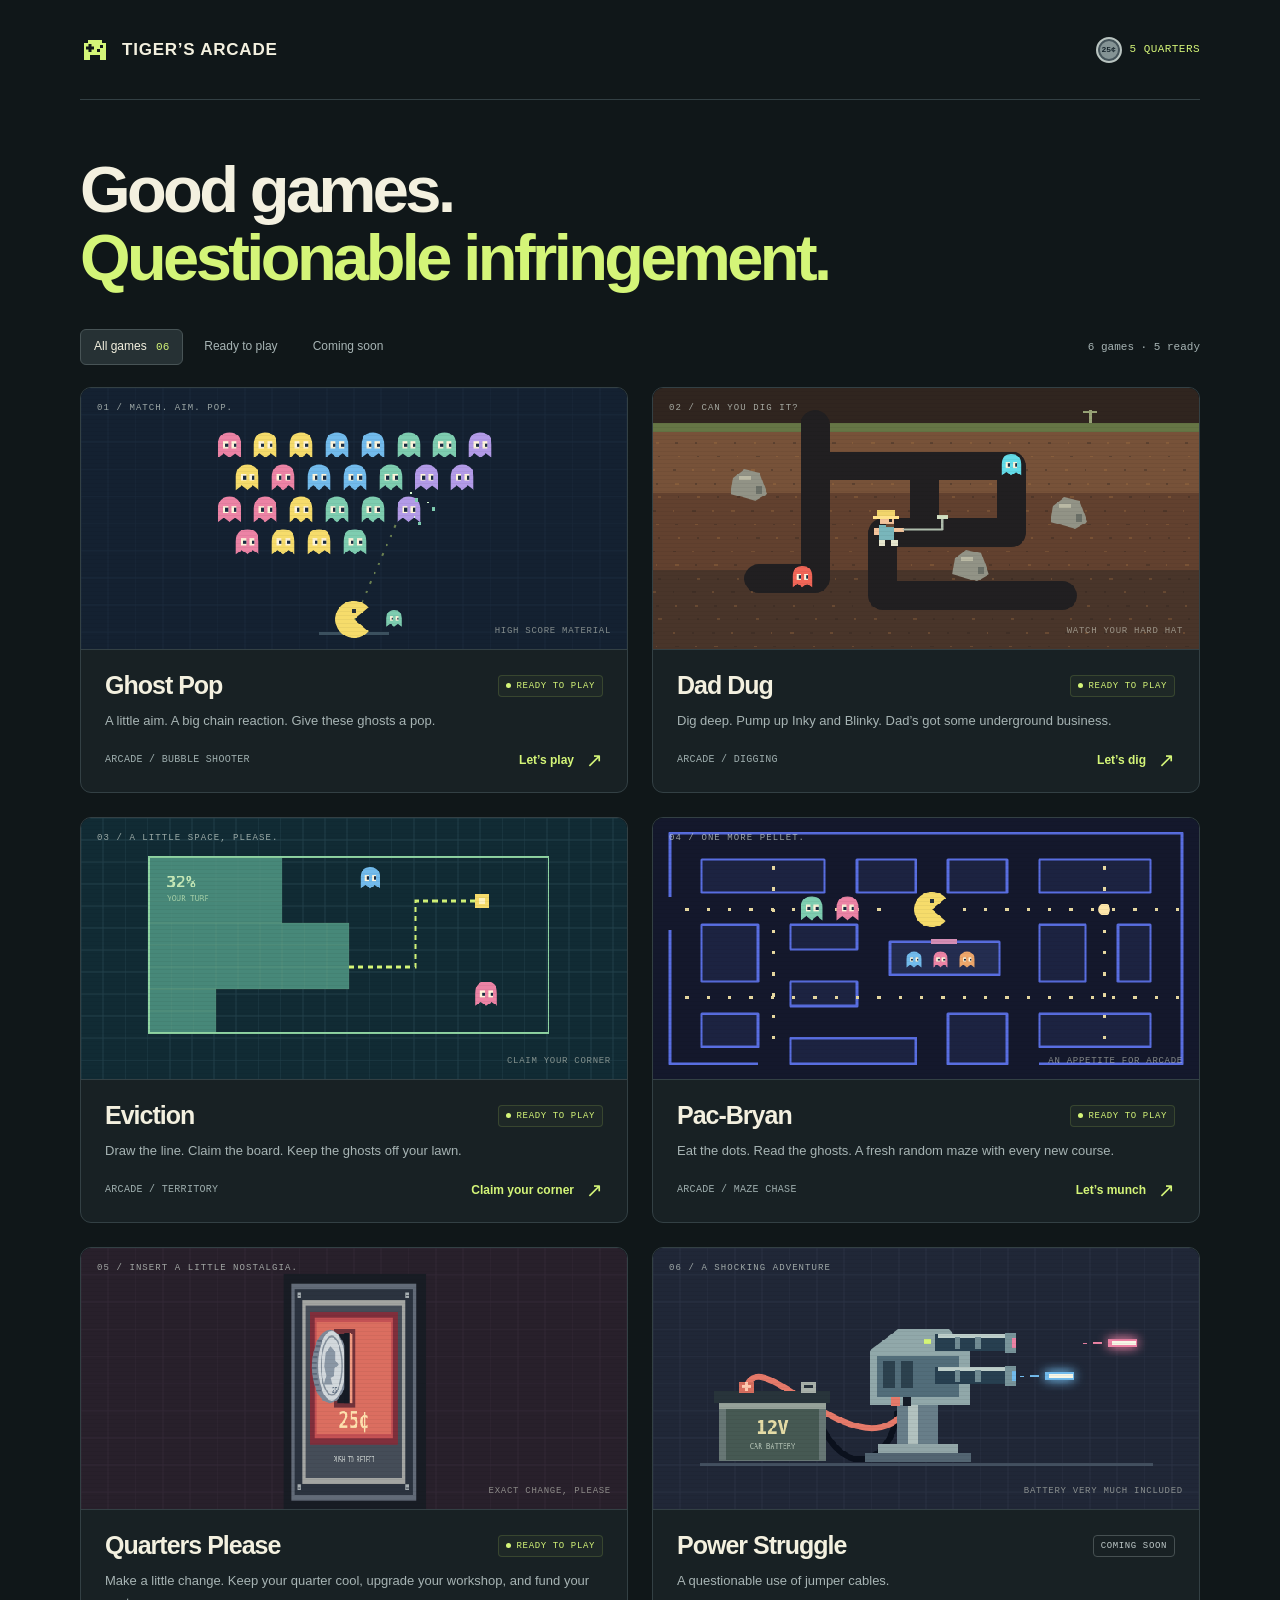
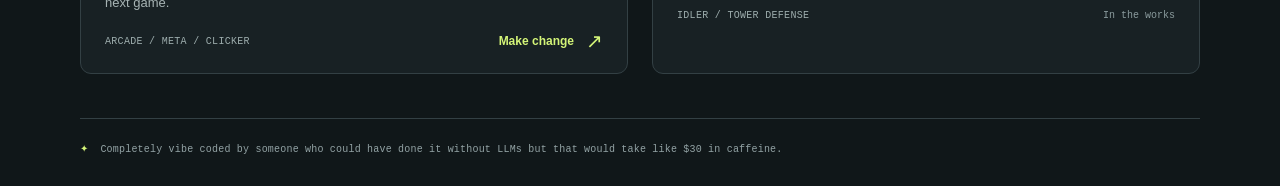
<file: index.html>
<!doctype html>
<html lang="en">
<head>
  <meta charset="utf-8">
  <meta name="viewport" content="width=device-width, initial-scale=1">
  <meta name="theme-color" content="#101719">
  <meta name="description" content="Good games. Questionable infringement. Play Ghost Pop, Dad Dug, Eviction, Pac-Bryan, and Quarters Please. Power Struggle is coming soon.">
  <title>Tiger’s Arcade</title>
  <style>
    :root{color-scheme:dark;--bg:#101719;--panel:#182124;--line:#334044;--text:#f3f0df;--muted:#a7b4b4;--lime:#d4f578;font-family:Arial,Helvetica,sans-serif;background:var(--bg);color:var(--text)}
    *{box-sizing:border-box}body{margin:0}button,a{-webkit-tap-highlight-color:transparent}button{font:inherit}a{color:inherit}button:focus-visible,a:focus-visible{outline:3px solid var(--lime);outline-offset:6px}[hidden]{display:none!important}
    .wrap{width:min(1120px,calc(100% - 64px));margin:auto}.topbar{height:100px;display:flex;align-items:center;justify-content:space-between;border-bottom:1px solid var(--line);gap:20px}.brand{display:flex;align-items:center;gap:12px;font-size:17px;font-weight:800;letter-spacing:.045em}.brand-icon{width:30px;height:30px;color:var(--lime)}.mono{font-family:Consolas,'Courier New',monospace}.top-note{font-size:11px;color:var(--muted);letter-spacing:.08em;display:flex;align-items:center;gap:9px}.light{width:6px;height:6px;border-radius:50%;background:var(--lime);box-shadow:0 0 10px #d4f540}
    .intro{padding:56px 0 38px;display:flex;justify-content:space-between;align-items:flex-end;gap:30px}.eyebrow{font-size:11px;color:var(--lime);letter-spacing:.16em;margin:0 0 16px;text-transform:uppercase}h1{font-size:clamp(38px,5.2vw,65px);line-height:1.04;letter-spacing:-.055em;margin:0;font-weight:800}h1 span{color:var(--lime)}.intro-copy{max-width:265px;margin:0 0 4px;color:var(--muted);font-size:14px;line-height:1.7}.intro-copy strong{color:var(--text);font-weight:400}
    .library-bar{display:flex;justify-content:space-between;align-items:center;gap:18px;margin-bottom:22px}.filters{display:flex;gap:7px;flex-wrap:wrap}.filter{border:1px solid transparent;color:var(--muted);background:transparent;border-radius:6px;padding:9px 13px;cursor:pointer;font-size:12px;line-height:1.3}.filter:hover{color:var(--text);background:#222d30}.filter[aria-pressed=true]{color:var(--text);border-color:#485456;background:#263134}.filter .count{margin-left:6px;color:var(--lime);font-size:11px}.game-count{font-size:11px;color:var(--muted);white-space:nowrap}
    .grid{display:grid;grid-template-columns:repeat(2,minmax(0,1fr));gap:24px}.card{background:var(--panel);border:1px solid var(--line);border-radius:11px;overflow:hidden;position:relative;transition:border-color .2s,transform .2s}.card.playable:hover{transform:translateY(-3px);border-color:var(--lime)}.card-link{display:block;text-decoration:none;height:100%}.card-link:focus-visible{outline-offset:-4px;border-radius:10px}.scene{position:relative;overflow:hidden;aspect-ratio:2.08;background:#0b1219;border-bottom:1px solid var(--line)}canvas{display:block;width:100%;height:100%;image-rendering:pixelated}.scene::after{content:"";position:absolute;inset:0;pointer-events:none;background:repeating-linear-gradient(transparent 0 3px,#0000000c 3px 4px)}.scene-label{position:absolute;top:15px;left:16px;font-size:9px;letter-spacing:.12em;color:#dde7dfad}.scene-corner{position:absolute;bottom:13px;right:16px;font-size:9px;letter-spacing:.08em;color:#e9eddd88}.card-body{padding:21px 24px 22px}.card-heading{display:flex;align-items:center;justify-content:space-between;gap:12px}h2{margin:0;font-size:25px;letter-spacing:-.04em}.status{display:inline-flex;align-items:center;gap:6px;font-size:9px;letter-spacing:.07em;text-transform:uppercase;white-space:nowrap;color:#bec9c9;border:1px solid #465052;border-radius:4px;padding:5px 7px}.status.ready{color:var(--lime);border-color:#758d434d;background:#c7ed6f09}.status.ready::before{content:"";width:5px;height:5px;border-radius:50%;background:currentColor}.description{font-size:13px;color:var(--muted);line-height:1.65;margin:10px 0 18px}.card-bottom{display:flex;align-items:center;justify-content:space-between;gap:15px}.genre{color:#9dadad;font-size:10px;letter-spacing:.03em}.play-cta{font-size:12px;font-weight:700;color:var(--lime);display:flex;align-items:center;gap:12px}.arrow{font-size:20px;font-weight:400;line-height:1;transition:transform .2s}.card-link:hover .arrow{transform:translateX(4px)}.soon-note{font-size:10px;color:#8a9b9d}.working-title{font-size:10px;line-height:1.5;color:#a7b4b4;margin:0 0 12px}.footer{display:flex;align-items:center;justify-content:space-between;gap:20px;border-top:1px solid var(--line);margin-top:44px;padding:23px 0 28px;color:#93a3a5;font-size:10px;line-height:1.6;letter-spacing:.02em}.footer .coin{color:var(--lime);margin-right:6px}
    @media(min-width:1500px){.wrap{width:min(1240px,calc(100% - 100px))}}
    @media(max-width:700px){.wrap{width:calc(100% - 36px)}.topbar{height:78px}.brand{font-size:14px;gap:8px}.brand-icon{width:25px;height:25px}.top-note{font-size:9px;letter-spacing:0}.intro{padding:36px 0 28px;display:block}.intro-copy{max-width:330px;margin:20px 0 0;font-size:13px}.grid{grid-template-columns:1fr;gap:20px}.library-bar{align-items:flex-start;gap:8px}.filter{padding:8px 9px;font-size:11px}.game-count{padding-top:9px;font-size:10px}.filters{gap:2px}.card-body{padding:19px 20px}.footer{margin-top:30px;align-items:flex-start}h2{font-size:24px}}
    @media(max-width:370px){.top-note{display:none}.game-count{display:none}.card-heading{gap:6px}.status{font-size:8px}}
    @media(prefers-reduced-motion:reduce){*,*::before,*::after{transition:none!important;scroll-behavior:auto!important}}
  </style>
<link rel="stylesheet" href="arcade.css">
</head>
<body>
  <div class="wrap">
    <header class="topbar">
      <div class="brand"><svg class="brand-icon" viewBox="0 0 30 30" fill="none" aria-hidden="true"><path d="M8 5h14v3h4v17h-6v-5H10v5H4V8h4V5Z" fill="currentColor"/><path d="M10 9v8M6 13h8" stroke="#101719" stroke-width="3"/><path d="M20 10h3v3h-3zM17 14h3v3h-3z" fill="#101719"/></svg> TIGER’S ARCADE</div>
      <span data-arcade-wallet></span>
    </header>
    <main>
      <section class="intro" aria-labelledby="page-title">
        <h1 id="page-title">Good games.<br><span>Questionable infringement.</span></h1>
      </section>
      <div class="library-bar">
        <div class="filters" role="group" aria-label="Filter games">
          <button class="filter" data-filter="all" aria-pressed="true">All games <span class="count mono">06</span></button>
          <button class="filter" data-filter="ready" aria-pressed="false">Ready to play</button>
          <button class="filter" data-filter="soon" aria-pressed="false">Coming soon</button>
        </div>
        <span class="game-count mono" id="game-count" role="status">6 games · 5 ready</span>
      </div>
      <section class="grid" aria-label="Games">
        <article class="card playable" data-status="ready">
          <a class="card-link" href="ghost-pop" aria-label="Play Ghost Pop">
            <div class="scene"><canvas id="ghost-scene" width="640" height="308" role="img" aria-label="Colorful rows of ghosts above a yellow launcher aiming a shot"></canvas><span class="scene-label mono" aria-hidden="true">01 / MATCH. AIM. POP.</span><span class="scene-corner mono" aria-hidden="true">HIGH SCORE MATERIAL</span></div>
            <div class="card-body"><div class="card-heading"><h2>Ghost Pop</h2><span class="status ready mono">Ready to play</span></div><p class="description">A little aim. A big chain reaction. Give these ghosts a pop.</p><div class="card-bottom"><span class="genre mono">ARCADE / BUBBLE SHOOTER</span><span class="play-cta">Let’s play <span class="arrow" aria-hidden="true">↗</span></span></div></div>
          </a>
        </article>
        <article class="card playable" data-status="ready">
          <a class="card-link" href="dad-dug" aria-label="Play Dad Dug">
          <div class="scene"><canvas id="dad-scene" width="640" height="308" role="img" aria-label="A helmeted dad digs tunnels through layers of earth, surrounded by rocks, Inky, and Blinky"></canvas><span class="scene-label mono" aria-hidden="true">02 / CAN YOU DIG IT?</span><span class="scene-corner mono" aria-hidden="true">WATCH YOUR HARD HAT</span></div>
          <div class="card-body"><div class="card-heading"><h2>Dad Dug</h2><span class="status ready mono">Ready to play</span></div><p class="description">Dig deep. Pump up Inky and Blinky. Dad’s got some underground business.</p><div class="card-bottom"><span class="genre mono">ARCADE / DIGGING</span><span class="play-cta">Let’s dig <span class="arrow" aria-hidden="true">↗</span></span></div></div>
          </a>
        </article>
        <article class="card playable" data-status="ready">
          <a class="card-link" href="eviction" aria-label="Play Eviction">
          <div class="scene"><canvas id="turf-scene" width="640" height="308" role="img" aria-label="A glowing green trail claims territory on a blue grid while ghosts roam the open area"></canvas><span class="scene-label mono" aria-hidden="true">03 / A LITTLE SPACE, PLEASE.</span><span class="scene-corner mono" aria-hidden="true">CLAIM YOUR CORNER</span></div>
          <div class="card-body"><div class="card-heading"><h2>Eviction</h2><span class="status ready mono">Ready to play</span></div><p class="description">Draw the line. Claim the board. Keep the ghosts off your lawn.</p><div class="card-bottom"><span class="genre mono">ARCADE / TERRITORY</span><span class="play-cta">Claim your corner <span class="arrow" aria-hidden="true">↗</span></span></div></div>
          </a>
        </article>
        <article class="card playable" data-status="ready">
          <a class="card-link" href="pac-bryan" aria-label="Play Pac-Bryan">
          <div class="scene"><canvas id="pac-scene" width="640" height="308" role="img" aria-label="Yellow Pac-Bryan munches pellets in a blue neon maze with colorful ghosts in pursuit"></canvas><span class="scene-label mono" aria-hidden="true">04 / ONE MORE PELLET.</span><span class="scene-corner mono" aria-hidden="true">AN APPETITE FOR ARCADE</span></div>
          <div class="card-body"><div class="card-heading"><h2>Pac-Bryan</h2><span class="status ready mono">Ready to play</span></div><p class="description">Eat the dots. Read the ghosts. A fresh random maze with every new course.</p><div class="card-bottom"><span class="genre mono">ARCADE / MAZE CHASE</span><span class="play-cta">Let’s munch <span class="arrow" aria-hidden="true">↗</span></span></div></div>
          </a>
        </article>
        <article class="card playable" data-status="ready" id="quarters-please">
          <a class="card-link" href="quarters-please.html" aria-label="Open Quarters Please">
          <div class="scene"><canvas id="quarters-scene" width="640" height="308" role="img" aria-label="A silver quarter entering the tall vertical slot of a narrow red and gray 25-cent arcade coin mechanism"></canvas><span class="scene-label mono" aria-hidden="true">05 / INSERT A LITTLE NOSTALGIA.</span><span class="scene-corner mono" aria-hidden="true">EXACT CHANGE, PLEASE</span></div>
          <div class="card-body"><div class="card-heading"><h2>Quarters Please</h2><span class="status ready mono">Ready to play</span></div><p class="description">Make a little change. Keep your quarter cool, upgrade your workshop, and fund your next game.</p><div class="card-bottom"><span class="genre mono">ARCADE / META / CLICKER</span><span class="play-cta">Make change <span class="arrow" aria-hidden="true">↗</span></span></div></div>
          </a>
        </article>
        <article class="card" data-status="soon">
          <div class="scene"><canvas id="power-scene" width="640" height="308" role="img" aria-label="A two-barrel laser turret wired to the positive and negative terminals of a 12-volt car battery fires two laser pulses, with the earlier upper pulse farther ahead than the lower one"></canvas><span class="scene-label mono" aria-hidden="true">06 / A SHOCKING ADVENTURE</span><span class="scene-corner mono" aria-hidden="true">BATTERY VERY MUCH INCLUDED</span></div>
          <div class="card-body"><div class="card-heading"><h2>Power Struggle</h2><span class="status mono">Coming soon</span></div><p class="description">A questionable use of jumper cables.</p><div class="card-bottom"><span class="genre mono">IDLER / TOWER DEFENSE</span><span class="soon-note mono">In the works</span></div></div>
        </article>
      </section>
    </main>
    <footer class="footer mono"><span><span class="coin" aria-hidden="true">✦</span> Completely vibe coded by someone who could have done it without LLMs but that would take like $30 in caffeine.</span></footer>
  </div>
  <script src="arcade.js"></script>
<script>
    // All artwork is drawn locally. Navigation uses extensionless hosting routes.
    const colors={yellow:'#f6dc6b',pink:'#ec83a5',blue:'#72bbec',mint:'#7ecdb0',purple:'#b39be8',orange:'#eda66a'};
    function setup(id,bg){const c=document.getElementById(id).getContext('2d');c.fillStyle=bg;c.fillRect(0,0,640,308);return c}
    function rect(c,x,y,w,h,color){c.fillStyle=color;c.fillRect(x,y,w,h)}
    function ghost(c,x,y,color,s=1){c.save();c.translate(x,y);c.scale(s,s);c.fillStyle=color;c.beginPath();c.moveTo(-16,16);c.lineTo(-16,-3);c.quadraticCurveTo(-16,-20,0,-20);c.quadraticCurveTo(16,-20,16,-3);c.lineTo(16,16);c.lineTo(8,10);c.lineTo(0,16);c.lineTo(-8,10);c.closePath();c.fill();rect(c,-9,-7,7,10,'#fff6dc');rect(c,3,-7,7,10,'#fff6dc');rect(c,-6,-4,4,5,'#192b42');rect(c,6,-4,4,5,'#192b42');c.restore()}
    function pac(c,x,y,r=19){c.fillStyle=colors.yellow;c.beginPath();c.moveTo(x,y);c.arc(x,y,r,.22*Math.PI,1.78*Math.PI);c.closePath();c.fill();rect(c,x-2,y-12,4,4,'#26313a')}
    function grid(c,x,y,w,h,step,color){c.strokeStyle=color;c.lineWidth=1;c.beginPath();for(let i=x;i<=x+w;i+=step){c.moveTo(i,y);c.lineTo(i,y+h)}for(let j=y;j<=y+h;j+=step){c.moveTo(x,j);c.lineTo(x+w,j)}c.stroke()}
    {
      const c=setup('ghost-scene','#142131');
      grid(c,0,0,640,308,32,'#1a2b3c');
      const rows=[[0,1,1,2,2,3,3,4],[1,0,2,2,3,4,4],[0,0,1,3,3,4],[0,1,1,3]];
      const palette=[colors.pink,colors.yellow,colors.blue,colors.mint,colors.purple];
      rows.forEach((row,r)=>row.forEach((color,col)=>ghost(c,174+col*42+(r%2)*21,69+r*38,palette[color],.83)));
      c.strokeStyle='#d4f57875';c.lineWidth=2;c.setLineDash([3,9]);c.beginPath();c.moveTo(320,275);c.lineTo(369,161);c.stroke();c.setLineDash([]);
      [[395,158],[411,141],[391,130]].forEach(([x,y],i)=>{rect(c,x,y,4,4,colors.mint);rect(c,x-5,y-7,2,2,'#d5f8cf')});
      rect(c,279,288,82,4,'#3b505e');pac(c,320,273,22);ghost(c,367,273,colors.mint,.55);
    }
    {
      const c=setup('dad-scene','#30251f');
      rect(c,0,41,640,11,'#667645');rect(c,0,52,640,72,'#775239');rect(c,0,124,640,91,'#62412f');rect(c,0,215,640,93,'#49352a');
      for(let y=64;y<308;y+=16)for(let x=0;x<640;x+=23){const n=(x*7+y*11)%13;rect(c,x+(y%3)*3,y,n%3+2,2,n<6?'#b17a454b':'#30251f5c')}
      c.strokeStyle='#211f21';c.lineWidth=34;c.lineJoin='round';c.lineCap='round';c.beginPath();c.moveTo(190,43);c.lineTo(190,92);c.lineTo(420,92);c.lineTo(420,171);c.lineTo(269,171);c.lineTo(269,245);c.lineTo(480,245);c.moveTo(318,92);c.lineTo(318,171);c.moveTo(190,92);c.lineTo(190,225);c.lineTo(124,225);c.stroke();
      function rock(x,y){c.fillStyle='#929386';c.beginPath();c.moveTo(x-20,y+9);c.lineTo(x-17,y-10);c.lineTo(x-4,y-20);c.lineTo(x+14,y-16);c.lineTo(x+23,y+9);c.lineTo(x+9,y+17);c.closePath();c.fill();rect(c,x-10,y-12,14,5,'#bab9a4');rect(c,x+10,y,7,9,'#6b7068')}
      rock(111,116);rock(371,211);rock(486,149);ghost(c,420,92,'#63dce8',.7);ghost(c,175,224,'#f16657',.7);
      // Hard hat, face, overalls, boots, and a hose.
      rect(c,266,150,17,11,'#f3c39b');rect(c,262,144,22,8,'#f1d56b');rect(c,258,151,30,4,'#ffe38b');rect(c,265,162,18,17,'#79b6bb');rect(c,259,165,6,9,'#f3c39b');rect(c,282,165,12,5,'#f3c39b');rect(c,265,179,7,7,'#e7e6ce');rect(c,279,179,8,7,'#e7e6ce');rect(c,277,155,3,3,'#292827');rect(c,273,161,10,3,'#6a4933');
      c.strokeStyle='#afbdad';c.lineWidth=3;c.beginPath();c.moveTo(294,167);c.lineTo(339,167);c.lineTo(339,155);c.stroke();rect(c,333,150,13,5,'#d1dfc1');
      rect(c,511,26,3,15,'#99a477');rect(c,504,27,17,3,'#99a477');
    }
    {
      const c=setup('turf-scene','#112b34');grid(c,0,0,640,308,26,'#23414a');
      c.fillStyle='#478879';c.beginPath();c.moveTo(80,46);c.lineTo(236,46);c.lineTo(236,124);c.lineTo(314,124);c.lineTo(314,202);c.lineTo(158,202);c.lineTo(158,254);c.lineTo(80,254);c.closePath();c.fill();
      grid(c,80,46,156,78,26,'#669c832f');grid(c,80,124,234,78,26,'#91b88726');grid(c,80,202,78,52,26,'#91b88726');
      c.strokeStyle='#8fd4a2';c.lineWidth=2;c.strokeRect(80,46,468,208);
      c.strokeStyle='#d4f578';c.lineWidth=3;c.setLineDash([6,5]);c.beginPath();c.moveTo(314,176);c.lineTo(392,176);c.lineTo(392,98);c.lineTo(470,98);c.stroke();c.setLineDash([]);
      rect(c,462,90,16,16,colors.yellow);rect(c,466,94,8,8,'#fff2ba');ghost(c,475,209,colors.pink,.8);ghost(c,339,72,colors.blue,.7);
      c.fillStyle='#c5e8b7';c.font='bold 19px Consolas,monospace';c.fillText('32%',100,82);c.font='9px Consolas,monospace';c.fillStyle='#c5e8b7b0';c.fillText('YOUR TURF',101,98);
    }
    {
      const c=setup('pac-scene','#14182c');
      c.strokeStyle='#596ee1';c.lineWidth=3;c.lineJoin='round';
      const blocks=[[57,49,144,39],[239,49,69,39],[346,49,69,39],[453,49,130,39],[57,126,66,67],[161,126,78,29],[453,126,54,67],[545,126,38,67],[161,193,78,29],[57,231,66,39],[161,260,147,30],[346,231,69,59],[453,231,130,39]];
      blocks.forEach(([x,y,w,h])=>{c.fillStyle='#1c2341';c.fillRect(x,y,w,h);c.strokeRect(x,y,w,h)});
      c.beginPath();c.moveTo(20,93);c.lineTo(20,18);c.lineTo(620,18);c.lineTo(620,290);c.lineTo(453,290);c.moveTo(20,132);c.lineTo(20,290);c.lineTo(123,290);c.stroke();
      // A continuous pellet corridor, with a cleared stretch behind Bryan.
      for(let x=38;x<620;x+=25){if(x<287||x>360)rect(c,x,106,4,4,'#e8d9a1');rect(c,x,210,4,4,'#e8d9a1')}
      for(let y=57;y<270;y+=25){rect(c,139,y,4,4,'#e8d9a1');rect(c,527,y,4,4,'#e8d9a1')}
      rect(c,278,146,128,39,'#242d50');c.strokeRect(278,146,128,39);rect(c,326,143,30,6,'#d48eb5');ghost(c,306,168,colors.blue,.53);ghost(c,337,168,colors.pink,.53);ghost(c,368,168,colors.orange,.53);
      pac(c,327,108,21);ghost(c,228,108,colors.pink,.78);ghost(c,186,108,colors.mint,.78);
      c.fillStyle='#ffe7aa';c.beginPath();c.arc(529,108,7,0,Math.PI*2);c.fill();
    }
    {
      const c=setup('quarters-scene','#28202b');
      grid(c,0,0,640,308,32,'#322936');
      // A tall, narrow arcade coin mechanism.
      c.save();c.translate(-87,-8);c.scale(.72,1.08);c.translate(130,0);
      // Arcade cabinet, metal coin-door surround, and illuminated reject button.
      rect(c,321,36,231,272,'#181c24');rect(c,333,46,204,237,'#626b78');rect(c,339,52,192,225,'#2b333f');
      rect(c,351,64,168,201,'#a4a6a3');rect(c,357,70,156,189,'#454d58');
      rect(c,364,77,142,145,'#802f3c');rect(c,371,84,128,131,'#c45154');rect(c,375,88,120,123,'#db6e60');
      rect(c,402,96,35,86,'#72323a');rect(c,408,101,23,76,'#171c26');rect(c,430,101,3,76,'#f39c83');
      c.textAlign='center';c.font='bold 27px Consolas,monospace';c.fillStyle='#ffe1ae';c.fillText('25¢',435,205);
      c.font='8px Consolas,monospace';c.fillStyle='#d1d7d5';c.fillText('PUSH TO REJECT',435,242);
      [[346,59],[522,59],[346,269],[522,269]].forEach(([x,y])=>{rect(c,x-3,y-3,6,6,'#a7afb2');rect(c,x-2,y,4,1,'#3e4753')});
      c.restore();
      c.save();c.translate(-87,-8);c.scale(.72,1.08);c.translate(130,0);
      c.save();c.translate(396,137);c.fillStyle='#7e8998';c.beginPath();c.ellipse(0,0,29,40,0,0,Math.PI*2);c.fill();
      c.fillStyle='#d2d8dc';c.beginPath();c.ellipse(3,-1,22,38,0,0,Math.PI*2);c.fill();c.strokeStyle='#86919d';c.lineWidth=2;c.beginPath();c.ellipse(3,-1,17,32,0,0,Math.PI*2);c.stroke();
      // The broad, ridged left edge faces the viewer as the right edge enters the slot.
      for(let y=-29;y<=29;y+=6)rect(c,-29*Math.sqrt(1-(y/40)**2),y,8,2,'#5d697a');
      // A small profile and denomination make the coin recognizable as a quarter.
      c.fillStyle='#8a97a5';c.beginPath();c.moveTo(-10,20);c.lineTo(-6,10);c.lineTo(-9,0);c.lineTo(-7,-15);c.lineTo(1,-22);c.lineTo(9,-16);c.lineTo(9,-7);c.lineTo(14,-2);c.lineTo(8,2);c.lineTo(7,10);c.lineTo(1,12);c.lineTo(4,20);c.closePath();c.fill();
      c.fillStyle='#647486';c.font='bold 8px Consolas,monospace';c.fillText('25',3,29);c.restore();
      // This lip occludes the coin's leading edge inside the mechanism.
      rect(c,419,100,9,77,'#151b25');rect(c,428,100,3,77,'#f39c83');
      c.restore();
    }
    {
      const c=setup('power-scene','#202737');grid(c,0,0,640,308,32,'#2a3344');
      rect(c,55,254,531,3,'#435060');
      // Red and black leads run all the way from the car battery to the turret.
      function cable(color,points){c.strokeStyle=color;c.lineWidth=7;c.lineCap='round';c.beginPath();c.moveTo(...points[0]);c.bezierCurveTo(...points[1],...points[2],...points[3]);c.stroke()}
      cable('#0b111d',[[182,166],[212,286],[279,259],[286,195]]);
      cable('#e67a6a',[[109,166],[124,105],[240,271],[298,190]]);
      rect(c,77,177,126,74,'#677775');rect(c,77,177,126,13,'#96a29a');rect(c,86,190,108,60,'#465953');
      rect(c,72,169,136,14,'#28343b');rect(c,101,158,17,13,'#d86f5f');rect(c,174,158,17,13,'#a9b1aa');
      rect(c,104,162,11,3,'#ffcab0');rect(c,108,158,3,11,'#ffcab0');rect(c,177,162,11,3,'#27313a');
      c.textAlign='center';c.font='bold 21px Consolas,monospace';c.fillStyle='#e5dca6';c.fillText('12V',140,219);c.font='8px Consolas,monospace';c.fillStyle='#b1c0b3';c.fillText('CAR BATTERY',140,237);
      // Swivel mount, armored housing, and two separate laser barrels.
      rect(c,248,242,125,11,'#536572');rect(c,264,231,94,11,'#92a6a8');rect(c,286,182,48,49,'#687e89');rect(c,299,182,12,49,'#b2c2bf');
      c.fillStyle='#91a8aa';c.beginPath();c.moveTo(254,121);c.lineTo(287,96);c.lineTo(347,96);c.lineTo(371,121);c.lineTo(371,185);c.lineTo(254,185);c.closePath();c.fill();
      rect(c,262,127,97,49,'#526d7a');rect(c,270,133,14,32,'#2c414e');rect(c,291,133,14,32,'#2c414e');
      [[112,colors.pink],[151,colors.blue]].forEach(([y,color])=>{rect(c,330,y-10,89,20,'#273f50');rect(c,334,y-10,79,4,'#bdceca');rect(c,354,y-7,6,14,'#718c94');rect(c,378,y-7,6,14,'#718c94');rect(c,413,y-12,13,24,'#78949a');rect(c,421,y-6,5,12,color)});
      rect(c,318,107,8,6,'#d4f578');rect(c,279,176,10,10,'#e67a6a');rect(c,293,176,10,10,'#151c28');
      // Upper shot fired first: it has traveled farther than the lower shot.
      [[550,112,colors.pink],[476,151,colors.blue]].forEach(([x,y,color])=>{
        c.save();c.shadowColor=color;c.shadowBlur=13;rect(c,x-17,y-5,34,10,color);rect(c,x-12,y-2,28,4,'#f7f7e7');c.restore();
        rect(c,x-34,y-1,10,2,color);rect(c,x-46,y,5,1,color);
      });
    }
    const filterButtons=document.querySelectorAll('[data-filter]');
    filterButtons.forEach(button=>button.addEventListener('click',()=>{
      const filter=button.dataset.filter;
      filterButtons.forEach(item=>item.setAttribute('aria-pressed',String(item===button)));
      document.querySelectorAll('[data-status]').forEach(card=>{card.hidden=filter!=='all'&&card.dataset.status!==filter});
      const ready=document.querySelectorAll('[data-status="ready"]').length;
      const soon=document.querySelectorAll('[data-status="soon"]').length;
      document.getElementById('game-count').textContent=filter==='all'?`${ready+soon} games · ${ready} ready`:filter==='ready'?`${ready} games ready`:`${soon} ${soon===1?'game':'games'} coming soon`;
    }));
  </script>
</body>
</html>
</file>
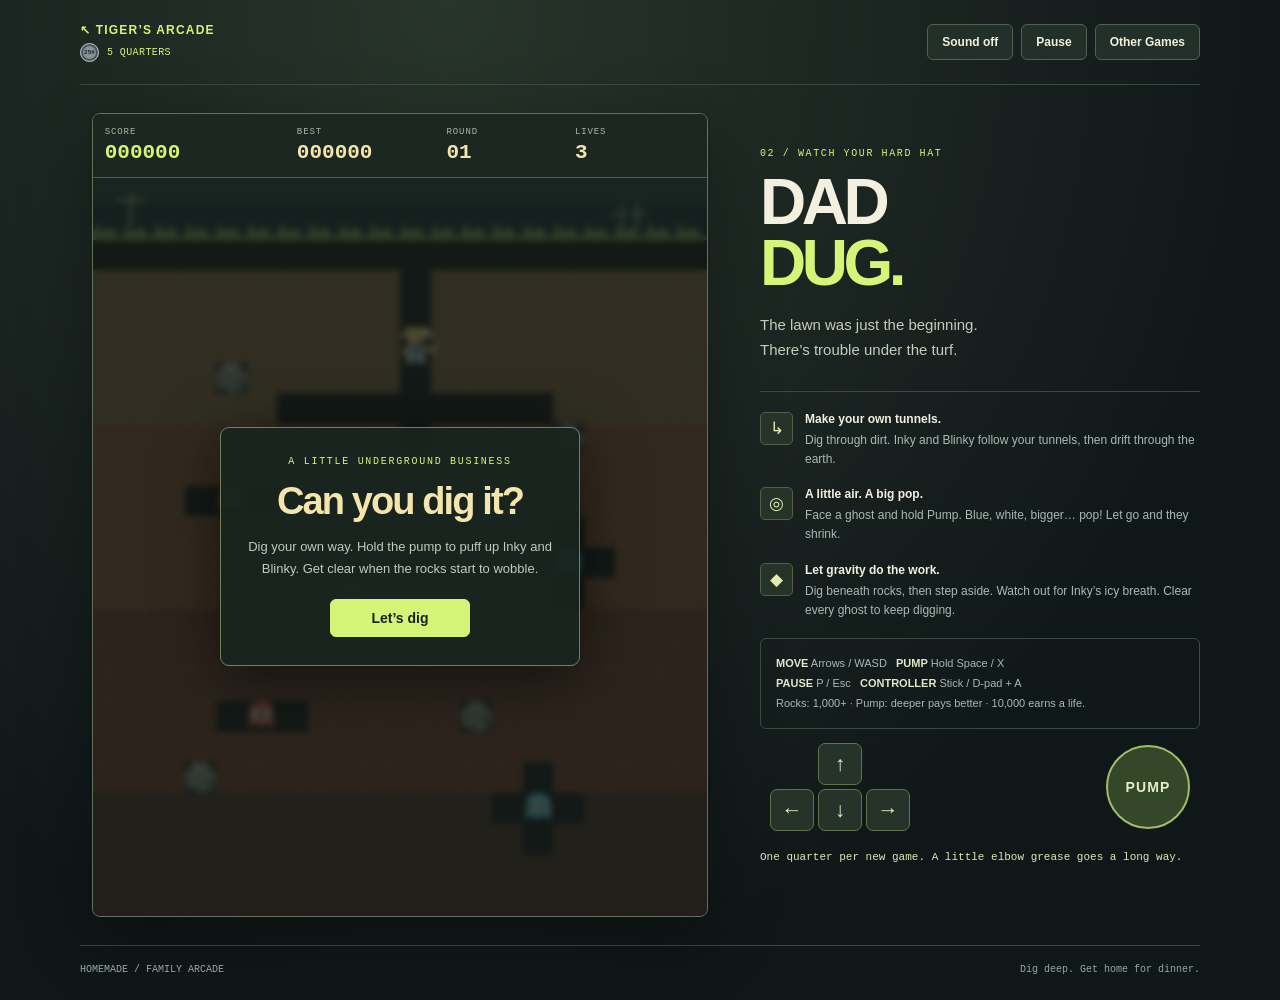
<file: dad-dug.html>
<!doctype html>
<html lang="en">
<head>
<meta charset="utf-8"><meta name="viewport" content="width=device-width,initial-scale=1,viewport-fit=cover">
<meta name="theme-color" content="#141b19"><meta name="description" content="Dig tunnels, pump up Inky and Blinky, and drop rocks in Dad Dug. A homemade family arcade game.">
<title>Dad Dug · Tiger’s Arcade</title>
<style>
 :root{color-scheme:dark;font-family:Arial,Helvetica,sans-serif;color:#f3f0df;background:#101719;--lime:#d4f578;--muted:#aab9b3;--line:#3b4942}*{box-sizing:border-box}body{margin:0;background:radial-gradient(ellipse at 35% 0,#28352a,transparent 70%),#101719}button,a{-webkit-tap-highlight-color:transparent;touch-action:manipulation}button{font:inherit;cursor:pointer}button:focus-visible,a:focus-visible,canvas:focus-visible{outline:3px solid var(--lime);outline-offset:4px}[hidden]{display:none!important}.shell{width:min(1120px,calc(100% - 48px));margin:auto}.topbar{height:85px;display:flex;justify-content:space-between;align-items:center;border-bottom:1px solid var(--line);gap:12px}.brand{font-size:12px;font-weight:bold;letter-spacing:.1em;color:var(--lime);text-decoration:none}.top-actions{display:flex;gap:8px}.button{border:1px solid #536153;border-radius:6px;background:#233029;color:#f3f0df;padding:10px 14px;text-decoration:none;font-size:12px;font-weight:bold}.button:hover{background:#344331}.button.primary{background:var(--lime);color:#18221a;border-color:var(--lime)}.mono{font-family:Consolas,'Courier New',monospace}.layout{display:grid;grid-template-columns:minmax(0,640px) minmax(240px,1fr);gap:40px;align-items:center;padding:28px 0}.cabinet{width:100%;max-width:min(640px,calc((100dvh - 160px)*.833333));margin:auto;border:1px solid #62715b;border-radius:8px;overflow:hidden;background:#161b1b;box-shadow:0 20px 70px #0005}.hud{display:grid;grid-template-columns:1.3fr 1fr .85fr .85fr;padding:13px 12px;gap:8px;background:#1c2721;border-bottom:1px solid #526046}.hud small{display:block;font:9px Consolas,monospace;letter-spacing:.1em;color:#aab9a5;margin-bottom:4px}.hud b{font:700 clamp(14px,2vw,21px) Consolas,monospace;font-variant-numeric:tabular-nums;color:#f4e5ad}.hud>div:first-child b{color:var(--lime)}.stage{position:relative;aspect-ratio:5/6}canvas{display:block;width:100%;height:100%;image-rendering:pixelated;touch-action:none}.overlay{position:absolute;inset:0;display:grid;place-items:center;padding:20px;background:#101715bf;backdrop-filter:blur(3px)}.panel{max-width:360px;width:100%;padding:28px 22px;background:#19241ff2;border:1px solid #71825b;border-radius:9px;text-align:center;box-shadow:0 12px 60px #0008}.panel .eyebrow{color:var(--lime);font:10px Consolas,monospace;letter-spacing:.17em}.panel h2{font-size:clamp(24px,4vw,38px);letter-spacing:-.05em;margin:13px 0;color:#f4e5ad}.panel p{font-size:13px;color:#c2caba;line-height:1.65;margin:12px 0 20px}.panel .button{font-size:14px;min-width:140px}.panel .secondary-action{display:block;margin:12px auto 0}.rail .eyebrow{font:10px Consolas,monospace;letter-spacing:.16em;color:var(--lime);margin:0 0 13px}h1{font-size:clamp(45px,5vw,70px);letter-spacing:-.07em;line-height:.95;margin:0 0 18px}h1 span{color:var(--lime)}.tagline{color:#c6ccbc;font-size:15px;line-height:1.7;margin:0 0 28px;max-width:300px}.guide{border-top:1px solid var(--line);padding-top:20px}.guide-row{display:flex;align-items:start;gap:12px;margin-bottom:18px}.badge{display:grid;place-items:center;flex:0 0 33px;height:33px;border:1px solid #526047;background:#263328;color:#e3eab2;border-radius:5px;font:17px Consolas,monospace}.guide-row strong{font-size:12px;display:block;margin:0 0 5px}.guide-row p{font-size:12px;line-height:1.6;color:var(--muted);margin:0}.keys{font-size:11px;line-height:1.8;color:var(--muted);padding:15px;border:1px solid var(--line);border-radius:6px}.keys b{color:#e1e7cd}.status{min-height:32px;font:11px/1.6 Consolas,monospace;color:#dceab5;margin:18px 0 0}.touch-controls{display:flex;justify-content:space-between;align-items:center;gap:15px;margin:14px auto;width:min(100%,420px);user-select:none;-webkit-user-select:none}.dpad{display:grid;grid-template-columns:repeat(3,44px);grid-template-rows:repeat(2,42px);gap:4px}.touch{touch-action:none;border:1px solid #64724c;background:#263328;color:#e3edc6;border-radius:7px;font-size:21px;font-weight:bold;user-select:none;-webkit-user-select:none}.touch.active,.touch:active{background:#d4f578;color:#18221a}.touch[data-control=up]{grid-column:2}.touch[data-control=left]{grid-column:1;grid-row:2}.touch[data-control=down]{grid-column:2;grid-row:2}.touch[data-control=right]{grid-column:3;grid-row:2}.pump{width:84px;height:84px;border-radius:50%;font-size:14px;letter-spacing:.08em;border:2px solid #a5bb6b;background:#344829}.footer{border-top:1px solid var(--line);padding:16px 0 22px;display:flex;justify-content:space-between;gap:12px;font:10px/1.5 Consolas,monospace;color:#98a89b}.storage{color:#f1c585;font-size:11px;line-height:1.6}.mobile-title{display:none}.sound[aria-pressed=true]{color:var(--lime)}
 @media(max-width:800px){.shell{width:calc(100% - 28px)}.topbar{height:66px}.layout{gap:20px;grid-template-columns:minmax(0,1fr) 225px;padding:20px 0}.rail h1{font-size:48px}.cabinet{max-width:640px}.tagline{font-size:13px;margin-bottom:20px}.guide-row{margin-bottom:13px}.guide-row p{font-size:11px}.keys{font-size:10px;padding:10px}.footer{font-size:9px}}
 @media(max-width:600px) and (orientation:portrait){.layout{display:block;padding:15px 0 0}.rail{margin:10px 0;display:flex;flex-direction:column}.rail h1,.rail>.eyebrow,.rail>.tagline{display:none}.guide{order:3;display:grid;grid-template-columns:1fr 1fr;gap:10px;padding-top:15px}.guide-row{gap:8px}.guide-row:last-child{grid-column:1/-1}.badge{flex-basis:27px;height:27px;font-size:15px}.mobile-title{display:block;font-size:17px;letter-spacing:-.04em;color:#e8ecce}.brand{font-size:0}.brand:after{content:'DAD DUG';font-size:16px;letter-spacing:-.03em}.top-actions .button{padding:8px 9px;font-size:10px}.cabinet{max-width:min(100%,calc((100dvh - 285px)*.833333))}.hud{padding:9px 8px}.hud small{font-size:8px}.hud b{font-size:15px}.touch-controls{order:1;margin:8px auto}.panel{padding:18px 14px}.panel p{font-size:12px;margin:9px 0 15px}.panel h2{font-size:28px;margin:9px 0}.panel .eyebrow{font-size:9px}.footer{margin-top:20px}.status{order:2;margin:8px 0}.keys{order:4;font-size:11px}.storage{order:5}}
 @media(orientation:landscape) and (max-height:600px){.topbar{height:46px}.layout{padding:10px 0;grid-template-columns:minmax(0,1fr) 270px;gap:25px}.cabinet{max-width:calc((100dvh - 140px)*.833333)}.hud{padding:8px}.hud small{font-size:8px}.hud b{font-size:14px}.rail h1{font-size:38px;margin-bottom:10px}.rail>.eyebrow,.tagline,.guide,.footer{display:none}.touch-controls{width:100%}.status{font-size:10px;margin-top:8px}.panel{padding:12px}.panel p{font-size:11px;margin:7px 0 12px}.panel h2{font-size:24px;margin:7px 0}.panel .button{padding:8px 12px;font-size:12px}}
</style>
<link rel="stylesheet" href="arcade.css">
</head>
<body>
<main class="shell">
 <header class="topbar"><div class="arcade-brand-group"><a class="brand" href="./">↖ TIGER’S ARCADE</a><span data-arcade-wallet></span></div><div class="top-actions"><button class="button sound" id="sound" aria-pressed="false">Sound off</button><button class="button" id="pause" disabled>Pause</button><a class="button" href="./">Other Games</a></div></header>
 <div class="layout">
  <section class="cabinet" aria-label="Dad Dug game">
   <div class="hud"><div><small>SCORE</small><b id="score">000000</b></div><div><small>BEST</small><b id="best">000000</b></div><div><small>ROUND</small><b id="round">01</b></div><div><small>LIVES</small><b id="lives">3</b></div></div>
   <div class="stage"><canvas id="canvas" width="640" height="768" tabindex="0" aria-label="Dad Dug playfield. Move with arrows or WASD. Hold Space to pump in the direction you face. P pauses."></canvas>
    <div class="overlay" id="overlay"><div class="panel"><div class="eyebrow mono" id="panelEyebrow">A LITTLE UNDERGROUND BUSINESS</div><h2 id="panelTitle">Can you dig it?</h2><p id="panelText">Dig your own way. Hold the pump to puff up Inky and Blinky. Get clear when the rocks start to wobble.</p><button class="button primary" id="play">Let’s dig</button><button class="button secondary-action" id="restart" hidden>New game</button></div></div>
   </div>
  </section>
  <aside class="rail"><p class="eyebrow">02 / WATCH YOUR HARD HAT</p><h1>DAD<br><span>DUG.</span></h1><p class="tagline">The lawn was just the beginning.<br>There’s trouble under the turf.</p>
   <div class="guide"><div class="guide-row"><span class="badge" aria-hidden="true">↳</span><div><strong>Make your own tunnels.</strong><p>Dig through dirt. Inky and Blinky follow your tunnels, then drift through the earth.</p></div></div><div class="guide-row"><span class="badge" aria-hidden="true">◎</span><div><strong>A little air. A big pop.</strong><p>Face a ghost and hold Pump. Blue, white, bigger… pop! Let go and they shrink.</p></div></div><div class="guide-row"><span class="badge" aria-hidden="true">◆</span><div><strong>Let gravity do the work.</strong><p>Dig beneath rocks, then step aside. Watch out for Inky’s icy breath. Clear every ghost to keep digging.</p></div></div></div>
   <div class="keys"><b>MOVE</b> Arrows / WASD &nbsp; <b>PUMP</b> Hold Space / X<br><b>PAUSE</b> P / Esc &nbsp; <b>CONTROLLER</b> Stick / D-pad + A<br>Rocks: 1,000+ · Pump: deeper pays better · 10,000 earns a life.</div>
   <div class="touch-controls" aria-label="Touch controls"><div class="dpad"><button class="touch" data-control="up" aria-label="Move up">↑</button><button class="touch" data-control="left" aria-label="Move left">←</button><button class="touch" data-control="down" aria-label="Move down">↓</button><button class="touch" data-control="right" aria-label="Move right">→</button></div><button class="touch pump" data-control="pump" aria-label="Hold to pump">PUMP</button></div>
   <p class="status" id="status" role="status" aria-live="polite">One quarter per new game. A little elbow grease goes a long way.</p><p class="storage" id="storageNote" hidden>Browser storage is unavailable. Your best score will last for this session.</p>
  </aside>
 </div>
 <footer class="footer"><span>HOMEMADE / FAMILY ARCADE</span><span>Dig deep. Get home for dinner.</span></footer>
</main>
<script src="arcade.js"></script>
<script>
(()=>{'use strict';
const $=id=>document.getElementById(id),canvas=$('canvas'),ctx=canvas.getContext('2d');
const TILE=32,COLS=20,ROWS=22,TOP=64,W=640,H=768,STEP=1/120;
const PUMP_INTERVAL=.27,PUMP_RETRACT=.16,PUMP_EXTEND_SPEED=120,GHOST_SPEED_FACTOR=1.2;
const DIRS={up:{c:0,r:-1},down:{c:0,r:1},left:{c:-1,r:0},right:{c:1,r:0}};
const input=new Map(),touches=new Map();
const center=(c,r)=>({x:c*TILE+16,y:TOP+r*TILE+16});
const valid=(c,r)=>c>=0&&c<COLS&&r>=0&&r<ROWS;
let state='menu',resumeState='playing',world,time=0,last=performance.now(),accumulator=0,sound=false,audio=null,best=0,gamepadPause=false,gamepadSelect=false,padNeedsRelease=false,focused=document.hasFocus();
try{best=Math.max(0,Math.floor(Number(localStorage.getItem('dadDug.best.v1'))||0));if(!Number.isFinite(best))best=0}catch{$('storageNote').hidden=false}
function persist(){try{localStorage.setItem('dadDug.best.v1',String(best))}catch{$('storageNote').hidden=false}}
function tone(freq=300,duration=.08,type='square',volume=.035){if(!sound)return;try{audio??=new (window.AudioContext||window.webkitAudioContext)();if(audio.state==='suspended')audio.resume().catch(()=>{});const o=audio.createOscillator(),g=audio.createGain();o.type=type;o.frequency.setValueAtTime(freq,audio.currentTime);o.frequency.exponentialRampToValueAtTime(Math.max(30,freq*.5),audio.currentTime+duration);g.gain.setValueAtTime(volume,audio.currentTime);g.gain.exponentialRampToValueAtTime(.001,audio.currentTime+duration);o.connect(g);g.connect(audio.destination);o.start();o.stop(audio.currentTime+duration)}catch{}}
function entity(c,r,extra={}){return {c,r,...center(c,r),target:null,dir:'right',...extra}}
function setStatus(message){$('status').textContent=message}
function sync(){const w=world;$('score').textContent=String(w.score).padStart(6,'0');$('best').textContent=String(best).padStart(6,'0');$('round').textContent=String(w.round).padStart(2,'0');$('lives').textContent=w.lives;$('pause').disabled=!['playing','dying','clearing','paused'].includes(state);$('pause').textContent=state==='paused'?'Resume':'Pause'}
function clearInput(){input.clear();touches.clear();for(const b of document.querySelectorAll('.touch'))b.classList.remove('active')}
function overlay(eyebrow,title,text,button,restart=false){$('panelEyebrow').textContent=eyebrow;$('panelTitle').textContent=title;$('panelText').textContent=text;$('play').textContent=button;$('restart').hidden=!restart;$('overlay').hidden=false;$('play').focus({preventScroll:true})}
function openCell(c,r){if(valid(c,r))world.dirt[r][c]=false}
function carveLine(c,r,c2,r2){while(c!==c2||r!==r2){openCell(c,r);c+=Math.sign(c2-c);r+=Math.sign(r2-r)}openCell(c,r)}
function loadRound(){
 const w=world;w.dirt=Array.from({length:ROWS},(_,r)=>Array(COLS).fill(r>0));w.rocks=[];w.ghosts=[];w.flames=[];w.particles=[];w.labels=[];w.bonus=null;w.dropped=0;w.pumpTimer=0;w.hose=null;w.transition=0;
 carveLine(10,0,10,6);carveLine(6,5,14,5);w.player=entity(10,3,{invulnerable:2});
 // Separate starting pockets leave the first move safely in the player's hands.
 const spawns=[[4,8],[15,10],[5,15],[14,18],[3,19],[16,5],[9,19],[17,15],[2,12],[12,12]];
 const count=Math.min(4+Math.floor((w.round-1)*.7),10);
 spawns.slice(0,count).forEach(([c,r],i)=>{carveLine(c-1,r,c+1,r);if(i%2)carveLine(c,r-1,c,r+1);w.ghosts.push(entity(c,r,{kind:i%2?'inky':'blinky',id:i,dir:c<10?'right':'left',inflation:0,lastPump:-99,phase:0,phaseIn:4+i*.85,breath:4+i,warning:0,dead:false}))});
 [[4,4],[15,6],[8,11],[12,15],[3,17]].forEach(([c,r],id)=>{openCell(c,r);w.rocks.push({id,c,r,...center(c,r),state:'rest',timer:0,distance:0,kills:0})});
 clearInput();setStatus('Round '+w.round+' · Clear the ghosts. Mind the rocks.');sync();
}
function start(){return Arcade.play(()=>{world={round:1,score:0,lives:3,nextLife:10000};state='playing';loadRound();$('overlay').hidden=true;canvas.focus({preventScroll:true});tone(480,.12)})}
function pause(){if(state==='paused'){state=resumeState;$('overlay').hidden=true;canvas.focus({preventScroll:true})}else if(['playing','dying','clearing'].includes(state)){resumeState=state;state='paused';clearInput();overlay('TAKE A BREATHER','Tools down.', 'Your tunnels will be right here when you get back.','Keep digging',true)}sync()}
function addScore(points,x,y,label){world.score+=points;if(world.score>best){best=world.score;persist()}while(world.score>=world.nextLife){world.nextLife+=10000;world.lives++;setStatus('Another hard hat! Extra life earned.');tone(900,.25,'triangle')}world.labels.push({x,y,text:label||'+'+points,life:1.4});sync()}
function rockAt(c,r,except=null){return world.rocks.some(a=>a!==except&&a.state!=='gone'&&a.c===c&&Math.abs((a.y-TOP-16)/TILE-r)<.85)}
function walkable(c,r,phase=false){return valid(c,r)&&!rockAt(c,r)&&(phase||!world.dirt[r][c])}
function beginMove(e,dir,dig=false,phase=false){const d=DIRS[dir],c=e.c+d.c,r=e.r+d.r;e.dir=dir;if(!valid(c,r)||rockAt(c,r)||(!dig&&!phase&&world.dirt[r][c]))return false;e.target={c,r,...center(c,r)};return true}
function move(e,speed,dt,dig=false){if(!e.target)return;const dx=e.target.x-e.x,dy=e.target.y-e.y,d=Math.hypot(dx,dy),step=speed*dt;if(dig){const c=Math.floor(e.x/TILE),r=Math.floor((e.y-TOP)/TILE);openCell(c,r)}if(d<=step){Object.assign(e,e.target);e.target=null;if(dig)openCell(e.c,e.r)}else{e.x+=dx/d*step;e.y+=dy/d*step}}
function direction(){return [...input.values()].filter(v=>v!=='pump').at(-1)}
function pumping(){return [...input.values()].includes('pump')}
function ghostPath(g){
 const p=world.player,queue=[{c:g.c,r:g.r,first:null}],seen=new Set([g.c+','+g.r]);
 for(let i=0;i<queue.length;i++){const n=queue[i];if(n.c===p.c&&n.r===p.r)return n.first;const dirs=Object.keys(DIRS).sort((a,b)=>{const da=DIRS[a],db=DIRS[b];return Math.abs(n.c+da.c-p.c)+Math.abs(n.r+da.r-p.r)-Math.abs(n.c+db.c-p.c)-Math.abs(n.r+db.r-p.r)});for(const dir of dirs){const d=DIRS[dir],c=n.c+d.c,r=n.r+d.r,k=c+','+r;if(!seen.has(k)&&walkable(c,r,g.phase>0)){seen.add(k);queue.push({c,r,first:n.first||dir})}}}return null;
}
function burst(x,y,color,count=14){for(let i=0;i<count;i++){const a=i/count*Math.PI*2;world.particles.push({x,y,vx:Math.cos(a)*(45+Math.random()*75),vy:Math.sin(a)*(45+Math.random()*75),life:.6+Math.random()*.3,color})}}
function killGhost(g,rock=null){if(g.dead)return;g.dead=true;burst(g.x,g.y,g.kind==='inky'?'#72e2ee':'#ff7767');if(rock){rock.kills++;addScore(rock.kills===1?1000:2000,g.x,g.y,rock.kills===1?'+1000 ROCK!':'+2000 DOUBLE!')}else addScore(200+Math.floor(g.r/6)*100,g.x,g.y);tone(650,.16,'triangle')}
function hoseLength(h,length){h.length=Math.max(0,length);const d=DIRS[h.dir];h.ex=h.x+d.c*h.length;h.ey=h.y+d.r*h.length}
function retractHose(h){h.phase='retracting';h.hit=false;h.life=PUMP_RETRACT;h.retractLength=h.length;world.pumpTimer=PUMP_INTERVAL}
function inflateGhost(g,h){world.pumpTimer=PUMP_INTERVAL;g.inflation++;g.lastPump=time;g.warning=0;tone(220+g.inflation*100,.055,'triangle',.025);if(g.inflation>=4){killGhost(g);retractHose(h)}}
function pump(dt){const w=world,p=w.player,d=DIRS[p.dir];w.pumpTimer-=dt;
 if(!pumping()||p.target){w.hose=null;return}
 if(w.hose?.dir!==p.dir)w.hose=null;
 if(w.hose?.phase==='retracting'){const h=w.hose;h.life-=dt;hoseLength(h,h.retractLength*Math.max(0,h.life/PUMP_RETRACT));if(h.life<=0)w.hose=null;return}
 if(w.hose?.phase==='attached'){const h=w.hose,g=w.ghosts.find(g=>g.id===h.ghostId&&!g.dead&&g.phase<=0);if(!g)retractHose(h);else if(w.pumpTimer<=0)inflateGhost(g,h);return}
 let reach=TILE*3.25;for(let n=1;n<=3;n++){const c=p.c+d.c*n,r=p.r+d.r*n;if(!valid(c,r)||w.dirt[r][c]||rockAt(c,r)){reach=(n-.5)*TILE;break}}
 if(!w.hose){if(w.pumpTimer>0)return;w.hose={x:p.x,y:p.y,dir:p.dir,phase:'extending',hit:false};hoseLength(w.hose,0);tone(130,.055,'triangle',.025);return}
 const h=w.hose,previous=h.length;hoseLength(h,Math.min(reach,h.length+PUMP_EXTEND_SPEED*dt));
 // Only the advancing tip can attach. The hose behind it and its return trip cannot catch ghosts.
 const targets=w.ghosts.filter(g=>!g.dead&&g.phase<=0).map(g=>({g,along:(g.x-p.x)*d.c+(g.y-p.y)*d.r,across:Math.abs((g.x-p.x)*d.r-(g.y-p.y)*d.c)})).filter(v=>v.along>0&&v.along>=previous-12&&v.along<=h.length+12&&v.along<reach+12&&v.across<21).sort((a,b)=>a.along-b.along);
 const target=targets[0];if(target){h.phase='attached';h.hit=true;h.ghostId=target.g.id;hoseLength(h,Math.min(reach,target.along));inflateGhost(target.g,h)}else if(h.length>=reach)retractHose(h);
}
function hurt(){if(state!=='playing'||world.player.invulnerable>0)return;state='dying';world.transition=1.25;world.hose=null;clearInput();world.lives--;burst(world.player.x,world.player.y,'#f6dc6b',24);tone(150,.45,'sawtooth');setStatus('Hard hat down.');sync()}
function respawn(){if(world.lives<=0){state='over';overlay('SHIFT COMPLETE','That’s a wrap.', 'You dug up '+world.score.toLocaleString()+' points and reached round '+world.round+'. Best on this browser: '+best.toLocaleString()+'.','Dig again');setStatus('One more round? Dinner can wait.');sync();return}
 world.player=entity(10,3,{invulnerable:3});carveLine(10,0,10,6);world.flames=[];world.hose=null;
 for(const g of world.ghosts.filter(g=>!g.dead)){g.inflation=0;g.warning=0;g.target=null;g.c=Math.floor(g.x/TILE);g.r=Math.floor((g.y-TOP)/TILE);Object.assign(g,center(g.c,g.r));if(Math.hypot(g.x-world.player.x,g.y-world.player.y)<TILE*5){g.c=g.id%2?15:4;g.r=12+g.id%5;Object.assign(g,center(g.c,g.r));openCell(g.c,g.r)}g.phaseIn=3+g.id*.6;g.phase=0}
 state='playing';setStatus('Back to work. You’ve got this.');sync();
}
function updateRocks(dt){const w=world;for(const a of w.rocks){if(a.state==='gone')continue;
 if(a.state==='rest'){const below=a.r+1;if(valid(a.c,below)&&!w.dirt[below][a.c]&&!rockAt(a.c,below,a)){a.state='shaking';a.timer=.85;tone(80,.1)}}
 else if(a.state==='shaking'){a.timer-=dt;if(a.timer<=0){a.state='falling';a.startY=a.y;w.dropped++;if(w.dropped===2)w.bonus={...center(10,8),life:12};}}
 else if(a.state==='falling'){
  const nextY=a.y+250*dt,c=a.c,r=Math.floor((nextY-TOP+14)/TILE);
  if(r>=ROWS||world.dirt[r][c]||w.rocks.some(b=>b!==a&&b.state!=='gone'&&b.state!=='falling'&&b.c===c&&Math.abs(b.y-nextY)<27)){a.state='breaking';a.timer=.3;burst(a.x,a.y,'#b6b498',10)}else{a.y=nextY;a.r=Math.floor((a.y-TOP)/TILE);a.distance=a.y-a.startY;
   for(const g of w.ghosts)if(!g.dead&&Math.abs(g.x-a.x)<24&&Math.abs(g.y-a.y)<27)killGhost(g,a);
   if(Math.abs(w.player.x-a.x)<23&&Math.abs(w.player.y-a.y)<27)hurt();}
 }else if(a.state==='breaking'){a.timer-=dt;if(a.timer<=0)a.state='gone'}
}}
function updateGhosts(dt){const w=world,p=w.player;for(const g of w.ghosts){if(g.dead)continue;
 if(g.inflation>0){if(time-g.lastPump>.85)g.inflation=Math.max(0,g.inflation-dt*1.25);continue}
 g.phaseIn-=dt;g.breath-=dt;
 // Once expired, retry every step so the next tunnel center cannot be missed.
 if(g.phase>0){g.phase-=dt;if(g.phase<=0&&(g.target||w.dirt[g.r][g.c]||rockAt(g.c,g.r)))g.phase=dt;if(g.phase<=0)g.phaseIn=Math.max(3,8-w.round*.3)}
 if(g.warning>0){g.warning-=dt;if(g.warning<=0){const d=DIRS[g.dir];let length=0;for(let n=1;n<=3;n++){if(!walkable(g.c+d.c*n,g.r))break;length=n*TILE}if(length)w.flames.push({x:g.x,y:g.y,dir:g.dir,length,life:.65});g.breath=6; tone(90,.18,'sawtooth',.02)}continue}
 if(!g.target){if(g.phaseIn<=0&&g.phase<=0){g.phase=2.8;g.phaseIn=8}
  if(g.kind==='inky'&&g.phase<=0&&g.breath<=0&&Math.abs(g.y-p.y)<18&&Math.abs(g.x-p.x)<TILE*4&&Math.abs(g.x-p.x)>TILE){g.dir=g.x<p.x?'right':'left';g.warning=.75;continue}
  const dir=ghostPath(g);if(dir)beginMove(g,dir,false,g.phase>0);
 }
 move(g,((g.phase>0?47:52)+Math.min(32,(w.round-1)*3))*GHOST_SPEED_FACTOR,dt);
 if(Math.hypot(g.x-p.x,g.y-p.y)<23)hurt();
}}
function update(dt){if(Arcade.dialogOpen)return;if(state==='paused'||state==='menu'||state==='over')return;time+=dt;const w=world;
 w.labels=w.labels.filter(a=>(a.life-=dt)>0);w.particles=w.particles.filter(a=>{a.life-=dt;a.x+=a.vx*dt;a.y+=a.vy*dt;a.vy+=140*dt;return a.life>0});
 if(state==='dying'){w.transition-=dt;if(w.transition<=0)respawn();return}
 if(state==='clearing'){w.transition-=dt;if(w.transition<=0){w.round++;state='playing';loadRound()}return}
 const p=w.player;p.invulnerable=Math.max(0,p.invulnerable-dt);
 if(!p.target){const dir=direction();if(dir){p.dir=dir;if(!pumping())beginMove(p,dir,true)}}move(p,133,dt,true);pump(dt);
 updateRocks(dt);if(state!=='playing')return;updateGhosts(dt);if(state!=='playing')return;
 w.flames=w.flames.filter(f=>{f.life-=dt;const d=DIRS[f.dir],along=(p.x-f.x)*d.c;if(f.life>0&&along>12&&along<f.length+15&&Math.abs(p.y-f.y)<21)hurt();return f.life>0});
 if(w.bonus){w.bonus.life-=dt;if(w.bonus.life<=0)w.bonus=null;else if(Math.hypot(p.x-w.bonus.x,p.y-w.bonus.y)<24){addScore(500,w.bonus.x,w.bonus.y,'+500 SNACK!');w.bonus=null;tone(880,.15)}}
 if(state==='playing'&&w.ghosts.every(g=>g.dead)){state='clearing';w.transition=2;w.hose=null;clearInput();addScore(500*w.round,W/2,TOP+30,'ROUND CLEAR +'+500*w.round);setStatus('Round clear! Heading a little deeper…');tone(1000,.3,'triangle');sync()}
}
function rect(x,y,w,h,color){ctx.fillStyle=color;ctx.fillRect(Math.round(x),Math.round(y),w,h)}
function drawGhost(g){const inflated=g.inflation>0,flash=Math.floor(time*9)%2===0;ctx.save();ctx.translate(g.x,g.y);const scale=1+g.inflation*.19;ctx.scale(scale,scale);ctx.globalAlpha=g.phase>0?.45:1;
 const color=inflated?(flash?'#1749dd':'#ffffff'):(g.kind==='inky'?'#63dce8':'#f16657');ctx.fillStyle=color;ctx.beginPath();ctx.moveTo(-13,12);ctx.lineTo(-13,-2);ctx.quadraticCurveTo(-13,-16,0,-16);ctx.quadraticCurveTo(13,-16,13,-2);ctx.lineTo(13,12);for(let i=2;i>=-2;i--)ctx.lineTo(i*6,Math.abs(i)%2?7:12);ctx.closePath();ctx.fill();
 if(inflated){const eye=flash?'#fff4d0':'#1649d6';rect(-8,-5,4,5,eye);rect(4,-5,4,5,eye);ctx.strokeStyle=eye;ctx.lineWidth=2;ctx.beginPath();ctx.moveTo(-7,5);for(let i=0;i<5;i++)ctx.lineTo(-7+i*3.5,4+(i%2)*3);ctx.stroke()}else{rect(-9,-7,8,10,'#fff9e5');rect(2,-7,8,10,'#fff9e5');const d=DIRS[g.dir];rect(-6+d.c*2,-4+d.r*2,4,5,'#172950');rect(5+d.c*2,-4+d.r*2,4,5,'#172950')}
 if(g.phase>0){ctx.strokeStyle='#e3ffff';ctx.lineWidth=1;ctx.setLineDash([2,3]);ctx.strokeRect(-17,-20,34,36)}ctx.restore();
 if(g.warning>0){ctx.fillStyle='#a0f4ff';ctx.font='bold 20px Consolas,monospace';ctx.textAlign='center';ctx.fillText('!',g.x,g.y-25)}
}
function drawDad(p){if(state==='dying')return;if(p.invulnerable>0&&Math.floor(time*10)%2)return;ctx.save();ctx.translate(p.x,p.y);if(p.dir==='left')ctx.scale(-1,1);const walk=p.target?Math.sin(time*22)*3:0;
 rect(-9,-3,18,17,'#74b8bd');rect(-9,8,7,10+walk,'#e1e9d5');rect(3,8,7,10-walk,'#e1e9d5');rect(-11,16+walk,10,5,'#263d48');rect(3,16-walk,11,5,'#263d48');rect(-8,-15,17,13,'#f5c69a');rect(4,-11,4,4,'#24363b');rect(-2,-3,13,3,'#6a4934');rect(-11,-21,22,8,'#f1d164');rect(-15,-14,31,5,'#ffe293');rect(8,-19,7,6,'#fff7c2');rect(-13,0,6,9,'#f3c599');rect(8,0,10,5,'#f3c599');rect(17,-2,6,9,'#abb7a6');
 if(p.dir==='up'){rect(-6,-12,14,9,'#e6d6b7');rect(-4,-4,11,4,'#648286')}if(p.dir==='down'){rect(-4,-6,10,3,'#6a4934')}ctx.restore();
}
function drawRock(a){if(a.state==='gone')return;const wobble=a.state==='shaking'?Math.sin(time*48)*2:0;ctx.save();ctx.translate(a.x+wobble,a.y);if(a.state==='breaking')ctx.globalAlpha=a.timer/.3;ctx.fillStyle='#919c8c';ctx.beginPath();ctx.moveTo(-14,11);ctx.lineTo(-16,-4);ctx.lineTo(-7,-16);ctx.lineTo(7,-15);ctx.lineTo(16,-4);ctx.lineTo(14,12);ctx.lineTo(2,16);ctx.closePath();ctx.fill();rect(-7,-11,12,4,'#c5ccac');rect(7,1,6,9,'#626e64');rect(-11,9,10,3,'#6e796c');ctx.restore()}
function draw(){const w=world;ctx.clearRect(0,0,W,H);rect(0,0,W,TOP,'#263e3c');rect(0,0,W,26,'#314f49');
 // The family lawn above, four strata below. All artwork is local canvas drawing.
 for(let x=0;x<W;x+=32){rect(x,54,24,10,'#829c50');rect(x+3,49,3,8,'#a2b768');rect(x+16,52,3,5,'#b4c77d')}rect(0,61,W,3,'#c1c97d');
 rect(38,22,3,28,'#96ab85');rect(26,22,28,3,'#96ab85');rect(39,19,4,4,'#cedbab');rect(540,35,37,4,'#78967f');rect(550,26,4,26,'#78967f');rect(565,26,4,26,'#78967f');
 for(let r=0;r<ROWS;r++)for(let c=0;c<COLS;c++){const y=TOP+r*TILE;if(!w.dirt[r][c]){rect(c*TILE,y,TILE,TILE,'#19201e');continue}const layer=Math.min(3,Math.floor(r/6)),base=['#927249','#97613d','#7f4936','#593c32'][layer];rect(c*TILE,y,TILE,TILE,base);rect(c*TILE,y,TILE,2,'#ffffff08');for(let n=0;n<4;n++){const px=(c*17+r*7+n*11)%28,py=(r*13+c*3+n*7)%26;rect(c*TILE+px+2,y+py+3,n%2+2,2,n%2?'#30221f44':'#e6b56844')}}
 for(const a of w.rocks)drawRock(a);
 if(w.bonus){const b=w.bonus;if(b.life>3||Math.floor(time*7)%2){rect(b.x-8,b.y-7,16,17,'#f39c45');rect(b.x-5,b.y+8,10,6,'#e47b3a');rect(b.x-2,b.y-15,4,9,'#b0d878');rect(b.x+2,b.y-15,7,4,'#8fa960')}}
 for(const g of w.ghosts)if(!g.dead)drawGhost(g);
 for(const f of w.flames){ctx.save();ctx.translate(f.x,f.y);if(f.dir==='left')ctx.scale(-1,1);for(let x=20;x<f.length+12;x+=9){const spread=5+Math.sin(x+time*35)*4;rect(x,-spread,13,spread*2,'#76d8ee');rect(x,-3,13,6,'#edffff')}ctx.restore()}
 if(w.hose&&state==='playing'){const h=w.hose;ctx.strokeStyle=h.hit?'#e5f3bb':'#a4ba9b';ctx.lineWidth=3;ctx.beginPath();ctx.moveTo(h.x,h.y);ctx.lineTo(h.ex,h.ey);ctx.stroke();rect(h.ex-4,h.ey-4,8,8,'#f1e8b9');const pulse=Math.sin(time*24)*2;rect(h.x-3+DIRS[w.player.dir].c*16,h.y-3+DIRS[w.player.dir].r*16,6+pulse,6,'#f7d76b')}
 drawDad(w.player);
 for(const a of w.particles){ctx.globalAlpha=Math.min(1,a.life*2);rect(a.x,a.y,4,4,a.color)}ctx.globalAlpha=1;
 ctx.textAlign='center';ctx.font='bold 16px Consolas,monospace';for(const a of w.labels){ctx.fillStyle='#111b15';ctx.fillText(a.text,a.x+1,a.y-(1.4-a.life)*25+1);ctx.fillStyle='#f1f5c6';ctx.fillText(a.text,a.x,a.y-(1.4-a.life)*25)}
 if(state==='clearing'){rect(130,350,380,62,'#19241fee');ctx.fillStyle='#d4f578';ctx.font='bold 28px Consolas,monospace';ctx.fillText('ROUND CLEAR!',320,390)}
}
function pollGamepad(){if(Arcade.dialogOpen){Arcade.pollDialogGamepad();return}let pads=[];try{pads=navigator.getGamepads?.()||[]}catch{}const pad=[...pads].find(p=>p?.connected&&p.mapping==='standard');
 for(const k of [...input.keys()])if(k.startsWith('pad:'))input.delete(k);if(!pad||!focused){gamepadPause=false;gamepadSelect=false;return}
 const pressed=i=>pad.buttons[i]?.pressed||pad.buttons[i]?.value>.5,select=!!pressed(0),menu=!!pressed(9);
 if(padNeedsRelease){if(pad.buttons.some(b=>b.pressed||b.value>.5)||pad.axes.some(a=>Math.abs(a)>.25))return;padNeedsRelease=false;gamepadPause=false;gamepadSelect=false}
 const previousState=state;
 if(menu&&!gamepadPause&&state!=='menu'&&state!=='over')pause();else if(select&&!gamepadSelect&&['menu','over','paused'].includes(state)){if(state==='paused')pause();else start()}
 // Releasing the menu/select button after changing screens prevents accidental pumping.
 if(state!==previousState){padNeedsRelease=true;gamepadPause=menu;gamepadSelect=select;return}
 if(state==='playing'){let dir=null;const x=pad.axes[0]||0,y=pad.axes[1]||0;if(Math.max(Math.abs(x),Math.abs(y))>.25)dir=Math.abs(x)>Math.abs(y)?(x<0?'left':'right'):(y<0?'up':'down');for(const [i,d] of [[12,'up'],[13,'down'],[14,'left'],[15,'right']])if(pressed(i))dir=d;if(dir)input.set('pad:dir',dir);if(select&&gamepadSelect||pressed(7))input.set('pad:pump','pump')}
 gamepadPause=menu;gamepadSelect=select;
}
const KEY_DIR={ArrowUp:'up',KeyW:'up',ArrowDown:'down',KeyS:'down',ArrowLeft:'left',KeyA:'left',ArrowRight:'right',KeyD:'right',Space:'pump',KeyX:'pump'};
window.addEventListener('keydown',e=>{if(Arcade.dialogOpen)return;if(e.ctrlKey||e.altKey||e.metaKey||e.target.closest('input,select,textarea'))return;if(e.code==='KeyP'||e.code==='Escape'){if(!e.repeat){e.preventDefault();pause()}return}const control=KEY_DIR[e.code];if(!control||state!=='playing'||e.target.closest('button,a'))return;e.preventDefault();if(!input.has(e.code))input.set(e.code,control)});
window.addEventListener('keyup',e=>input.delete(e.code));
for(const b of document.querySelectorAll('[data-control]')){b.addEventListener('pointerdown',e=>{if(e.button!==0||state!=='playing')return;e.preventDefault();canvas.focus({preventScroll:true});b.setPointerCapture(e.pointerId);touches.set(e.pointerId,b);input.set('touch:'+e.pointerId,b.dataset.control);b.classList.add('active')});const release=e=>{input.delete('touch:'+e.pointerId);touches.delete(e.pointerId);if(![...touches.values()].includes(b))b.classList.remove('active')};b.addEventListener('pointerup',release);b.addEventListener('pointercancel',release);b.addEventListener('lostpointercapture',release);b.addEventListener('contextmenu',e=>e.preventDefault())}
window.addEventListener('blur',()=>{focused=false;padNeedsRelease=true;clearInput();if(['playing','dying','clearing'].includes(state))pause()});window.addEventListener('focus',()=>{focused=true;clearInput()});document.addEventListener('visibilitychange',()=>{if(document.hidden){padNeedsRelease=true;clearInput();if(['playing','dying','clearing'].includes(state))pause()}});
window.addEventListener('gamepaddisconnected',()=>{for(const k of [...input.keys()])if(k.startsWith('pad:'))input.delete(k)});
$('play').addEventListener('click',()=>state==='paused'?pause():start());$('restart').addEventListener('click',start);$('pause').addEventListener('click',pause);$('sound').addEventListener('click',()=>{sound=!sound;$('sound').textContent=sound?'Sound on':'Sound off';$('sound').setAttribute('aria-pressed',String(sound));tone(520);if(state==='playing')canvas.focus({preventScroll:true})});
function frame(now){pollGamepad();accumulator+=Math.min(.1,(now-last)/1000);last=now;while(accumulator>=STEP){update(STEP);accumulator-=STEP}draw();requestAnimationFrame(frame)}
world={round:1,score:0,lives:3,nextLife:10000};loadRound();world.player.invulnerable=0;setStatus('One quarter per new game. A little elbow grease goes a long way.');sync();requestAnimationFrame(frame);
})();
</script>
</body>
</html>
</file>
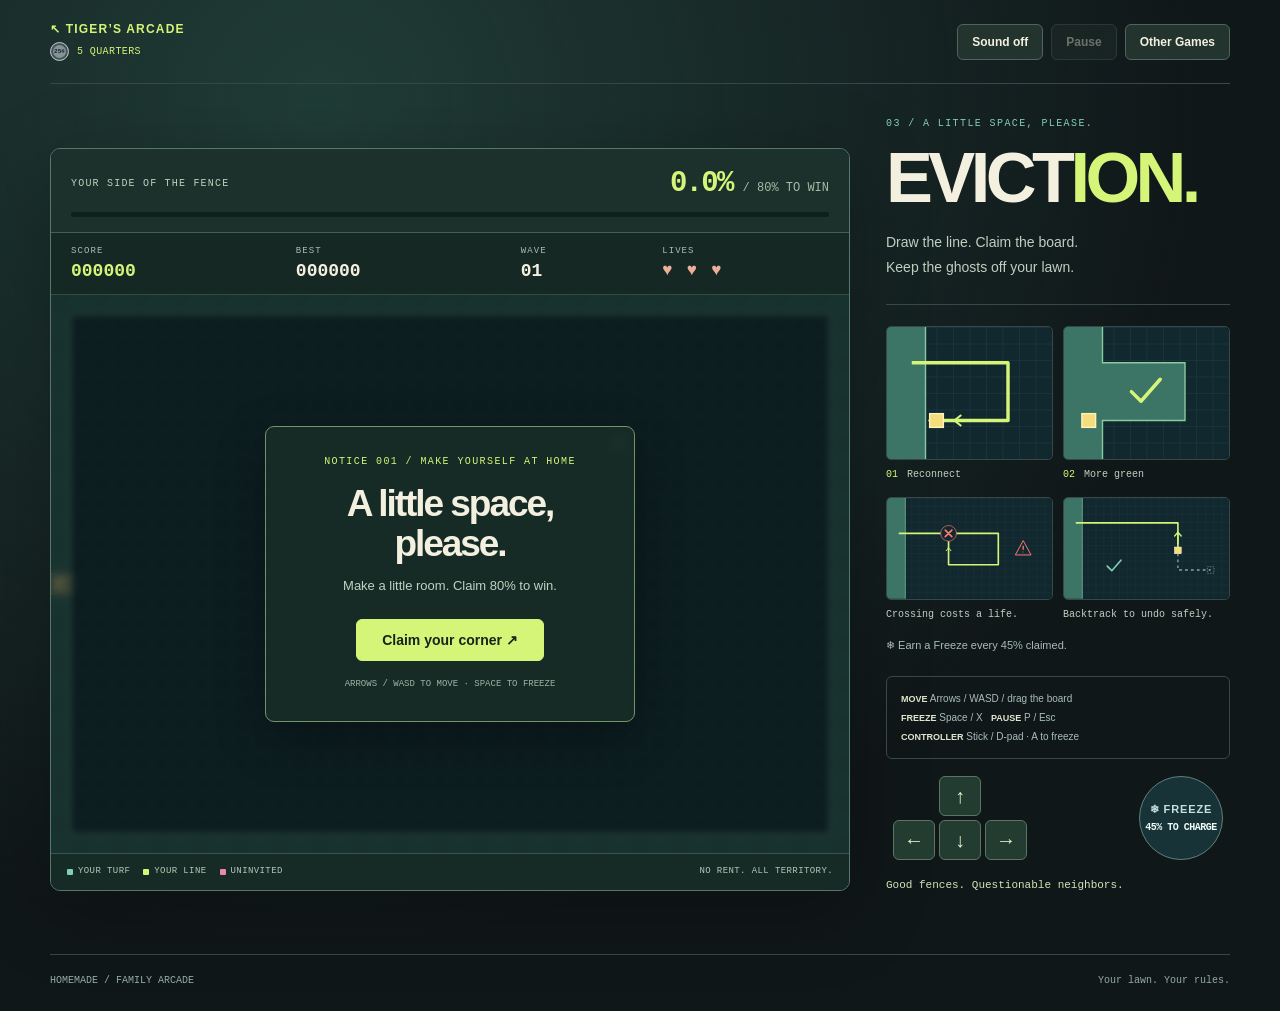
<file: eviction.html>
<!doctype html>
<html lang="en">
<head>
<meta charset="utf-8">
<meta name="viewport" content="width=device-width,initial-scale=1,viewport-fit=cover">
<meta name="theme-color" content="#101719">
<meta name="description" content="Draw the line. Claim the board. Keep the ghosts off your lawn. A modern territory-capture game at Tiger’s Arcade.">
<title>Eviction · Tiger’s Arcade</title>
<style>
  :root{color-scheme:dark;--bg:#101719;--panel:#182427;--line:#364849;--text:#f3f0df;--muted:#a8bcba;--lime:#d4f578;--mint:#80cfb2;font-family:Arial,Helvetica,sans-serif;color:var(--text);background:var(--bg)}
  *{box-sizing:border-box}body{margin:0;background:radial-gradient(ellipse at 25% 10%,#203c36,transparent 65%),var(--bg)}button,a{-webkit-tap-highlight-color:transparent;touch-action:manipulation}button{font:inherit;cursor:pointer}a{color:inherit}button:focus-visible,a:focus-visible,canvas:focus-visible{outline:3px solid var(--lime);outline-offset:4px}button:disabled{opacity:.4;cursor:default}[hidden]{display:none!important}.mono{font-family:Consolas,'Courier New',monospace}.shell{width:min(1180px,calc(100% - 48px));margin:auto}.topbar{height:84px;display:flex;justify-content:space-between;align-items:center;gap:15px;border-bottom:1px solid var(--line)}.brand{color:var(--lime);text-decoration:none;font-size:12px;font-weight:bold;letter-spacing:.1em}.top-actions{display:flex;gap:8px}.button{border:1px solid #50655f;background:#23332e;border-radius:6px;color:var(--text);padding:10px 14px;font-size:12px;font-weight:bold;text-decoration:none}.button:hover:enabled,a.button:hover{background:#344a3e}.button.primary{background:var(--lime);border-color:var(--lime);color:#18231c}.button.primary:hover:enabled{background:#e2ff99}.sound[aria-pressed=true]{color:var(--lime)}
  .layout{display:grid;grid-template-columns:minmax(0,800px) minmax(245px,1fr);gap:36px;align-items:center;padding:32px 0}.cabinet{background:#13262b;border:1px solid #57766c;border-radius:10px;overflow:hidden;box-shadow:0 18px 80px #0004}.territory{padding:18px 20px 15px;background:#1c302c;border-bottom:1px solid #456052}.territory-heading{display:flex;align-items:center;justify-content:space-between;gap:15px}.territory-label{font-size:10px;letter-spacing:.12em;color:#bed2bd}.territory-value{font:700 29px Consolas,monospace;color:var(--lime);letter-spacing:-.06em}.territory-value small{font-size:12px;font-weight:400;letter-spacing:0;color:#a5bca8;margin-left:10px}.progress{height:5px;background:#0e201c;border-radius:4px;margin-top:12px;overflow:hidden}.progress span{display:block;width:0;height:100%;background:var(--lime);box-shadow:0 0 12px #d4f575;transition:width .25s}.hud{display:grid;grid-template-columns:1.3fr 1.3fr .8fr 1fr;gap:8px;padding:13px 20px;border-bottom:1px solid #304c47;background:#162824}.hud small{display:block;font:9px Consolas,monospace;letter-spacing:.12em;color:#a8beb0;margin-bottom:5px}.hud b{font:700 18px Consolas,monospace;font-variant-numeric:tabular-nums}.hud>div:first-child b{color:var(--lime)}.hud .hearts{color:#edaf9c;letter-spacing:.12em;font-size:17px}.stage{position:relative;aspect-ratio:10/7}canvas{display:block;width:100%;height:100%;touch-action:none}.board-bottom{display:flex;justify-content:space-between;gap:8px;padding:11px 16px;border-top:1px solid #39554c;background:#172b26;font:9px/1.5 Consolas,monospace;color:#b6c7b7;letter-spacing:.045em}.legend{display:flex;gap:13px}.legend span{display:flex;align-items:center;gap:5px}.dot{width:6px;height:6px;border-radius:1px;background:var(--mint)}.dot.trail{background:var(--lime)}.dot.ghost{background:#ec89a8}
  .overlay{position:absolute;inset:0;background:#0c191bb8;backdrop-filter:blur(3px);display:grid;place-items:center;padding:18px}.panel{width:min(370px,100%);padding:29px 26px;text-align:center;background:#182c27f5;border:1px solid #74936a;border-radius:9px;box-shadow:0 16px 50px #0005}.panel .eyebrow{font:10px Consolas,monospace;letter-spacing:.14em;color:var(--lime)}.panel h2{font-size:clamp(25px,3.2vw,37px);line-height:1.07;letter-spacing:-.055em;margin:17px 0 12px}.panel p{font-size:13px;line-height:1.7;color:#c3d1c3;margin:0 0 22px}.panel .primary{font-size:14px;padding:12px 25px;min-width:160px}.panel .secondary-action{display:block;margin:12px auto 0;font-size:11px}.panel-hint{font:9px/1.6 Consolas,monospace;color:#9eb4a1;margin-top:16px}
  .rail .eyebrow{font:10px/1.5 Consolas,monospace;letter-spacing:.14em;color:var(--mint);margin:0 0 14px}h1{font-size:clamp(44px,5.5vw,72px);line-height:.93;letter-spacing:-.065em;margin:0 0 20px}h1 span{color:var(--lime)}.tagline{font-size:14px;line-height:1.75;color:#bed0bf;margin:0 0 25px}.guide{padding-top:21px;border-top:1px solid var(--line)}.guide figure{margin:0;min-width:0}.guide svg{display:block;width:100%;height:auto;border:1px solid #364849;border-radius:5px}.loop-demo{display:grid;grid-template-columns:1fr 1fr;gap:10px}.guide figcaption{font:10px/1.5 Consolas,monospace;color:#bed0bf;margin-top:7px}.guide figcaption span{color:var(--lime);margin-right:3px}.line-demos{display:grid;grid-template-columns:1fr 1fr;gap:10px;margin-top:15px}.freeze-note{font-size:11px;line-height:1.6;color:var(--muted);margin:15px 0 21px}.keys{padding:12px 14px;border:1px solid var(--line);border-radius:6px;color:var(--muted);font-size:10px;line-height:1.9}.keys b{color:#e0e6cd;font-size:9px}.touch-controls{display:flex;align-items:center;justify-content:space-between;gap:18px;margin:17px auto;width:min(100%,330px);user-select:none;-webkit-user-select:none}.dpad{display:grid;grid-template-columns:repeat(3,42px);grid-template-rows:repeat(2,40px);gap:4px}.touch{touch-action:none;border:1px solid #5b7561;background:#233c31;color:#e6f1ca;border-radius:6px;font-size:20px;font-weight:bold;user-select:none;-webkit-user-select:none}.touch.active,.touch:active{color:#13251b;background:var(--lime)}.touch[data-control=up]{grid-column:2}.touch[data-control=left]{grid-column:1;grid-row:2}.touch[data-control=down]{grid-column:2;grid-row:2}.touch[data-control=right]{grid-column:3;grid-row:2}.freeze{width:84px;height:84px;flex-shrink:0;padding:0;border:1px solid #617f7d;border-radius:50%;background:#183337;position:relative;isolation:isolate;color:#c2e2df;font-size:11px;letter-spacing:.08em;transition:background .2s,border-color .2s,box-shadow .2s}.freeze:disabled{opacity:1;cursor:default}.freeze span,.freeze small{position:relative;z-index:1}.freeze small{display:block;font:bold 10px Consolas,monospace;margin-top:6px;letter-spacing:-.05em;color:#edfdf9}.freeze.ready{background:radial-gradient(circle at 30% 25%,#3f7982,#1d434d 75%);border-color:#c2f8ff;color:#edffff;box-shadow:0 0 13px #8ce8ff55,inset 0 0 13px #b9f8ff33;animation:frost-glow 3s ease-in-out infinite}.freeze.ready::before{content:"";position:absolute;inset:3px;border-radius:inherit;pointer-events:none;border:1px solid #cdfcff55;background:linear-gradient(115deg,transparent 35%,#ddffff55 50%,transparent 65%);background-size:300% 100%;animation:frost-sweep 3.5s linear infinite}.freeze.ready::after{content:"❄";position:absolute;right:11px;top:7px;color:#d6fbff;font-size:10px;pointer-events:none;animation:frost-flake 3s ease-in-out infinite}.freeze.active{background:#b0e5e3;border-color:#e0ffff;color:#143634;box-shadow:inset 0 0 18px #eaffff88}.freeze.active small{color:#143634}@keyframes frost-glow{50%{box-shadow:0 0 20px #8ce8ff88,inset 0 0 16px #b9f8ff55}}@keyframes frost-sweep{from{background-position:150% 0}to{background-position:-150% 0}}@keyframes frost-flake{50%{transform:translate(-3px,3px) rotate(30deg);opacity:.5}}.status{font:11px/1.6 Consolas,monospace;color:#d2e5b8;min-height:35px;margin:0 0 10px}.storage{font-size:11px;line-height:1.6;color:#efc18e}.footer{display:flex;justify-content:space-between;gap:20px;border-top:1px solid var(--line);padding:18px 0 23px;font:10px/1.5 Consolas,monospace;color:#95aaa1}
  @media(max-width:1000px){.layout{gap:24px;grid-template-columns:minmax(0,1fr) 245px}.shell{width:calc(100% - 32px)}h1{font-size:52px}.territory{padding:14px 16px}.hud{padding:11px 16px}.hud b{font-size:16px}.tagline{font-size:13px;margin-bottom:18px}.panel{padding:20px}.panel p{font-size:12px;margin-bottom:16px}.panel h2{font-size:28px;margin:12px 0}.panel-hint{margin-top:12px}}
  @media(max-width:700px) and (orientation:portrait){.shell{width:calc(100% - 24px)}.topbar{height:64px}.brand{font-size:0}.brand:after{content:'↖ EVICTION';font-size:13px;letter-spacing:.04em}.top-actions{gap:5px}.top-actions .button{padding:8px;font-size:10px}.layout{display:flex;flex-direction:column;gap:0;padding:17px 0}.cabinet{width:100%}.rail{width:100%;display:flex;flex-direction:column}.rail>h1,.rail>.eyebrow,.tagline{display:none}.touch-controls{order:0;margin:14px auto;max-width:340px}.status{order:1;text-align:center;min-height:18px;margin-bottom:12px}.keys{order:2;text-align:center;font-size:10px}.guide{order:3;margin-top:20px;padding-top:18px}.freeze-note{margin:15px 0 5px}.guide figcaption{font-size:9px}.storage{order:4}.territory{padding:12px 13px 10px}.territory-value{font-size:24px}.territory-value small{font-size:10px}.territory-label{font-size:9px}.hud{padding:10px 13px}.hud small{font-size:8px}.hud b{font-size:15px}.hud .hearts{font-size:14px}.board-bottom{padding:8px 10px;font-size:8px}.legend{gap:8px}.panel{padding:16px 18px;max-width:300px}.panel h2{font-size:25px;margin:10px 0}.panel p{font-size:11px;line-height:1.55;margin-bottom:13px}.panel .eyebrow{font-size:8px}.panel .primary{font-size:12px;padding:9px 18px;min-width:140px}.panel-hint{font-size:8px;margin-top:9px}.footer{font-size:9px;padding:16px 0}.overlay{padding:11px}}
  @media(orientation:landscape) and (max-height:600px){.topbar{height:47px}.layout{grid-template-columns:minmax(0,1fr) 240px;gap:24px;padding:12px 0}.cabinet{width:100%;max-width:calc((100dvh - 167px)*1.42857);margin:auto}.rail h1,.rail>.eyebrow,.tagline,.guide,.footer{display:none}.territory{padding:7px 12px}.territory-value{font-size:20px}.progress{margin-top:6px;height:3px}.hud{padding:7px 12px}.hud b,.hud .hearts{font-size:13px}.hud small{font-size:7px;margin-bottom:3px}.board-bottom{font-size:7px;padding:5px 8px}.panel{padding:13px;max-width:300px}.panel h2{font-size:22px;margin:8px 0}.panel p{font-size:10px;margin-bottom:10px}.panel .eyebrow{font-size:8px}.panel .primary{font-size:11px;padding:8px 18px}.panel-hint{display:none}.panel .secondary-action{margin-top:8px;padding:7px 10px}.touch-controls{margin:12px auto}.status{font-size:10px}.keys{font-size:9px}}
  @media(orientation:landscape) and (max-height:600px){.cabinet{max-width:calc((100dvh - 180px)*1.42857)}.territory-heading{gap:8px}.territory-label{font-size:8px;max-width:110px}.territory-value{white-space:nowrap;flex-shrink:0}.territory-value small{font-size:9px;margin-left:5px}}
  @media(max-width:700px) and (orientation:portrait){.brand,.top-actions .button,.territory-value{white-space:nowrap}.territory-label{max-width:115px}.territory-value{flex-shrink:0}.territory-heading{gap:8px}}
  @media(max-width:350px) and (orientation:portrait){.brand:after{font-size:11px}.top-actions .button{padding:8px 6px;font-size:9px}.territory-label{font-size:8px;max-width:90px}.territory-value{font-size:21px}.territory-value small{font-size:9px;margin-left:5px}.panel{padding:12px}.panel h2{font-size:22px;margin:8px 0}.panel p{font-size:10px;margin-bottom:10px}.panel .primary{padding:8px 15px;font-size:11px}.panel-hint{display:none}.board-bottom{letter-spacing:0;font-size:7px}}
  @media(prefers-reduced-motion:reduce){*,*::before,*::after{transition:none!important;animation:none!important}}
</style>
<link rel="stylesheet" href="arcade.css">
</head>
<body>
<main class="shell">
  <header class="topbar"><div class="arcade-brand-group"><a class="brand" href="./">↖ TIGER’S ARCADE</a><span data-arcade-wallet></span></div><div class="top-actions"><button class="button sound" id="sound" aria-pressed="false">Sound off</button><button class="button" id="pause" disabled>Pause</button><a class="button" href="./">Other Games</a></div></header>
  <div class="layout">
    <section class="cabinet" aria-label="Eviction game">
      <div class="territory"><div class="territory-heading"><span class="territory-label mono">YOUR SIDE OF THE FENCE</span><div class="territory-value"><span id="percent">0.0%</span><small id="goal">/ 80% TO WIN</small></div></div><div class="progress" id="progress" role="progressbar" aria-label="Territory claimed" aria-valuemin="0" aria-valuemax="80" aria-valuenow="0"><span id="progressFill"></span></div></div>
      <div class="hud"><div><small id="scoreLabel">SCORE</small><b id="score">000000</b></div><div><small>BEST</small><b id="best">000000</b></div><div><small>WAVE</small><b id="level">01</b></div><div><small>LIVES</small><b class="hearts" id="lives" aria-label="3 lives">♥ ♥ ♥</b></div></div>
      <div class="stage"><canvas id="canvas" width="800" height="560" tabindex="0" aria-label="Eviction playfield. Move with arrows or WASD. Leave the green territory and reconnect to claim an area. Space freezes ghosts. P pauses."></canvas>
        <div class="overlay" id="overlay"><div class="panel"><div class="eyebrow" id="panelEyebrow">NOTICE 001 / MAKE YOURSELF AT HOME</div><h2 id="panelTitle">A little space,<br>please.</h2><p id="panelText">Make a little room. Claim 80% to win.</p><button class="button primary" id="play">Claim your corner ↗</button><button class="button secondary-action" id="restart" hidden>New game</button><div class="panel-hint" id="panelHint">ARROWS / WASD TO MOVE · SPACE TO FREEZE</div></div></div>
      </div>
      <div class="board-bottom"><div class="legend"><span><i class="dot"></i>YOUR TURF</span><span><i class="dot trail"></i>YOUR LINE</span><span><i class="dot ghost"></i>UNINVITED</span></div><span id="boardLabel">NO RENT. ALL TERRITORY.</span></div>
    </section>
    <aside class="rail"><p class="eyebrow">03 / A LITTLE SPACE, PLEASE.</p><h1>EVICT<span>ION.</span></h1><p class="tagline">Draw the line. Claim the board.<br>Keep the ghosts off your lawn.</p>
      <div class="guide">
        <div class="loop-demo" role="group" aria-label="Reconnect your line to green to expand your territory">
          <figure><svg viewBox="0 0 120 96" role="img" aria-labelledby="loopBefore"><title id="loopBefore">1. About to complete a loop: the player is one step from reconnecting to green</title>
            <defs><pattern id="gridBefore" width="12" height="12" patternUnits="userSpaceOnUse"><path d="M12 0H0V12" fill="none" stroke="#264049" stroke-width=".6"/></pattern></defs>
            <rect width="120" height="96" rx="4" fill="#11282f"/><rect width="120" height="96" fill="url(#gridBefore)"/><path d="M0 0H28V96H0Z" fill="#3c7565"/><path d="M28 0V96" stroke="#8acba0"/>
            <path d="M18 26H88V68H38" fill="none" stroke="#d4f578" stroke-width="2.5" stroke-linejoin="round"/><path d="M37 68H28" stroke="#d4f578" stroke-dasharray="2 3"/>
            <path d="m54 64-5 4 5 4" fill="none" stroke="#d4f578" stroke-width="1.5"/><rect x="31" y="63" width="10" height="10" fill="#f6dd7b" stroke="#fff3bd"/>
          </svg><figcaption><span>01</span> Reconnect</figcaption></figure>
          <figure><svg viewBox="0 0 120 96" role="img" aria-labelledby="loopAfter"><title id="loopAfter">2. Loop completed: the enclosed area has become green territory</title>
            <defs><pattern id="gridAfter" width="12" height="12" patternUnits="userSpaceOnUse"><path d="M12 0H0V12" fill="none" stroke="#264049" stroke-width=".6"/></pattern></defs>
            <rect width="120" height="96" rx="4" fill="#11282f"/><rect width="120" height="96" fill="url(#gridAfter)"/><path d="M0 0H28V26H88V68H28V96H0Z" fill="#3c7565"/><path d="M28 0V26H88V68H28V96" fill="none" stroke="#8acba0"/>
            <path d="m49 47 7 7 14-16" fill="none" stroke="#d4f578" stroke-width="2.5" stroke-linecap="round" stroke-linejoin="round"/><rect x="13" y="63" width="10" height="10" fill="#f6dd7b" stroke="#fff3bd"/>
          </svg><figcaption><span>02</span> More green</figcaption></figure>
        </div>
        <div class="line-demos">
        <figure class="cross-demo"><svg viewBox="0 0 252 154" role="img" aria-labelledby="lineCross"><title id="lineCross">Crossing your own line costs a life: the player turns back into an earlier segment</title>
          <defs><pattern id="gridCross" width="12" height="12" patternUnits="userSpaceOnUse"><path d="M12 0H0V12" fill="none" stroke="#264049" stroke-width=".6"/></pattern></defs>
          <rect width="252" height="154" rx="4" fill="#11282f"/><rect width="252" height="154" fill="url(#gridCross)"/><path d="M0 0H28V154H0Z" fill="#3c7565"/><path d="M28 0V154" stroke="#8acba0"/><g transform="translate(0 30)">
          <path d="M18 24H170V72H94V24" fill="none" stroke="#d4f578" stroke-width="2.5" stroke-linejoin="round"/><path d="m90 51 4-5 4 5" fill="none" stroke="#d4f578" stroke-width="1.5"/>
          <rect x="89" y="19" width="10" height="10" fill="#f6dd7b"/><circle cx="94" cy="24" r="12" fill="#11282f" stroke="#ff7970"/><path d="m89 19 10 10m0-10-10 10" stroke="#ff7970" stroke-width="2.5" stroke-linecap="round"/>
          <path d="m208 35 12 22h-24Z" fill="none" stroke="#ff7970" stroke-width="1.5"/><path d="M208 43v6m0 3v1" stroke="#ff7970" stroke-width="2"/>
        </g></svg><figcaption>Crossing costs a life.</figcaption></figure>
        <figure class="backtrack-demo"><svg viewBox="0 0 252 154" role="img" aria-labelledby="lineBacktrack"><title id="lineBacktrack">Safely backtrack along your latest line to undo it: the retraced part disappears without costing a life</title>
          <defs><pattern id="gridBacktrack" width="12" height="12" patternUnits="userSpaceOnUse"><path d="M12 0H0V12" fill="none" stroke="#264049" stroke-width=".6"/></pattern></defs>
          <rect width="252" height="154" rx="4" fill="#11282f"/><rect width="252" height="154" fill="url(#gridBacktrack)"/><path d="M0 0H28V154H0Z" fill="#3c7565"/><path d="M28 0V154" stroke="#8acba0"/>
          <path d="M18 38H174V80" fill="none" stroke="#d4f578" stroke-width="2.5" stroke-linejoin="round"/><path d="M174 85V110H224" fill="none" stroke="#8aaca5" stroke-width="2" stroke-dasharray="4 5"/><rect x="219" y="105" width="10" height="10" fill="none" stroke="#8aaca5" stroke-dasharray="2 2"/>
          <path d="M174 70V52m-5 6 5-6 5 6" fill="none" stroke="#d4f578" stroke-width="2" stroke-linecap="round" stroke-linejoin="round"/><rect x="169" y="75" width="10" height="10" fill="#f6dd7b" stroke="#fff3bd"/>
          <path d="m66 104 7 7 14-16" fill="none" stroke="#80cfb2" stroke-width="2.5" stroke-linecap="round" stroke-linejoin="round"/>
        </svg><figcaption>Backtrack to undo safely.</figcaption></figure>
        </div>
        <p class="freeze-note">❄ Earn a Freeze every 45% claimed.</p>
      </div>
      <div class="keys"><b>MOVE</b> Arrows / WASD / drag the board<br><b>FREEZE</b> Space / X &nbsp; <b>PAUSE</b> P / Esc<br><b>CONTROLLER</b> Stick / D-pad · A to freeze</div>
      <div class="touch-controls" aria-label="Touch controls"><div class="dpad"><button class="touch" data-control="up" aria-label="Move up">↑</button><button class="touch" data-control="left" aria-label="Move left">←</button><button class="touch" data-control="down" aria-label="Move down">↓</button><button class="touch" data-control="right" aria-label="Move right">→</button></div><button class="touch freeze" id="freeze" aria-label="Freeze ghosts"><span>❄ FREEZE</span><small id="freezeLabel">45% TO CHARGE</small></button></div>
      <p class="status" id="status" role="status" aria-live="polite">Good fences. Questionable neighbors.</p><p class="storage" id="storageNote" hidden>Browser storage is unavailable. Your best score will last for this session.</p>
    </aside>
  </div>
  <footer class="footer"><span>HOMEMADE / FAMILY ARCADE</span><span>Your lawn. Your rules.</span></footer>
</main>
<script src="arcade.js"></script>
<script>
(()=>{'use strict';
const $=id=>document.getElementById(id),canvas=$('canvas'),ctx=canvas.getContext('2d');
const COLS=40,ROWS=28,TILE=20,W=800,H=560,OPEN=0,SAFE=1,TRAIL=2,STEP=1/120,PLAYER_SPEED=5.5,RADIUS=.34,NON_RED_SPEED=1.5,GHOST_SPEED_FACTOR=.95,SURGE_SPEED=8,SURGE_DELAY=.12,BLUE_CHASE_CHANCE=.05,FREEZE_INTERVAL=45;
const DIRS={up:[0,-1],down:[0,1],left:[-1,0],right:[1,0]},KEYS={ArrowUp:'up',KeyW:'up',ArrowDown:'down',KeyS:'down',ArrowLeft:'left',KeyA:'left',ArrowRight:'right',KeyD:'right'};
const input=new Map(),touches=new Map(),terrain=document.createElement('canvas'),terrainCtx=terrain.getContext('2d');terrain.width=W;terrain.height=H;
const reduced=window.matchMedia('(prefers-reduced-motion: reduce)').matches;
let boundary=[],boundaryByKey=new Map();
let world,state='menu',time=0,last=performance.now(),accumulator=0,buffered=null,best=0,sound=false,audio=null,focused=document.hasFocus(),padNeedsRelease=true,padSelect=false,padPause=false,padDirection=null,terrainDirty=true;
const TEST_SEQUENCE=['ArrowUp','ArrowUp','ArrowDown','ArrowDown','ArrowRight','ArrowLeft','ArrowRight','KeyB','KeyA'],LIVES_SEQUENCE=['ArrowUp','ArrowUp','ArrowDown','ArrowDown','ArrowLeft','ArrowRight','ArrowLeft','ArrowRight','KeyB','KeyA'],cheatKeys=[];
const index=(c,r)=>r*COLS+c,valid=(c,r)=>c>=0&&r>=0&&c<COLS&&r<ROWS,cell=(c,r)=>valid(c,r)?world.grid[index(c,r)]:SAFE;
try{best=Math.max(0,Math.floor(Number(localStorage.getItem('eviction.best.v1'))||0));if(!Number.isFinite(best))best=0}catch{$('storageNote').hidden=false}
function persist(){if(world.testing||world.score<=best)return;best=world.score;try{localStorage.setItem('eviction.best.v1',String(best))}catch{$('storageNote').hidden=false}}
function awardScore(points){world.score=world.testing?0:world.score+points}
function status(message){$('status').textContent=message}
function tone(freq=500,duration=.1,type='triangle'){if(!sound)return;try{audio??=new (window.AudioContext||window.webkitAudioContext)();if(audio.state==='suspended')audio.resume().catch(()=>{});const o=audio.createOscillator(),g=audio.createGain();o.type=type;o.frequency.setValueAtTime(freq,audio.currentTime);o.frequency.exponentialRampToValueAtTime(Math.max(50,freq*.55),audio.currentTime+duration);g.gain.setValueAtTime(.035,audio.currentTime);g.gain.exponentialRampToValueAtTime(.001,audio.currentTime+duration);o.connect(g);g.connect(audio.destination);o.start();o.stop(audio.currentTime+duration)}catch{}}
function clearInput(){input.clear();touches.clear();buffered=null;padDirection=null;drag=null;for(const b of document.querySelectorAll('[data-control]'))b.classList.remove('active')}
function setDirection(key,dir){if(input.get(key)!==dir){input.delete(key);input.set(key,dir);buffered=dir}}
function targetPercent(){return Math.min(95,80+world.level-1)}
function sync(){const w=world,pct=percentage(),goal=targetPercent();if(w.testing)w.score=0;$('percent').textContent=pct.toFixed(1)+'%';$('goal').textContent='/ '+goal+'% TO WIN';$('progress').setAttribute('aria-valuemax',String(goal));$('progress').setAttribute('aria-valuenow',String(Math.min(goal,pct).toFixed(1)));$('progress').setAttribute('aria-valuetext',pct.toFixed(1)+'% claimed; '+goal+'% to win');$('progressFill').style.width=Math.min(100,pct/goal*100)+'%';$('score').textContent=String(w.score).padStart(6,'0');$('scoreLabel').textContent=w.testing?'SCORE · TEST':'SCORE';$('best').textContent=String(best).padStart(6,'0');$('level').textContent=String(w.level).padStart(2,'0');$('lives').textContent=w.infiniteLives?'∞':Array(w.lives).fill('♥').join(' ')||'—';$('lives').setAttribute('aria-label',w.infiniteLives?'Infinite lives':w.lives+' lives');$('pause').disabled=!['playing','paused','dying'].includes(state);$('pause').textContent=state==='paused'?'Resume':'Pause';$('freeze').disabled=state!=='playing'||!w.charges||w.freeze>0;$('freeze').classList.toggle('ready',!$('freeze').disabled);$('freeze').classList.toggle('active',w.freeze>0);$('freezeLabel').textContent=w.freeze>0?'FROZEN':w.charges?w.charges+' READY':Math.max(1,Math.ceil(w.nextFreeze-pct))+'% TO CHARGE';$('boardLabel').textContent=state==='playing'?(w.testing?'TEST ':'')+'WAVE '+String(w.level).padStart(2,'0')+' / '+w.ghosts.length+' UNINVITED':'NO RENT. ALL TERRITORY.'}
function percentage(){return world.claimed/((COLS-2)*(ROWS-2))*100}
function panel(eyebrow,title,text,button,restart=false){clearInput();padNeedsRelease=true;$('panelEyebrow').textContent=eyebrow;$('panelTitle').textContent=title;$('panelText').textContent=text;$('play').textContent=button;$('restart').hidden=!restart;$('panelHint').hidden=true;$('overlay').hidden=false;$('play').focus({preventScroll:true})}
function loadLevel(){const w=world;w.grid=new Uint8Array(COLS*ROWS);for(let r=0;r<ROWS;r++)for(let c=0;c<COLS;c++)if(c===0||r===0||c===COLS-1||r===ROWS-1)w.grid[index(c,r)]=SAFE;
  w.player={c:0,r:14,x:.5,y:14.5,fromX:.5,fromY:14.5,target:null,dir:'right',anchor:{c:0,r:14},invulnerable:0};w.trail=[];w.burns=[];w.claimed=0;w.freeze=0;w.charges=0;w.nextFreeze=FREEZE_INTERVAL;w.elapsed=0;w.transition=0;w.particles=[];w.labels=[];w.captureFlash=0;
  const spots=[[28,7],[21,20],[33,17],[12,9],[9,21],[19,5],[31,23],[7,5]],roster=['roamer','edge','breaker','turf','charger','plow'];w.ghosts=[];
  for(let i=0;i<w.level;i++){const kind=roster[i%roster.length],rank=Math.floor(i/roster.length),[c,r]=spots[i%spots.length],a=(.22+i*.47)*Math.PI;let speed;
    if(kind==='edge'){speed=(3.8+Math.min(1.4,(w.level-1)*.09))*NON_RED_SPEED*GHOST_SPEED_FACTOR;w.ghosts.push({kind,x:COLS-1,y:1+(rank*9)%(ROWS-2),vx:0,vy:1,distance:0,speed,color:'#ffad6b',id:i});continue}
    if(kind==='turf'){speed=(3.6+Math.min(.8,(w.level-1)*.07))*NON_RED_SPEED*GHOST_SPEED_FACTOR;w.ghosts.push({kind,c:COLS-1,r:1+(i*7)%(ROWS-2),x:COLS-.5,y:1.5+(i*7)%(ROWS-2),target:null,dir:'up',vx:0,vy:0,speed,color:'#63dce8',id:i,grace:.75});continue}
    speed=(kind==='breaker'?2.65+Math.min(2.1,(w.level-1)*.23)+rank*.12:(kind==='plow'?2.2:kind==='charger'?2.9:2.4)*NON_RED_SPEED+Math.min(1.2,(w.level-1)*.08))*GHOST_SPEED_FACTOR;
    w.ghosts.push({kind,x:c+.5,y:r+.5,vx:Math.cos(a)*speed,vy:Math.sin(a)*speed,speed,color:kind==='breaker'?'#f16657':kind==='charger'?'#bc94ed':kind==='plow'?'#75d58a':'#ed8ead',id:i,chipCooldown:0,attackIn:4.5+rank*.7,warning:0,dash:0,turnIn:2.2+Math.random()*2.8});
  }rebuildBoundary();
  terrainDirty=true;clearInput();status('Wave '+w.level+' · '+w.ghosts.length+' ghost'+(w.ghosts.length===1?'':'s')+'. Claim '+targetPercent()+'%. Freeze at 45%.');sync();
}
function start(after){return Arcade.play(()=>{world={level:1,score:0,lives:3,testing:false,infiniteLives:false};cheatKeys.length=0;state='playing';loadLevel();$('overlay').hidden=true;canvas.focus({preventScroll:true});padNeedsRelease=true;tone(620,.15);if(typeof after==='function')after()})}
function testSequence(e){if(e.repeat)return false;if(e.ctrlKey||e.altKey||e.metaKey||e.shiftKey||e.isComposing){cheatKeys.length=0;return false}cheatKeys.push(/^(Digit|Numpad)\d$/.test(e.code)?'Digit'+e.code.at(-1):e.code);if(cheatKeys.length>TEST_SEQUENCE.length+2)cheatKeys.shift();const matches=sequence=>cheatKeys.length>=sequence.length&&sequence.every((key,i)=>key===cheatKeys[cheatKeys.length-sequence.length+i]),waveKeys=cheatKeys.slice(-TEST_SEQUENCE.length-2),skip=waveKeys.length===TEST_SEQUENCE.length+2&&TEST_SEQUENCE.every((key,i)=>key===waveKeys[i])&&waveKeys.slice(-2).every(key=>/^Digit\d$/.test(key)),lives=matches(LIVES_SEQUENCE);if(!skip&&!lives)return false;const wave=skip?Number(waveKeys.slice(-2).map(key=>key.at(-1)).join('')):0;cheatKeys.length=0;if(skip&&wave===0)return true;
  const apply=()=>{if(skip){world={level:wave,score:0,lives:3,testing:true,infiniteLives:!!world.infiniteLives};state='playing';loadLevel()}
  else{world.testing=true;world.infiniteLives=true;world.score=0;clearInput();if(state==='paused')state=resumeState;sync()}
  if(state==='cleared')$('panelText').textContent=percentage().toFixed(1)+'% claimed. Testing run: score stays zero. More neighbors are moving in.';
  else{$('overlay').hidden=true;canvas.focus({preventScroll:true})}padNeedsRelease=true;status('Testing wave '+world.level+'. '+(world.infiniteLives?'Infinite lives. ':'')+'Score locked at zero for this run.');tone(880,.2)};
  if(state==='menu'||state==='over')start(apply);else apply();return true}
function nextLevel(){world.level++;state='playing';loadLevel();$('overlay').hidden=true;canvas.focus({preventScroll:true});padNeedsRelease=true;tone(800,.15)}
let resumeState='playing';
function pause(){if(state==='paused'){state=resumeState;$('overlay').hidden=true;clearInput();padNeedsRelease=true;canvas.focus({preventScroll:true})}else if(['playing','dying'].includes(state)){resumeState=state;state='paused';panel('NO RUSH / YOUR TURF IS SAFE','On the fence?','Take your time. Your territory, line, and Freeze will be right here.','Back to the lawn',true)}sync()}
function freeze(){const w=world;if(state!=='playing'||w.charges<1||w.freeze>0)return;w.charges--;w.freeze=2.5;status('Cold shoulder! Ghosts frozen for 2.5 seconds.');tone(1050,.22);sync()}
function circleTouches(x,y,c,r,radius=RADIUS){const dx=x-Math.max(c,Math.min(x,c+1)),dy=y-Math.max(r,Math.min(y,r+1));return dx*dx+dy*dy<radius*radius-1e-9}
function touchesCellType(x,y,type){for(let r=Math.floor(y-RADIUS);r<=Math.floor(y+RADIUS);r++)for(let c=Math.floor(x-RADIUS);c<=Math.floor(x+RADIUS);c++)if(cell(c,r)===type&&circleTouches(x,y,c,r))return true;return false}
function canOccupy(x,y){return !touchesCellType(x,y,SAFE)}
function greenPosition(x,y){if(x<RADIUS||x>COLS-RADIUS||y<RADIUS||y>ROWS-RADIUS)return false;for(let r=Math.floor(y-RADIUS);r<=Math.floor(y+RADIUS);r++)for(let c=Math.floor(x-RADIUS);c<=Math.floor(x+RADIUS);c++)if(cell(c,r)!==SAFE&&circleTouches(x,y,c,r))return false;return true}
function findGreen(x,y,spawn=false){let result=null,best=Infinity;for(let r=0;r<ROWS;r++)for(let c=0;c<COLS;c++)if(cell(c,r)===SAFE){const d=(c+.5-x)**2+(r+.5-y)**2,cost=spawn?-d+(c===0||r===0||c===COLS-1||r===ROWS-1?10000:0):d;if(cost<best){best=cost;result={c,r,x:c+.5,y:r+.5}}}return result}
function repairTurfGhosts(){for(const g of world.ghosts)if(g.kind==='turf'&&(!greenPosition(g.x,g.y)||(g.target&&cell(g.target.c,g.target.r)!==SAFE))){const spot=findGreen(g.x,g.y);if(spot)Object.assign(g,spot,{target:null,grace:.35,active:true});else g.active=false}}
function burst(x,y,color,count=18){if(reduced)return;for(let i=0;i<count;i++){const a=i/count*Math.PI*2,s=20+Math.random()*65;world.particles.push({x:x*TILE,y:y*TILE,vx:Math.cos(a)*s,vy:Math.sin(a)*s,life:.65,color})}}
function hurt(message='The red surge reached you.'){if(state!=='playing')return;const w=world;if(!w.infiniteLives)w.lives--;state='dying';w.transition=.8;w.player.target=null;for(const i of w.trail)w.grid[i]=OPEN;w.trail=[];w.burns=[];w.freeze=0;terrainDirty=true;clearInput();burst(w.player.x,w.player.y,'#f2d878',24);status(message+' Territory kept. Try a shorter line.');tone(160,.35,'sawtooth');sync()}
function exposed(){const p=world.player;return world.trail.length>0||cell(p.c,p.r)!==SAFE||!!(p.target&&cell(p.target.c,p.target.r)!==SAFE)}
// Arc length follows the actual drawn route, including the green anchor and
// moving tip. Returning along the last segment shortens that same route.
function lineGeometry(){const w=world,p=w.player;if(!w.trail.length&&!(p.target&&cell(p.target.c,p.target.r)!==SAFE))return {points:[],length:0};const points=[];
  const add=(x,y)=>{const previous=points.at(-1);if(!previous||Math.hypot(x-previous.x,y-previous.y)>1e-9)points.push({x,y,at:previous?previous.at+Math.hypot(x-previous.x,y-previous.y):0})};
  add(p.anchor.c+.5,p.anchor.r+.5);let trail=w.trail;
  if(p.target&&trail.length){const previous=trail.length>1?trail[trail.length-2]:index(p.anchor.c,p.anchor.r);if(index(p.target.c,p.target.r)===previous)trail=trail.slice(0,-1)}
  for(const i of trail)add(i%COLS+.5,Math.floor(i/COLS)+.5);add(p.x,p.y);return {points,length:points.at(-1)?.at||0};
}
function lineContact(g,line){let nearest=null,best=(RADIUS+.075)**2;for(let i=1;i<line.points.length;i++){const a=line.points[i-1],b=line.points[i],dx=b.x-a.x,dy=b.y-a.y,length=b.at-a.at,t=Math.max(0,Math.min(1,((g.x-a.x)*dx+(g.y-a.y)*dy)/(length*length))),d=(g.x-a.x-dx*t)**2+(g.y-a.y-dy*t)**2;if(d<=best){best=d;nearest=a.at+t*length}}return nearest}
function igniteLine(at){if(world.burns.some(b=>at>=b.lo-.2&&at<=b.hi+.2))return;world.burns.push({lo:at,hi:at,age:0});status('Line hit! Reach green before the red surge catches you.');tone(230,.08)}
function updateBurns(dt){const w=world,line=lineGeometry();if(!line.length){w.burns=[];return}for(const b of w.burns){const previous=Math.max(0,b.age-SURGE_DELAY);b.age+=dt;const active=Math.max(0,b.age-SURGE_DELAY),travel=SURGE_SPEED*((active+active*active/2)-(previous+previous*previous/2));b.lo=Math.max(0,b.lo-travel);b.hi+=travel;if(b.age>=SURGE_DELAY&&line.length>=b.lo-1e-9&&line.length<=b.hi+1e-9){hurt();return}}
  // Keep independent ages even when fronts overlap: each accelerates from its
  // own ignition, rather than inheriting another front's faster clock.
}
function checkDanger(){if(state!=='playing')return false;const w=world,p=w.player,line=lineGeometry();for(const g of w.ghosts){if(g.active===false)continue;
  const hit=lineContact(g,line);if(hit!==null){igniteLine(hit);continue}
  const contact=!(p.invulnerable>0)&&!(g.grace>0)&&Math.hypot(g.x-p.x,g.y-p.y)<RADIUS+.31;
  if(contact&&(g.kind==='edge'||g.kind==='turf'||g.kind==='plow'||exposed())){hurt(g.kind==='edge'?'The edge ghost caught you.':g.kind==='turf'?'The cyan ghost caught you on green.':g.kind==='plow'?'The green ghost plowed into you.':'A ghost caught you in the open.');return true}
}return false}
// Every ghost overlapping empty space seeds the flood fill, including the empty
// half of orange boundary ghosts. Cyan ghosts live entirely on green territory.
// The entire pass is synchronous, so a capture never leaves a half-updated board.
function capture(){const w=world;if(!w.trail.length)return;if(checkDanger())return;const reachable=new Uint8Array(COLS*ROWS),queue=[];
  // A completed line extinguishes surges. Keep cut cells occupied by red or
  // orange open so closing over a ghost never traps it inside solid green.
  for(const g of w.ghosts.filter(g=>g.kind!=='turf'&&g.active!==false))for(let r=Math.floor(g.y-RADIUS);r<=Math.floor(g.y+RADIUS);r++)for(let c=Math.floor(g.x-RADIUS);c<=Math.floor(g.x+RADIUS);c++)if(cell(c,r)===TRAIL&&circleTouches(g.x,g.y,c,r))w.grid[index(c,r)]=OPEN;
  for(const g of w.ghosts.filter(g=>g.kind!=='turf'&&g.active!==false))for(let r=Math.floor(g.y-RADIUS);r<=Math.floor(g.y+RADIUS);r++)for(let c=Math.floor(g.x-RADIUS);c<=Math.floor(g.x+RADIUS);c++){const i=index(c,r);if(valid(c,r)&&cell(c,r)===OPEN&&!reachable[i]&&circleTouches(g.x,g.y,c,r)){reachable[i]=1;queue.push(i)}}
  for(let head=0;head<queue.length;head++){const i=queue[head],c=i%COLS,r=Math.floor(i/COLS);for(const [dc,dr] of Object.values(DIRS)){const nc=c+dc,nr=r+dr,ni=index(nc,nr);if(valid(nc,nr)&&w.grid[ni]===OPEN&&!reachable[ni]){reachable[ni]=1;queue.push(ni)}}}
  let gained=0;for(let i=0;i<w.grid.length;i++)if(w.grid[i]===TRAIL||(w.grid[i]===OPEN&&!reachable[i])){w.grid[i]=SAFE;gained++}
  w.claimed+=gained;awardScore(gained*10);w.trail=[];w.burns=[];rebuildBoundary();w.captureFlash=reduced?0:.38;terrainDirty=true;const pct=percentage();let recharged=false;while(pct+1e-8>=w.nextFreeze){w.charges=Math.min(3,w.charges+1);w.nextFreeze+=FREEZE_INTERVAL;recharged=true}
  w.labels.push({x:w.player.x*TILE,y:w.player.y*TILE,text:'+'+(gained/((COLS-2)*(ROWS-2))*100).toFixed(1)+'%',life:1.5});burst(w.player.x,w.player.y,'#d4f578');tone(730,.16);status('Claimed '+gained+' tiles. '+(recharged?'Freeze recharged!':pct.toFixed(1)+'% yours. Keep drawing.'));
  if(pct+1e-8>=targetPercent()){awardScore(500*w.level+100*w.lives);state='cleared';tone(1100,.3);panel('NOTICE '+String(w.level).padStart(3,'0')+' / DELIVERED','Consider them evicted.',pct.toFixed(1)+'% claimed. '+(w.testing?'Testing run: score stays zero.':'Level bonus: '+(500*w.level+100*w.lives).toLocaleString()+' points.')+' More neighbors are moving in.','Next neighborhood ↗',true);status('Wave '+w.level+' clear. Your lawn is getting bigger.')}
  persist();sync();
}
function finishMove(){const w=world,p=w.player,t=p.target,old=index(p.c,p.r),ni=index(t.c,t.r);p.x=t.c+.5;p.y=t.r+.5;p.target=null;
  const retreat=w.trail.length>0&&((w.trail.length>1&&ni===w.trail[w.trail.length-2])||(w.trail.length===1&&t.c===p.anchor.c&&t.r===p.anchor.r&&w.grid[ni]===SAFE));
  if(retreat){w.grid[old]=OPEN;w.trail.pop();terrainDirty=true;p.c=t.c;p.r=t.r;return}
  if(w.grid[ni]===TRAIL){hurt('You crossed your own line.');return}
  p.c=t.c;p.r=t.r;
  if(w.grid[ni]===OPEN){w.grid[ni]=TRAIL;w.trail.push(ni);terrainDirty=true;checkDanger()}
  else{if(w.trail.length)capture();p.anchor={c:p.c,r:p.r}}
}
function movePlayer(dt){const p=world.player;if(!p.target){const dir=buffered||[...input.values()].at(-1)||(exposed()?p.dir:null);buffered=null;if(!dir)return;const [dc,dr]=DIRS[dir],c=p.c+dc,r=p.r+dr;p.dir=dir;if(!valid(c,r))return;p.fromX=p.x;p.fromY=p.y;p.target={c,r,progress:0}}
  const t=p.target;t.progress=Math.min(1,t.progress+PLAYER_SPEED*dt);p.x=p.fromX+(t.c+.5-p.fromX)*t.progress;p.y=p.fromY+(t.r+.5-p.fromY)*t.progress;if(checkDanger())return;if(t.progress>=1)finishMove();
}
// Directed unit segments keep empty space on the ghost's right. At a diagonal
// meeting, a right turn keeps the ghost on its current empty region's contour.
function rebuildBoundary(){
  boundary=[];boundaryByKey=new Map();const outgoing=new Map();
  const add=(x,y,dx,dy,dir)=>{const edge={key:x+','+y+','+dir,x,y,dx,dy,dir,next:null};boundary.push(edge);boundaryByKey.set(edge.key,edge);const vertex=x+','+y;if(!outgoing.has(vertex))outgoing.set(vertex,[]);outgoing.get(vertex).push(edge)};
  for(let r=0;r<ROWS;r++)for(let c=0;c<COLS;c++)if(cell(c,r)!==SAFE){
    if(cell(c,r-1)===SAFE)add(c,r,1,0,0);
    if(cell(c+1,r)===SAFE)add(c+1,r,0,1,1);
    if(cell(c,r+1)===SAFE)add(c+1,r+1,-1,0,2);
    if(cell(c-1,r)===SAFE)add(c,r+1,0,-1,3);
  }
  for(const edge of boundary){const choices=outgoing.get((edge.x+edge.dx)+','+(edge.y+edge.dy))||[];for(const turn of [1,0,3,2]){const next=choices.find(e=>e.dir===(edge.dir+turn)%4);if(next){edge.next=next.key;break}}}
  for(const g of world.ghosts)if(g.kind==='edge'){
    if(boundaryByKey.has(g.edge)){g.active=true;positionEdge(g)}
    else attachEdge(g);
  }
}
function attachEdge(g){
  if(!boundary.length){g.active=false;g.edge=null;return}
  let nearest=null,progress=0,bestDistance=Infinity,bestHeading=-Infinity;
  for(const e of boundary){const t=Math.max(0,Math.min(1,(g.x-e.x)*e.dx+(g.y-e.y)*e.dy)),x=e.x+e.dx*t,y=e.y+e.dy*t,d=(x-g.x)**2+(y-g.y)**2,heading=e.dx*(g.vx||0)+e.dy*(g.vy||0);
    if(d<bestDistance-1e-9||(Math.abs(d-bestDistance)<1e-9&&heading>bestHeading)){nearest=e;progress=t;bestDistance=d;bestHeading=heading}
  }
  // A removed edge can move the ghost onto a new frontier. Briefly suppress
  // contact damage so that this reassignment cannot cause an instant death.
  if(g.edge&&bestDistance>1e-9)g.grace=.35;
  g.edge=nearest.key;g.progress=progress;g.active=true;g.distance??=0;positionEdge(g);
}
function positionEdge(g){const e=boundaryByKey.get(g.edge);if(!e)return;const t=g.progress||0;g.x=e.x+e.dx*t;g.y=e.y+e.dy*t;g.vx=e.dx*g.speed;g.vy=e.dy*g.speed}
function advanceEdge(g,distance){
  if(g.active===false)return;g.distance+=distance;
  while(distance>0){const e=boundaryByKey.get(g.edge);if(!e){attachEdge(g);return}const remaining=1-(g.progress||0);
    if(distance<remaining){g.progress=(g.progress||0)+distance;break}
    distance-=remaining;g.edge=e.next;g.progress=0;
  }
  positionEdge(g);
}
function solidCells(x,y){const hits=[];for(let r=Math.floor(y-RADIUS);r<=Math.floor(y+RADIUS);r++)for(let c=Math.floor(x-RADIUS);c<=Math.floor(x+RADIUS);c++)if(cell(c,r)===SAFE&&circleTouches(x,y,c,r))hits.push({c,r});return hits}
function chipTerritory(g,hits){if(g.chipCooldown>0)return;const tile=hits.filter(({c,r})=>c>0&&r>0&&c<COLS-1&&r<ROWS-1&&cell(c,r)===SAFE).sort((a,b)=>Math.hypot(a.c+.5-g.x,a.r+.5-g.y)-Math.hypot(b.c+.5-g.x,b.r+.5-g.y))[0];if(!tile)return;
  erodeTiles([tile],'#f16657','Red ghost chipped your green.');g.chipCooldown=.12;
}
function erodeTiles(tiles,color,message){let removed=0;for(const {c,r} of tiles)if(c>0&&r>0&&c<COLS-1&&r<ROWS-1&&cell(c,r)===SAFE){world.grid[index(c,r)]=OPEN;removed++;burst(c+.5,r+.5,color,5)}if(!removed)return;world.claimed=Math.max(0,world.claimed-removed);terrainDirty=true;rebuildBoundary();repairTurfGhosts();status(message+' '+percentage().toFixed(1)+'% still yours.');sync()}
function endCharge(g){const angle=Math.atan2(g.vy,g.vx);g.dash=0;g.warning=0;g.attackIn=4.5+Math.random()*2.5;g.vx=Math.cos(angle)*g.speed;g.vy=Math.sin(angle)*g.speed}
function prepareGhost(g,dt){
  if(g.kind==='charger'){
    if(g.warning>0){g.warning=Math.max(0,g.warning-dt);if(g.warning>1e-9)return false;g.warning=0;const speed=20*NON_RED_SPEED*GHOST_SPEED_FACTOR;g.vx=g.aim.x*speed;g.vy=g.aim.y*speed;g.dash=.65;tone(420,.1)}
    else if(g.dash>0){g.dash=Math.max(0,g.dash-dt);if(g.dash===0)endCharge(g)}
    else{g.attackIn-=dt;if(g.attackIn<=0){const dx=world.player.x-g.x,dy=world.player.y-g.y,d=Math.hypot(dx,dy)||1;g.aim={x:dx/d,y:dy/d};g.warning=.75;status('Purple warning! Move before it charges.');tone(650,.07);return false}}
  }
  if(g.kind==='plow'){g.turnIn-=dt;if(g.turnIn<=0){const angle=Math.atan2(g.vy,g.vx)+(Math.random()-.5)*Math.PI*1.3;g.vx=Math.cos(angle)*g.speed;g.vy=Math.sin(angle)*g.speed;g.turnIn=2.2+Math.random()*2.8}}
  return true;
}
function turfDirection(g){const reverse={up:'down',down:'up',left:'right',right:'left'},options=Object.keys(DIRS).filter(dir=>{const [dc,dr]=DIRS[dir];return valid(g.c+dc,g.r+dr)&&cell(g.c+dc,g.r+dr)===SAFE});
  const wander=()=>{const forward=options.filter(d=>d!==reverse[g.dir]),choices=forward.length?forward:options;if(!choices.length)return;if(choices.includes(g.dir)&&(choices.length===1||Math.random()<.65))return g.dir;return choices[Math.floor(Math.random()*choices.length)]};
  // Mostly patrol without considering the player; only one in twenty cell
  // decisions may steer toward them. Patrols avoid reversing at every junction.
  if(Math.random()>=BLUE_CHASE_CHANCE)return wander();
  const goal=findGreen(world.player.x,world.player.y),queue=[{c:g.c,r:g.r,first:null}],seen=new Set([index(g.c,g.r)]);
  for(let head=0;head<queue.length;head++){const n=queue[head];if(goal&&n.c===goal.c&&n.r===goal.r&&n.first)return n.first;for(const [dir,[dc,dr]] of Object.entries(DIRS)){const c=n.c+dc,r=n.r+dr,i=index(c,r);if(valid(c,r)&&cell(c,r)===SAFE&&!seen.has(i)){seen.add(i);queue.push({c,r,first:n.first||dir})}}}
  return wander();
}
function moveTurf(g,dt){if(g.active===false)return;if(!g.target){const dir=turfDirection(g);if(!dir)return;const [dc,dr]=DIRS[dir];g.dir=dir;g.vx=dc*g.speed;g.vy=dr*g.speed;g.target={c:g.c+dc,r:g.r+dr}}const t=g.target,tx=t.c+.5,ty=t.r+.5,dx=tx-g.x,dy=ty-g.y,d=Math.hypot(dx,dy),step=g.speed*dt;if(d<=step){Object.assign(g,{c:t.c,r:t.r,x:tx,y:ty,target:null})}else{g.x+=dx/d*step;g.y+=dy/d*step}}
function moveGhosts(dt){if(world.freeze>0)return;for(const g of world.ghosts){if(!prepareGhost(g,dt)){if(checkDanger())return;continue}const speed=g.kind==='edge'||g.kind==='turf'?g.speed:Math.hypot(g.vx,g.vy),steps=Math.max(1,Math.ceil(speed*dt/.12)),slice=dt/steps;for(let s=0;s<steps;s++){
  if(g.kind==='edge'){advanceEdge(g,g.speed*slice);if(checkDanger())return;continue}
  if(g.kind==='turf'){moveTurf(g,slice);if(checkDanger())return;continue}
  if(g.kind==='plow'){
    const nx=g.x+g.vx*slice;if(nx-RADIUS<=1||nx+RADIUS>=COLS-1)g.vx=-g.vx;else g.x=nx;
    const ny=g.y+g.vy*slice;if(ny-RADIUS<=1||ny+RADIUS>=ROWS-1)g.vy=-g.vy;else g.y=ny;
    erodeTiles(solidCells(g.x,g.y),'#75d58a','Green ghost is plowing through your turf.');if(checkDanger())return;continue;
  }
  const hits=[],nx=g.x+g.vx*slice,xHits=solidCells(nx,g.y);if(!xHits.length)g.x=nx;else{g.vx=-g.vx;hits.push(...xHits)}
  const ny=g.y+g.vy*slice,yHits=solidCells(g.x,ny);if(!yHits.length)g.y=ny;else{g.vy=-g.vy;hits.push(...yHits)}
  if(g.kind==='breaker'&&hits.length)chipTerritory(g,hits);
  if(g.kind==='charger'&&g.dash>0&&hits.length)endCharge(g);
  if(checkDanger())return;
}}}
function respawn(){const w=world;if(!w.infiniteLives&&w.lives<=0){state='over';persist();panel('NOTICE / RETURN TO SENDER','The neighbors won.',w.score.toLocaleString()+' points. '+percentage().toFixed(1)+'% claimed on level '+w.level+'. There’s always another patch of lawn.','Take it back ↗');status('Your best: '+best.toLocaleString()+'. Room for one more?');sync();return}
  const p=w.player,a=cell(p.anchor.c,p.anchor.r)===SAFE?p.anchor:findGreen(p.anchor.c+.5,p.anchor.r+.5);Object.assign(p,{c:a.c,r:a.r,x:a.c+.5,y:a.r+.5,fromX:a.c+.5,fromY:a.r+.5,anchor:{c:a.c,r:a.r},target:null,invulnerable:1.5});state='playing';clearInput();status('Back on green. 1.5 seconds of protection. '+(w.infiniteLives?'Infinite lives.':w.lives+' lives left.'));sync();
}
function update(dt){if(Arcade.dialogOpen)return;if(!['playing','dying'].includes(state))return;time+=dt;const w=world;w.captureFlash=Math.max(0,w.captureFlash-dt);w.particles=w.particles.filter(a=>{a.life-=dt;a.x+=a.vx*dt;a.y+=a.vy*dt;return a.life>0});w.labels=w.labels.filter(a=>(a.life-=dt)>0);
  if(state==='dying'){w.transition-=dt;if(w.transition<=0)respawn();return}w.elapsed+=dt;w.player.invulnerable=Math.max(0,(w.player.invulnerable||0)-dt);for(const g of w.ghosts){if(g.grace>0)g.grace=Math.max(0,g.grace-dt);if(g.chipCooldown>0)g.chipCooldown=Math.max(0,g.chipCooldown-dt)}
  if(w.freeze>0){w.freeze=Math.max(0,w.freeze-dt);if(w.freeze===0){status('The neighbors are on the move again.');sync()}}
  moveGhosts(dt);if(state!=='playing')return;movePlayer(dt);if(state==='playing')updateBurns(dt);
}
function paintTerrain(){terrainDirty=false;const c=terrainCtx;c.fillStyle='#11282f';c.fillRect(0,0,W,H);
  for(let r=0;r<ROWS;r++)for(let col=0;col<COLS;col++){const type=cell(col,r),x=col*TILE,y=r*TILE;if(type===SAFE){c.fillStyle=(col+r)%2?'#3c7565':'#3a7162';c.fillRect(x,y,TILE,TILE);c.fillStyle='#c2eab310';c.fillRect(x+3,y+3,2,2);c.strokeStyle='#8acba0';c.lineWidth=1.3;c.beginPath();if(cell(col-1,r)!==SAFE){c.moveTo(x+.5,y);c.lineTo(x+.5,y+TILE)}if(cell(col+1,r)!==SAFE){c.moveTo(x+TILE-.5,y);c.lineTo(x+TILE-.5,y+TILE)}if(cell(col,r-1)!==SAFE){c.moveTo(x,y+.5);c.lineTo(x+TILE,y+.5)}if(cell(col,r+1)!==SAFE){c.moveTo(x,y+TILE-.5);c.lineTo(x+TILE,y+TILE-.5)}c.stroke()}else{c.strokeStyle='#264049';c.lineWidth=.6;c.strokeRect(x+.5,y+.5,TILE,TILE);if(type===TRAIL){c.fillStyle='#d4f57826';c.fillRect(x+1,y+1,TILE-2,TILE-2)}}}
}
function drawGhost(g){ctx.save();const frozen=world.freeze>0;ctx.translate(g.x*TILE,g.y*TILE);const bob=reduced||g.kind==='edge'?0:Math.sin(time*4+g.id)*1;ctx.translate(0,bob);ctx.shadowColor=frozen?'#acf0ed':g.color;ctx.shadowBlur=9;ctx.fillStyle=frozen?'#b4e9e5':g.color;ctx.beginPath();ctx.moveTo(-7,7);ctx.lineTo(-7,-1);ctx.quadraticCurveTo(-7,-9,0,-9);ctx.quadraticCurveTo(7,-9,7,-1);ctx.lineTo(7,7);ctx.lineTo(3,4);ctx.lineTo(0,7);ctx.lineTo(-3,4);ctx.closePath();ctx.fill();ctx.shadowBlur=0;ctx.fillStyle='#f8f7e5';ctx.fillRect(-5,-4,4,5);ctx.fillRect(2,-4,4,5);ctx.fillStyle='#1a3346';const ex=Math.sign(g.vx),ey=Math.sign(g.vy);ctx.fillRect(-4+ex,-3+ey,2,3);ctx.fillRect(3+ex,-3+ey,2,3);if(g.kind==='edge'){ctx.strokeStyle=frozen?'#e4ffff':'#ffcf98';ctx.lineWidth=1;ctx.beginPath();ctx.moveTo(-9,-7);ctx.lineTo(0,-13);ctx.lineTo(9,-7);ctx.stroke()}if(frozen){ctx.strokeStyle='#e4ffff';ctx.lineWidth=1;ctx.strokeRect(-10,-12,20,23)}ctx.restore()}
function drawLineRange(line,lo,hi,color,width){ctx.strokeStyle=color;ctx.fillStyle=color;ctx.lineWidth=width;ctx.lineCap='round';ctx.lineJoin='round';ctx.shadowColor=color;ctx.shadowBlur=reduced?0:7;ctx.beginPath();for(let i=1;i<line.points.length;i++){const a=line.points[i-1],b=line.points[i],start=Math.max(lo,a.at),end=Math.min(hi,b.at);if(end<start)continue;const length=b.at-a.at,t0=(start-a.at)/length,t1=(end-a.at)/length,x0=(a.x+(b.x-a.x)*t0)*TILE,y0=(a.y+(b.y-a.y)*t0)*TILE;ctx.moveTo(x0,y0);ctx.lineTo((a.x+(b.x-a.x)*t1)*TILE,(a.y+(b.y-a.y)*t1)*TILE);if(end-start<1e-9){ctx.moveTo(x0+width/2,y0);ctx.arc(x0,y0,width/2,0,Math.PI*2)}}ctx.stroke();ctx.shadowBlur=0}
function draw(){const w=world;if(terrainDirty)paintTerrain();ctx.drawImage(terrain,0,0);const p=w.player;
  const line=lineGeometry();if(line.length){drawLineRange(line,0,line.length,'#d4f578',3);for(const b of w.burns)drawLineRange(line,Math.max(0,b.lo),Math.min(line.length,b.hi),'#ff5353',4)}
  for(const g of w.ghosts)if(g.active!==false){ctx.globalAlpha=g.grace>0?.5:1;drawGhost(g);if(g.kind==='charger'&&g.warning>0){ctx.strokeStyle='#d7b6ff';ctx.lineWidth=2;ctx.setLineDash([3,4]);ctx.beginPath();ctx.moveTo(g.x*TILE,g.y*TILE);ctx.lineTo((g.x+g.aim.x*2)*TILE,(g.y+g.aim.y*2)*TILE);ctx.stroke();ctx.setLineDash([]);ctx.fillStyle='#ffe39c';ctx.textAlign='center';ctx.font='bold 24px Consolas,monospace';ctx.fillText('!',g.x*TILE,g.y*TILE-18)}}ctx.globalAlpha=1;
  if(state!=='dying'){ctx.save();ctx.translate(p.x*TILE,p.y*TILE);ctx.shadowColor='#f6dd7b';ctx.shadowBlur=reduced?0:12;ctx.fillStyle='#f6dd7b';ctx.fillRect(-7,-7,14,14);ctx.shadowBlur=0;ctx.fillStyle='#fff3bd';ctx.fillRect(-4,-4,8,4);ctx.fillStyle='#314a34';const [dx,dy]=DIRS[p.dir];ctx.fillRect(dx*3-1,dy*3-1,3,3);ctx.strokeStyle='#f3e7b6';ctx.lineWidth=1;ctx.strokeRect(-10,-10,20,20);if(p.invulnerable>0){ctx.strokeStyle='#b3f2ed';ctx.setLineDash([3,3]);ctx.strokeRect(-13,-13,26,26)}ctx.restore()}
  for(const a of w.particles){ctx.globalAlpha=Math.min(1,a.life*2);ctx.fillStyle=a.color;ctx.fillRect(a.x,a.y,3,3)}ctx.globalAlpha=1;
  for(const a of w.labels){ctx.font='bold 20px Consolas,monospace';ctx.textAlign='center';const x=Math.max(55,Math.min(W-55,a.x)),y=Math.max(35,a.y-(1.5-a.life)*25);ctx.fillStyle='#10241c';ctx.fillText(a.text,x+1,y+1);ctx.fillStyle='#e7ffa6';ctx.fillText(a.text,x,y)}
  if(w.captureFlash>0){ctx.fillStyle='#d4f578';ctx.globalAlpha=w.captureFlash*.18;ctx.fillRect(0,0,W,H);ctx.globalAlpha=1}
  if(w.freeze>0){ctx.strokeStyle='#b3f2ed';ctx.lineWidth=4;ctx.strokeRect(2,2,W-4,H-4);ctx.fillStyle='#c6f5ef';ctx.font='bold 12px Consolas,monospace';ctx.textAlign='center';ctx.fillText('❄ '+w.freeze.toFixed(1)+'s',W/2,36)}
}
function activate(){if(state==='paused')pause();else if(state==='cleared')nextLevel();else if(state==='menu'||state==='over')start()}
function pollGamepad(){if(Arcade.dialogOpen){Arcade.pollDialogGamepad();return}for(const k of [...input.keys()])if(k.startsWith('pad:'))input.delete(k);let pads=[];try{pads=navigator.getGamepads?.()||[]}catch{}const pad=[...pads].find(p=>p?.connected&&p.mapping==='standard');if(!pad||!focused){padDirection=null;padSelect=false;padPause=false;padNeedsRelease=true;return}
  const pressed=i=>!!(pad.buttons[i]?.pressed||pad.buttons[i]?.value>.5),select=pressed(0)||pressed(7),menu=pressed(9);
  if(padNeedsRelease){if(pad.buttons.some(b=>b.pressed||b.value>.5)||pad.axes.some(a=>Math.abs(a)>.25))return;padNeedsRelease=false;padSelect=false;padPause=false;padDirection=null}
  const previous=state;if(menu&&!padPause)pause();else if(select&&!padSelect){if(state==='playing')freeze();else activate()}padSelect=select;padPause=menu;if(state!==previous){padNeedsRelease=true;return}
  if(state!=='playing')return;const x=pad.axes[0]||0,y=pad.axes[1]||0;let dir=null;if(Math.max(Math.abs(x),Math.abs(y))>.25)dir=Math.abs(x)>Math.abs(y)?(x<0?'left':'right'):(y<0?'up':'down');for(const [i,d] of [[12,'up'],[13,'down'],[14,'left'],[15,'right']])if(pressed(i))dir=d;if(dir){input.set('pad:dir',dir);if(dir!==padDirection)buffered=dir}padDirection=dir;
}
window.addEventListener('keydown',e=>{if(Arcade.dialogOpen)return;if(testSequence(e)){e.preventDefault();return}if(e.ctrlKey||e.altKey||e.metaKey||e.target.closest('input,select,textarea'))return;if(['KeyP','Escape'].includes(e.code)){if(!e.repeat){e.preventDefault();pause()}return}if(e.target.closest('button,a'))return;if(state!=='playing')return;if(KEYS[e.code]){e.preventDefault();if(!e.repeat)setDirection(e.code,KEYS[e.code])}else if(['Space','KeyX'].includes(e.code)){e.preventDefault();if(!e.repeat)freeze()}});
window.addEventListener('keyup',e=>input.delete(e.code));
for(const b of document.querySelectorAll('[data-control]')){b.addEventListener('pointerdown',e=>{if(e.button!==0||state!=='playing')return;e.preventDefault();canvas.focus({preventScroll:true});b.setPointerCapture(e.pointerId);touches.set(e.pointerId,b);setDirection('touch:'+e.pointerId,b.dataset.control);b.classList.add('active')});const release=e=>{input.delete('touch:'+e.pointerId);touches.delete(e.pointerId);if(![...touches.values()].includes(b))b.classList.remove('active')};b.addEventListener('pointerup',release);b.addEventListener('pointercancel',release);b.addEventListener('lostpointercapture',release);b.addEventListener('contextmenu',e=>e.preventDefault())}
let drag=null;
canvas.addEventListener('pointerdown',e=>{if(e.button!==0||state!=='playing'||drag)return;e.preventDefault();canvas.focus({preventScroll:true});canvas.setPointerCapture(e.pointerId);drag={id:e.pointerId,x:e.clientX,y:e.clientY}});
canvas.addEventListener('pointermove',e=>{if(!drag||drag.id!==e.pointerId||state!=='playing')return;const dx=e.clientX-drag.x,dy=e.clientY-drag.y;if(Math.hypot(dx,dy)<8)return;setDirection('drag',Math.abs(dx)>Math.abs(dy)?(dx<0?'left':'right'):(dy<0?'up':'down'));drag.x=e.clientX;drag.y=e.clientY});
for(const name of ['pointerup','pointercancel','lostpointercapture'])canvas.addEventListener(name,e=>{if(drag?.id===e.pointerId){drag=null;input.delete('drag')}});
function focusLost(){focused=false;padNeedsRelease=true;drag=null;cheatKeys.length=0;clearInput();if(['playing','dying'].includes(state))pause()}
window.addEventListener('blur',focusLost);window.addEventListener('focus',()=>{focused=true;clearInput();padNeedsRelease=true});document.addEventListener('visibilitychange',()=>{if(document.hidden)focusLost();else focused=document.hasFocus()});window.addEventListener('gamepaddisconnected',()=>{for(const k of [...input.keys()])if(k.startsWith('pad:'))input.delete(k);padNeedsRelease=true;padDirection=null;buffered=null});
function touchFreeze(){freeze();if(state==='playing')canvas.focus({preventScroll:true})}
$('freeze').addEventListener('pointerdown',e=>{if(e.button!==0)return;e.preventDefault();touchFreeze()});$('freeze').addEventListener('click',e=>{if(e.detail===0)touchFreeze()});
$('play').addEventListener('click',activate);$('restart').addEventListener('click',start);$('pause').addEventListener('click',pause);$('sound').addEventListener('click',()=>{sound=!sound;$('sound').textContent=sound?'Sound on':'Sound off';$('sound').setAttribute('aria-pressed',String(sound));tone();if(state==='playing')canvas.focus({preventScroll:true})});
function frame(now){pollGamepad();accumulator+=Math.min(.1,Math.max(0,(now-last)/1000));last=now;while(accumulator>=STEP){update(STEP);accumulator-=STEP}draw();requestAnimationFrame(frame)}
world={level:1,score:0,lives:3};loadLevel();status('Good fences. Questionable neighbors.');sync();requestAnimationFrame(frame);
})();
</script>
</body>
</html>
</file>
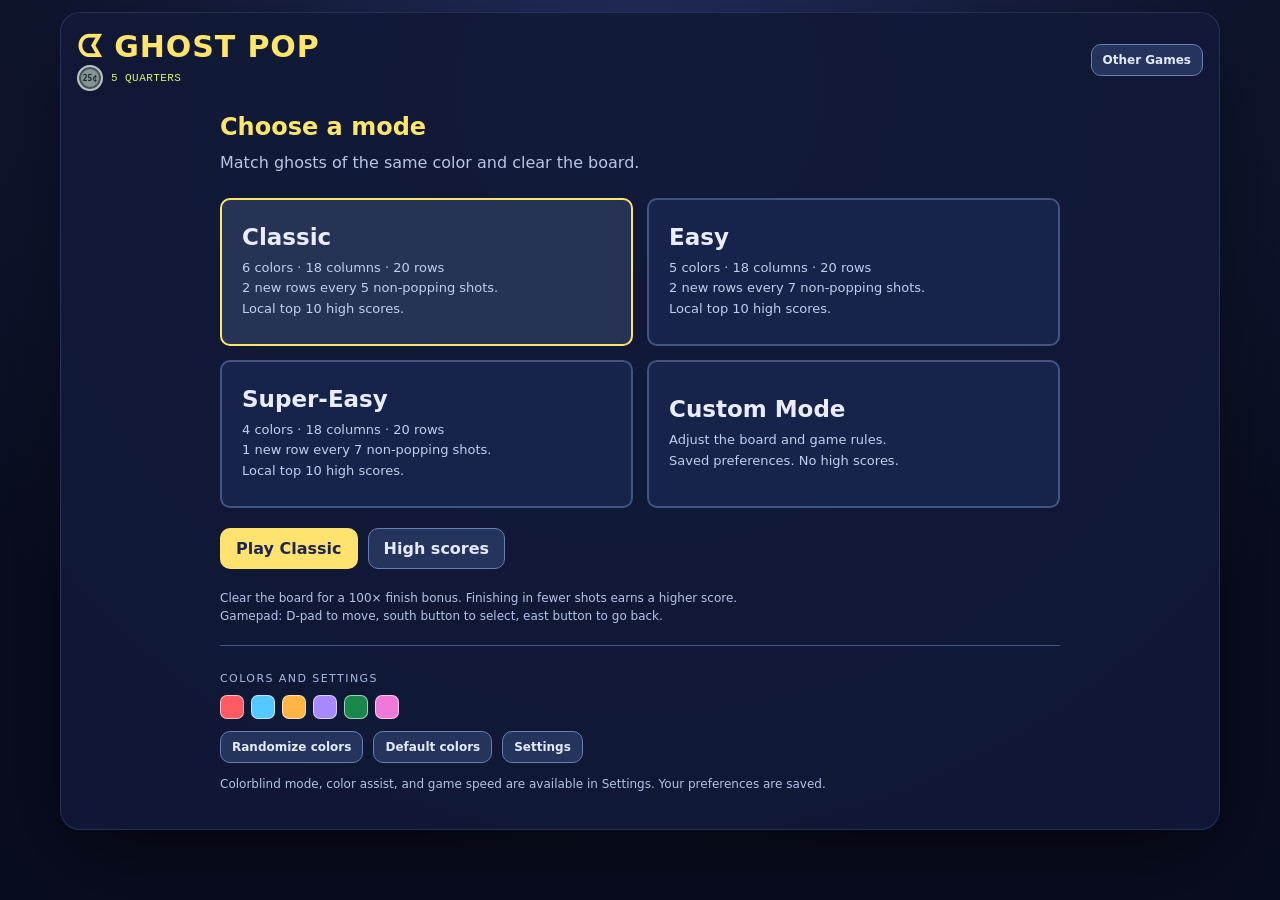
<file: ghost-pop.html>
<!doctype html>
<html lang="en">
<head>
<meta charset="utf-8"><meta name="viewport" content="width=device-width,initial-scale=1,viewport-fit=cover">
<title>Ghost Pop</title>
<style>
  :root{color-scheme:dark;font-family:system-ui,Segoe UI,sans-serif;background:#090d20;color:#e9edff}
  *{box-sizing:border-box}body{display:flow-root;margin:0;min-height:100dvh;background:radial-gradient(circle at 50% 10%,#263366,#090d20 75%)}
  [hidden]{display:none!important}button,input{font:inherit}button,a,input{touch-action:manipulation}button:focus-visible,a:focus-visible,input:focus-visible{outline:3px solid #fff;outline-offset:4px}
  button,.button{display:inline-block;background:#ffe36e;color:#1d2450;border:1px solid transparent;border-radius:10px;font-weight:800;padding:10px 15px;cursor:pointer;text-decoration:none;text-align:center}button:hover,.button:hover{filter:brightness(1.12)}button:disabled{opacity:.5;cursor:default}.secondary{background:#25345d;color:#e3eaff;border-color:#687db0}.small{font-size:12px;padding:8px 11px}
  .shell{width:min(98%,1160px);margin:12px auto;padding:16px;border:1px solid #5463a055;border-radius:20px;background:#111936ee;box-shadow:0 24px 90px #0008}
  header{display:flex;align-items:center;justify-content:space-between;gap:12px;margin-bottom:14px}h1{font-size:clamp(19px,4vw,30px);letter-spacing:.03em;margin:0;color:#ffe56b}h2{margin:0 0 10px;color:#ffe56b}p{line-height:1.55}.sub,.hint{color:#b5c2e8;font-size:12px}.sub{margin:3px 0 0}.hint{line-height:1.5;margin:0}.eyebrow{text-transform:uppercase;letter-spacing:.13em;font-size:11px;color:#a9bae4;margin:0 0 8px}.screen{max-width:840px;margin:auto}.intro{margin:22px 0}.intro p{color:#b9c5e8;margin:8px 0}
  .modes{display:grid;grid-template-columns:1fr 1fr;gap:14px}.mode{padding:20px;text-align:left;background:#18234b;border:2px solid #425582;color:#e9edff;min-height:148px}.mode[aria-pressed=true]{border-color:#ffe36e;background:#263355}.mode strong{display:block;font-size:23px;margin-bottom:8px}.mode span{display:block;font-size:13px;font-weight:400;line-height:1.6;color:#c2cdef}.actions{display:flex;gap:10px;flex-wrap:wrap;margin:20px 0}.custom{padding:18px;background:#131e40;border:1px solid #425582;border-radius:14px;margin-top:18px}.fields{display:grid;grid-template-columns:repeat(3,1fr);gap:14px}.field{font-size:12px;color:#c3cff1}.field input{display:block;width:100%;margin-top:5px;background:#0a1330;color:white;border:1px solid #6377a8;border-radius:7px;padding:9px}.field small{display:block;color:#93a5d0;margin-top:4px}.custom .actions{margin-bottom:0}.notice{font-size:12px;color:#ffdd94;min-height:1.5em}.swatches{display:flex;gap:7px;align-items:center;flex-wrap:wrap}.swatch{width:24px;height:24px;border:1px solid #ffffff99;border-radius:7px;color:#fff;font-weight:800;text-shadow:0 1px 3px #000;text-align:center;font-size:12px;line-height:22px}.palette-settings{margin:20px 0;padding-top:16px;border-top:1px solid #445581}.palette-settings .actions{margin:12px 0}.palette-settings p{margin:8px 0}
  .game-layout{display:grid;grid-template-columns:minmax(0,1fr) 210px;gap:16px;align-items:center}.board-wrap{display:flex;align-items:center;justify-content:center;min-width:0;height:min(760px,calc(100dvh - 122px))}.game{position:relative;flex-shrink:0;outline:2px solid #6c83bd;border-radius:4px;background:#090f2b;touch-action:none;overflow:hidden;cursor:crosshair}canvas{display:block;width:100%;height:100%;touch-action:none}.rail{display:flex;flex-direction:column;gap:14px}.stats{display:grid;grid-template-columns:1fr 1fr;gap:6px}.stat{border:1px solid #44548c77;border-radius:10px;background:#1a2550;padding:8px;text-align:center}.stat:first-child{grid-column:1/-1}.stat small{display:block;font-size:10px;letter-spacing:.08em;color:#a9bae4;text-transform:uppercase}.stat b{font-size:22px;font-variant-numeric:tabular-nums}.queue{display:flex;align-items:center;gap:10px;padding:10px;background:#0d1737;border:1px solid #465c90;border-radius:10px;min-height:68px}.queue canvas{width:42px;height:42px;flex:0 0 42px}.queue strong{display:block;font-size:12px}.queue span{font-size:11px;color:#b9c9ee}.row-status{font-size:13px;color:#ffe36e;margin:0}.rail-actions{display:grid;grid-template-columns:1fr 1fr;gap:7px}.rail-actions button{font-size:12px;padding:9px 7px}.rail-actions button:last-child{grid-column:1/-1}
  .overlay{position:absolute;inset:0;background:#060b24e8;display:flex;align-items:center;justify-content:center;padding:16px;z-index:2}.panel{width:min(100%,420px);max-height:100%;overflow:auto;padding:24px 18px;text-align:center;background:#18234b;border:1px solid #7386d3;border-radius:16px}.panel h2{font-size:27px}.panel p{font-size:13px;color:#c8d4f8}.result{font-size:26px;font-weight:850;margin:10px 0;color:#ffe36e}.panel .actions{justify-content:center;margin-bottom:0}table{width:100%;border-collapse:collapse;font-variant-numeric:tabular-nums}th,td{text-align:right;padding:12px 8px;border-bottom:1px solid #3c4e79;font-size:13px}th:first-child,td:first-child{text-align:left}th{color:#b8c8ee;font-size:11px;text-transform:uppercase}.empty{padding:30px 12px;text-align:center;color:#bdc9ec}.scores-wrap{overflow:auto}.storage-note{margin:8px 0 0;font-size:12px;color:#ffdd94}
  @media(max-width:760px) and (orientation:portrait){.shell{padding:11px;margin:8px auto}header{margin-bottom:12px}.game-layout{display:flex;flex-direction:column;gap:12px}.board-wrap{width:100%;height:min(760px,calc(100dvh - 293px))}.rail{width:100%;display:grid;grid-template-columns:1fr 1fr;gap:8px}.stats{grid-template-columns:repeat(3,1fr);grid-column:1/-1}.stat:first-child{grid-column:auto}.stat{padding:5px}.stat b{font-size:19px}.queue{min-height:56px;padding:6px}.row-status{align-self:center}.rail-actions{grid-column:1/-1;display:flex}.rail-actions button{flex:1}.rail>.hint{grid-column:1/-1;font-size:11px}.fields{grid-template-columns:1fr 1fr}.modes{gap:9px}.mode{padding:14px}.mode strong{font-size:20px}.intro{margin:15px 0}}
  @media(orientation:landscape) and (max-height:540px){.shell{margin:5px auto;padding:9px}header{margin-bottom:8px}h1{font-size:19px}header .sub{display:none}.game-layout{grid-template-columns:minmax(0,1fr) 190px;gap:12px}.board-wrap{height:calc(100dvh - 78px)}.rail{gap:7px}.stats{grid-template-columns:repeat(3,1fr)}.stat:first-child{grid-column:auto}.stat{padding:4px}.stat b{font-size:17px}.stat small{font-size:8px}.queue{min-height:46px;padding:5px}.queue canvas{width:32px;height:32px;flex-basis:32px}.rail>.hint{font-size:10px}.rail-actions button{padding:6px;font-size:11px}.panel{padding:12px}.panel h2{font-size:20px}.panel p{margin:8px 0}.result{font-size:22px}}
  .rail-actions button:last-child{grid-column:auto}
  .queue{position:absolute;display:flex;flex-direction:column;gap:0;min-height:0;width:calc(var(--unit,1px)*130);padding:0;border:0;border-radius:0;background:none;transform:translate(-50%,-50%);text-align:center;pointer-events:none}
  .queue canvas{width:calc(var(--unit,1px)*54);height:calc(var(--unit,1px)*54);flex:none}.queue strong{font-size:calc(var(--unit,1px)*12);line-height:1.15}.queue span{position:absolute;width:1px;height:1px;overflow:hidden;clip-path:inset(50%)}.rail>.row-status{grid-column:1/-1}
  dialog{width:min(92vw,440px);max-height:90dvh;overflow:auto;border:1px solid #7386d3;border-radius:16px;padding:22px;background:#18234b;color:#e9edff;box-shadow:0 20px 80px #000b}dialog::backdrop{background:#030719bd}.setting{display:flex;align-items:center;justify-content:space-between;gap:16px;margin:18px 0}.setting input{width:22px;height:22px;accent-color:#ffe36e}.setting select,.name-entry input{background:#0a1330;color:#fff;border:1px solid #6377a8;border-radius:8px;padding:9px;font:inherit}.setting select{min-width:100px}.name-entry{margin-top:16px;text-align:left}.name-entry label{display:block;font-size:13px;margin-bottom:7px}.name-entry .name-controls{display:flex;gap:7px}.name-entry input{min-width:0;width:100%;font-size:16px}.name-entry button{font-size:13px;white-space:nowrap}.assist-legend{padding:12px;border:1px solid #53699d;border-radius:8px;font-size:12px;line-height:1.6;color:#d2def8}.scores-wrap td:nth-child(2){max-width:180px;overflow-wrap:anywhere;text-align:left}
  @media(max-width:760px) and (orientation:portrait){.panel{padding:16px 12px}.panel h2{font-size:24px}.panel p{margin:8px 0;line-height:1.4}.panel .result{font-size:23px;margin:8px 0}.panel .actions{margin:12px 0 0}.name-entry{margin-top:10px}}
</style>
<link rel="stylesheet" href="arcade.css">
</head>
<body>
<main class="shell">
  <header><div><h1>ᗧ GHOST POP</h1><p class="sub" id="subtitle" hidden></p><span data-arcade-wallet></span></div><a class="button secondary small" href="./">Other Games</a></header>
  <section class="screen" id="menuScreen">
    <div class="intro"><h2>Choose a mode</h2><p>Match ghosts of the same color and clear the board.</p></div>
    <div class="modes" aria-label="Game modes">
      <button class="mode" data-mode="classic" aria-pressed="true"><strong>Classic</strong><span id="classicDetails" style="white-space:pre-line">Six colors · 18 columns · 20 rows<br>Two new rows every 5 non-popping shots.<br>Local top 10 high scores.</span></button>
      <button class="mode" data-mode="easy" aria-pressed="false"><strong>Easy</strong><span id="easyDetails" style="white-space:pre-line">5 colors · 2 new rows every 7 non-popping shots.<br>Local top 10 high scores.</span></button>
      <button class="mode" data-mode="super-easy" aria-pressed="false"><strong>Super-Easy</strong><span id="superEasyDetails" style="white-space:pre-line">4 colors · 1 new row every 7 non-popping shots.<br>Local top 10 high scores.</span></button>
      <button class="mode" data-mode="custom" aria-pressed="false"><strong>Custom Mode</strong><span>Adjust the board and game rules.<br>Saved preferences. No high scores.</span></button>
    </div>
    <form class="custom" id="customForm" hidden><h2>Custom settings</h2><p class="hint">Starts with Classic rules. Preferences save on Play or when a valid value changes.</p><div class="fields" id="customFields"></div><div class="actions"><button type="button" class="secondary small" id="resetCustom">Reset to Classic</button></div><p class="notice" id="customNotice" aria-live="polite"></p></form>
    <div class="actions"><button id="play">Play Classic</button><button class="secondary" id="showScores">High scores</button></div>
    <p class="hint" id="modeInfo">Clear the board for a 100× finish bonus. Finishing in fewer shots earns a higher score.</p>
    <p class="hint">Gamepad: D-pad to move, south button to select, east button to go back.</p>
    <div class="palette-settings"><p class="eyebrow">Colors and settings</p><div class="swatches" id="swatches" aria-label="Current ghost colors"></div><div class="actions"><button class="secondary small" id="randomize">Randomize colors</button><button class="secondary small" id="resetPalette">Default colors</button><button class="secondary small" id="openSettings">Settings</button></div><p class="hint">Colorblind mode, color assist, and game speed are available in Settings. Your preferences are saved.</p></div>
  </section>
  <section id="gameScreen" hidden>
    <div class="game-layout"><div class="board-wrap" id="boardWrap"><div class="game" id="game"><canvas id="canvas" width="774" height="828" tabindex="0" aria-label="Ghost shooter. Drag to aim and release to shoot, or use arrow keys and Space."></canvas>
      <div class="overlay" id="overlay" hidden><div class="panel"><h2 id="endTitle"></h2><p id="endInfo"></p><div class="result" id="endResult"></div><p id="endFormula"></p><p id="endSaved" aria-live="polite"></p><form class="name-entry" id="nameForm" hidden><label for="playerName">Name for this high score</label><div class="name-controls"><input id="playerName" name="playerName" maxlength="24" autocomplete="nickname" placeholder="Anonymous"><button type="submit">Save name</button></div></form><div class="actions"><button id="again">Play again</button><button class="secondary" id="endMenu">Main menu</button></div></div></div>
      <div class="queue" id="shotQueue" aria-live="polite"><canvas id="nextCanvas" width="84" height="84" aria-hidden="true"></canvas><div><strong id="nextLabel">NEXT</strong><span id="nextInfo">Upcoming shot</span></div></div>
    </div></div>
    <aside class="rail"><div class="stats"><div class="stat"><small>Points</small><b id="score">0</b></div><div class="stat"><small>Shots</small><b id="shots">0</b></div><div class="stat"><small>Colors left</small><b id="colors">6</b></div></div>
      <p class="row-status" id="rowStatus" aria-live="polite"></p>
      <div class="rail-actions"><button class="secondary" id="restart">Restart</button><button class="secondary" id="menu">Main menu</button><button class="secondary" id="gameRandomize">Randomize colors</button><button class="secondary" id="gameSettings">Settings</button></div>
      <p class="hint" id="gameHint"></p>
    </aside></div>
  </section>
  <section class="screen" id="scoresScreen" hidden><p class="eyebrow">On this browser</p><h2 id="scoresTitle">Classic · Top 10</h2><p class="hint" id="scoresHelp"></p><div class="scores-wrap"><table><thead><tr><th>Rank</th><th>Name</th><th>Score</th><th>Result</th><th>Points</th><th>Shots</th><th>Date</th></tr></thead><tbody id="scoreRows"></tbody></table></div><p class="empty" id="emptyScores">No scores yet. Your first game starts the leaderboard.</p><div class="actions"><button id="scoresBack">Back to modes</button></div></section>
  <p class="storage-note" id="storageNote" role="status" hidden></p>
</main>
<dialog id="settingsDialog" aria-labelledby="settingsTitle"><h2 id="settingsTitle">Settings</h2>
  <label class="setting" for="colorblind"><span>Colorblind mode</span><input type="checkbox" id="colorblind"></label><p class="hint">Show large color numbers on ghosts, shots, and the next-shot preview.</p>
  <label class="setting" for="colorAssist"><span>Color assist mode</span><input type="checkbox" id="colorAssist"></label><p class="assist-legend">Current shot: dark blue for 0.7 seconds, then white for 0.3 seconds.<br>Next shot: cyan, unless new rows are due.<br>Other colors: orange. If current and next match, the current-shot pulse takes priority.</p>
  <label class="setting" for="gameSpeed"><span>Game speed</span><select id="gameSpeed"><option value="fast">Fast</option><option value="slow">Slow</option></select></label><p class="hint">Fast: quicker shots, normal mouth animation. Slow: slower shots, half-speed mouth animation.</p>
  <div class="actions"><button class="secondary small" id="settingsRandomize">Randomize colors</button><button class="small" id="closeSettings">Done</button></div>
</dialog>
<script src="arcade.js"></script>
<script>
(()=>{'use strict';
const $=id=>document.getElementById(id),cv=$('canvas'),ctx=cv.getContext('2d'),nextCtx=$('nextCanvas').getContext('2d');
// Each mode owns its rules. A running game takes a snapshot; the next game can use new values.
// maxBounces limits the aim guide only; live shots have no bounce cap.
const CLASSIC=Object.freeze({colors:6,columns:18,maxRows:20,initialRows:7,rowEvery:5,rowsAdded:2,maxBounces:1,aimDistance:340,collisionFactor:.89,matchSize:3,popPoints:100,chainBonus:.35,dropPoints:175,winMultiplier:100,shotExponent:1.5});
const MODES={
  classic:{name:'Classic',rules:CLASSIC,recordsScores:true},
  easy:{name:'Easy',rules:Object.freeze({...CLASSIC,colors:5,rowEvery:7}),recordsScores:true},
  'super-easy':{name:'Super-Easy',rules:Object.freeze({...CLASSIC,colors:4,rowEvery:7,rowsAdded:1}),recordsScores:true},
  custom:{name:'Custom Mode',recordsScores:false}
};
const AIM_INPUT=Object.freeze({step:.025,holdStep:.015,delay:.1,interval:.025});
const GAMEPAD_INPUT=Object.freeze({deadzone:.18,triggerThreshold:.55,navDelay:.28,navInterval:.12});
const gamepadStates=new Map();
const REACTION_INTERVAL=.085;
const heldArrows=new Map();
const FIELDS=[
  ['colors','Ghost colors',1,36,1],['columns','Grid columns',4,48,1],['maxRows','Grid rows',6,60,1],['initialRows','Starting rows',1,58,1],
  ['rowEvery','Non-popping shots per row wave',1,100,1],['rowsAdded','Rows added per wave',1,20,1],['maxBounces','Aim guide wall bounces',0,100,1,'Actual shots can always bounce freely.'],['aimDistance','Aim line length',0,10000,1,'How far the dotted guide extends, in board units.'],
  ['collisionFactor','Collision tightness',.65,1,.01,'Lower lets shots squeeze through smaller gaps.'],['matchSize','Ghosts needed for a match',2,20,1],['popPoints','Points per matched ghost',0,100000,1],['chainBonus','Extra chain bonus per ghost',0,10,.05],['dropPoints','Points per falling ghost',0,100000,1],['winMultiplier','Win score multiplier',1,10000,1],['shotExponent','Shot penalty exponent',0,5,.1]
];
const DEFAULT_COLORS=['#ff5964','#54c9ff','#ffb543','#a789ff','#19864b','#ef79d6'];
const STORAGE={custom:'pacGhostPop.custom.v1',palettes:'pacGhostPop.palettes.v1',scores:'pacGhostPop.scores.v1',settings:'pacGhostPop.settings.v1'};
function storageError(){$('storageNote').hidden=false;$('storageNote').textContent='Browser storage is unavailable. You can play, but settings and scores will only last for this session.'}
function read(key,fallback){try{const value=localStorage.getItem(key);return value===null?fallback:JSON.parse(value)}catch{return fallback}}
function save(key,value){try{localStorage.setItem(key,JSON.stringify(value));return true}catch{storageError();return false}}
try{const probe='pacGhostPop.storageProbe';localStorage.setItem(probe,'1');localStorage.removeItem(probe)}catch{storageError()}
function validRules(raw){const result={...CLASSIC};if(raw&&typeof raw==='object')for(const [name,,min,max,step] of FIELDS){const n=Number(raw[name]);if(Number.isFinite(n)&&n>=min&&n<=max&&Math.abs((n-min)/step-Math.round((n-min)/step))<.00001)result[name]=n}result.initialRows=Math.min(result.initialRows,result.maxRows-2);result.rowsAdded=Math.min(result.rowsAdded,result.maxRows-1);return result}
let customRules=validRules(read(STORAGE.custom,{})),palettes=read(STORAGE.palettes,{}),highScores=read(STORAGE.scores,{});
const savedSettings=read(STORAGE.settings,{});
let settings={colorblind:savedSettings?.colorblind===true,colorAssist:savedSettings?.colorAssist===true,speed:savedSettings?.speed==='slow'?'slow':'fast',playerName:typeof savedSettings?.playerName==='string'?savedSettings.playerName.slice(0,24):''};
if(!palettes||typeof palettes!=='object'||Array.isArray(palettes))palettes={};
if(!highScores||typeof highScores!=='object'||Array.isArray(highScores))highScores={};
let selectedMode='classic',activeMode=null,screen='menu',rules={...CLASSIC},palette=DEFAULT_COLORS.slice();
let W,H,R=19.5,DX=42,DY=36,TOP=R,SHOOT,DANGER;
let grid=new Map(),parity=0,loaded=null,next=null,projectile=null,aim=-Math.PI/2,points=0,shots=0,misses=0,ended=true,particles=[],popText=[],lastTime=performance.now(),dragPointer=null,assistTime=0,pendingScore=null,reaction=null;
const rand=a=>a[Math.floor(Math.random()*a.length)],key=(r,c)=>r+','+c;
const valid=(r,c)=>r>=0&&r<rules.maxRows&&c>=0&&c<rules.columns;
const position=(r,c)=>({x:R+c*DX+((r+parity)&1)*DX/2,y:TOP+r*DY});
const get=(r,c)=>grid.get(key(r,c));
function set(r,c,color){grid.set(key(r,c),{r,c,color})}
function neighbors(r,c){const s=(r+parity)&1;return [[r,c-1],[r,c+1],[r-1,c-1+s],[r-1,c+s],[r+1,c-1+s],[r+1,c+s]].filter(([a,b])=>valid(a,b))}
function boardColors(){return [...new Set([...grid.values()].map(g=>g.color))]}
function makeShot(){const choices=boardColors();return choices.length?rand(choices):null}
function rowImminent(){return misses===rules.rowEvery-1}
function validPalette(colors,count){return Array.isArray(colors)&&colors.length===count&&colors.every(color=>typeof color==='string'&&(/^#[0-9a-f]{6}$/i.test(color)||/^hsl\((\d+(?:\.\d+)?) 72% (?:43|60|63)%\)$/.test(color)))}
// Each random color is sampled independently from the full RGB range, with no hue-spacing constraint.
function createPalette(count){return Array.from({length:count},()=> '#'+Math.floor(Math.random()*0x1000000).toString(16).padStart(6,'0'))}
function defaultPalette(count){return count<=DEFAULT_COLORS.length?DEFAULT_COLORS.slice(0,count):Array.from({length:count},(_,i)=>`hsl(${(i*360/count).toFixed(1)} 72% ${i*360/count>90&&i*360/count<165?'43':'60'}%)`)}
function getPalette(count){if(!validPalette(palettes[count],count)){palettes[count]=defaultPalette(count);save(STORAGE.palettes,palettes)}return palettes[count].slice()}
function selectedRules(){return selectedMode==='custom'?customRules:MODES[selectedMode].rules}
function renderSwatches(){const colors=getPalette(selectedRules().colors);$('swatches').replaceChildren(...colors.map((color,i)=>{const el=document.createElement('span');el.className='swatch';el.style.background=color;el.textContent=settings.colorblind?i+1:'';el.title=`Ghost color ${i+1}`;return el}))}
function changePalette(reset=false){const count=screen==='game'?rules.colors:selectedRules().colors,colors=reset?defaultPalette(count):createPalette(count);palettes[count]=colors;save(STORAGE.palettes,palettes);if(screen==='game'){palette=colors;sync()}renderSwatches()}
function buildFields(){for(const [name,label,min,max,step,hint] of FIELDS){const wrap=document.createElement('label');wrap.className='field';wrap.textContent=label;const input=document.createElement('input');input.type='number';input.id='rule-'+name;input.name=name;input.min=min;input.max=max;input.step=step;input.required=true;input.value=customRules[name];wrap.append(input);if(hint){const help=document.createElement('small');help.textContent=hint;wrap.append(help)}$('customFields').append(wrap)}}
function readCustom(report=false){const form=$('customForm');$('rule-initialRows').setCustomValidity('');$('rule-rowsAdded').setCustomValidity('');const raw=Object.fromEntries(new FormData(form));if(!form.checkValidity()){if(report)form.reportValidity();return null}if(Number(raw.initialRows)>Number(raw.maxRows)-2){$('rule-initialRows').setCustomValidity('Leave at least two empty rows below the starting ghosts.');if(report)form.reportValidity();return null}if(Number(raw.rowsAdded)>=Number(raw.maxRows)){$('rule-rowsAdded').setCustomValidity('Add fewer rows than the grid contains.');if(report)form.reportValidity();return null}return validRules(raw)}
function setScreen(name){screen=name;heldArrows.clear();$('menuScreen').hidden=name!=='menu';$('gameScreen').hidden=name!=='game';$('scoresScreen').hidden=name!=='scores';$('subtitle').hidden=name!=='game';$('subtitle').textContent=name==='game'?MODES[activeMode].name:'';dragPointer=null;if(name==='game'){cv.focus({preventScroll:true});requestAnimationFrame(fitBoard)}}
function selectMode(mode){
  selectedMode=mode;
  for(const el of document.querySelectorAll('[data-mode]')){
    el.setAttribute('aria-pressed',String(el.dataset.mode===mode));
    const config=MODES[el.dataset.mode].rules;
    if(config)el.querySelector('span').textContent=`${config.colors} colors · ${config.columns} columns · ${config.maxRows} rows\n${config.rowsAdded} new row${config.rowsAdded===1?'':'s'} every ${config.rowEvery} non-popping shots.\nLocal top 10 high scores.`;
  }
  $('customForm').hidden=mode!=='custom';$('play').textContent='Play '+MODES[mode].name;$('showScores').hidden=!MODES[mode].recordsScores;
  $('modeInfo').textContent=MODES[mode].recordsScores?`Clear the board for a ${MODES[mode].rules.winMultiplier}× finish bonus. Finishing in fewer shots earns a higher score.`:'Custom Mode does not record high scores.';renderSwatches();
}
function syncSettings(){$('colorblind').checked=settings.colorblind;$('colorAssist').checked=settings.colorAssist;$('gameSpeed').value=settings.speed}
function updateSettings(){settings.colorblind=$('colorblind').checked;settings.colorAssist=$('colorAssist').checked;settings.speed=$('gameSpeed').value;save(STORAGE.settings,settings);renderSwatches();if(screen==='game')sync()}
function openSettings(){cancelDrag();heldArrows.clear();syncSettings();$('settingsDialog').showModal()}
function shotSpeed(){return 650*(settings.speed==='slow'?.7:1.3)}
function displayColor(color){
  if(!settings.colorAssist)return palette[color];
  const current=projectile?.color??reaction?.color??loaded;
  if(color===current)return assistTime%1<.7?'#153d99':'#ffffff';
  if(!rowImminent()&&next!==null&&color===next)return '#00d9ff';
  return '#ff9c38';
}
function fitBoard(){
  if(screen!=='game')return;
  const wrap=$('boardWrap'),shellStyle=getComputedStyle(document.querySelector('.shell')),
    header=document.querySelector('header'),layout=document.querySelector('.game-layout'),layoutStyle=getComputedStyle(layout),
    stacked=layoutStyle.display==='flex',rail=document.querySelector('.rail');
  const shellSpace=['marginTop','marginBottom','paddingTop','paddingBottom','borderTopWidth','borderBottomWidth'].reduce((sum,k)=>sum+parseFloat(shellStyle[k]),0),
    headerSpace=header.getBoundingClientRect().height+parseFloat(getComputedStyle(header).marginBottom),
    railSpace=stacked?rail.getBoundingClientRect().height+parseFloat(layoutStyle.rowGap):0,
    storageSpace=$('storageNote').hidden?0:$('storageNote').getBoundingClientRect().height+8,
    available=Math.max(120,Math.min(760,window.innerHeight-shellSpace-headerSpace-railSpace-storageSpace-6)),
    width=Math.floor(Math.min(wrap.clientWidth,available*W/H)),height=Math.floor(width*H/W);
  wrap.style.height=height+'px';$('game').style.width=width+'px';$('game').style.height=height+'px';$('game').style.setProperty('--unit',width/W+'px');
  $('shotQueue').style.left=(SHOOT.x+Math.min(95,W/4))/W*100+'%';$('shotQueue').style.top=(SHOOT.y-5)/H*100+'%';
}
function start(){const mode=selectedMode,custom=mode==='custom'?readCustom(true):null;if(mode==='custom'&&!custom)return;return Arcade.play(()=>beginGame(mode,custom))}
function beginGame(mode,custom){if(mode==='custom'){customRules=custom;save(STORAGE.custom,custom)}activeMode=mode;rules={...(activeMode==='custom'?customRules:MODES[activeMode].rules)};palette=getPalette(rules.colors);palettes[rules.colors]=palette;save(STORAGE.palettes,palettes);
  W=2*R+(rules.columns-1)*DX+DX/2;DANGER=TOP+(rules.maxRows-1)*DY+R;SHOOT={x:W/2,y:DANGER+70};H=SHOOT.y+35;cv.width=W;cv.height=H;
  grid=new Map();parity=0;points=0;shots=0;misses=0;ended=false;projectile=null;reaction=null;particles=[];popText=[];aim=-Math.PI/2;dragPointer=null;assistTime=0;pendingScore=null;$('nameForm').hidden=true;
  for(let r=0;r<rules.initialRows;r++)for(let c=0;c<rules.columns;c++)if(Math.random()<.92)set(r,c,Math.floor(Math.random()*rules.colors));
  // Ensure even very sparse small boards have a playable starting group.
  if(!grid.size)for(let c=0;c<rules.columns;c++)set(0,c,0);
  loaded=makeShot();next=rowImminent()?null:makeShot();$('overlay').hidden=true;$('gameHint').textContent=`Drag to aim; release to shoot. Match ${rules.matchSize}+. Arrows + Space also work. Gamepad: either stick to aim; either trigger or south button to shoot. Shots that pop ghosts delay the row counter.`;setScreen('game');sync()}
function menu(){ended=true;projectile=null;reaction=null;setScreen('menu');selectMode(selectedMode)}
function drawNextPreview(){nextCtx.clearRect(0,0,84,84);if(!rowImminent()&&next!==null)pac(nextCtx,42,42,next,31,-Math.PI/2)}
function drawQueue(){const imminent=rowImminent();$('nextLabel').textContent=imminent?'NEW ROWS NEXT':'NEXT';$('nextInfo').textContent=imminent?`Pop ghosts to delay +${rules.rowsAdded} rows`:next===null?'Resolving…':settings.colorblind?`Ghost color ${next+1}`:'Upcoming shot';$('nextCanvas').hidden=imminent||next===null;drawNextPreview();$('rowStatus').textContent=`+${rules.rowsAdded} rows in ${rules.rowEvery-misses} non-popping shot${rules.rowEvery-misses===1?'':'s'}`}
function sync(){$('score').textContent=points.toLocaleString();$('shots').textContent=shots;$('colors').textContent=boardColors().length;drawQueue()}
const scoreValue=(raw,count,win,config)=>raw*(win?config.winMultiplier:1)/Math.pow(Math.max(1,count),config.shotExponent);
function records(mode){const rows=Array.isArray(highScores[mode])?highScores[mode]:[];return rows.filter(s=>s&&Number.isFinite(s.score)&&s.score>=0&&Number.isFinite(s.points)&&s.points>=0&&Number.isInteger(s.shots)&&s.shots>=1&&typeof s.win==='boolean'&&typeof s.date==='string'&&Number.isFinite(Date.parse(s.date))).sort((a,b)=>b.score-a.score||a.shots-b.shots||a.date.localeCompare(b.date)).slice(0,10)}
function finish(win){
  if(ended)return;
  ended=true;projectile=null;reaction=null;heldArrows.clear();dragPointer=null;pendingScore=null;$('nameForm').hidden=true;
  const final=scoreValue(points,shots,win,rules);
  $('endTitle').textContent=win?'BOARD CLEARED':'GAME OVER';
  $('endInfo').textContent=win?`Every ghost is gone. ${points.toLocaleString()} points in ${shots} shots.`:`The ghosts reached the limit. ${points.toLocaleString()} points in ${shots} shots.`;
  $('endResult').textContent='Final score: '+final.toLocaleString(undefined,{maximumFractionDigits:2});
  $('endFormula').textContent=`${points.toLocaleString()} × ${win?rules.winMultiplier:1} ÷ ${Math.max(1,shots)}^${rules.shotExponent}`;
  if(MODES[activeMode].recordsScores&&shots>0){
    const entry={score:final,points,shots,win,date:new Date().toISOString(),name:'Anonymous'},
      ranked=[...records(activeMode),entry].sort((a,b)=>b.score-a.score||a.shots-b.shots||a.date.localeCompare(b.date)).slice(0,10);
    highScores[activeMode]=ranked;
    const persisted=save(STORAGE.scores,highScores),rank=ranked.indexOf(entry)+1;
    $('endSaved').textContent=rank?`#${rank} on this browser${persisted?' · saved':' · this session only'}`:'Outside the local top 10.';
    if(rank){pendingScore={mode:activeMode,entry,rank};$('playerName').value=settings.playerName;$('nameForm').hidden=false}
  }else $('endSaved').textContent='Custom Mode · no high score recorded';
  $('overlay').hidden=false;sync();
}
function saveScoreName(event){
  event.preventDefault();if(!pendingScore)return;
  const name=$('playerName').value.trim().slice(0,24);
  pendingScore.entry.name=name||'Anonymous';
  const persisted=save(STORAGE.scores,highScores);
  settings.playerName=name;save(STORAGE.settings,settings);
  $('endSaved').textContent=`#${pendingScore.rank} · ${pendingScore.entry.name}${persisted?' · saved':' · this session only'}`;
  pendingScore=null;$('nameForm').hidden=true;
}
function showScores(){const mode=MODES[selectedMode],config=mode.rules,rows=records(selectedMode);$('scoresTitle').textContent=mode.name+' · Top 10';$('scoresHelp').textContent=`Final score = points × finish multiplier ÷ shots^${config.shotExponent}. A win earns ${config.winMultiplier}×; a loss earns 1×. Finishing in fewer shots earns a higher score.`;$('scoreRows').replaceChildren(...rows.map((s,i)=>{const tr=document.createElement('tr');for(const value of [i+1,typeof s.name==='string'?s.name.slice(0,24):'Anonymous',s.score.toLocaleString(undefined,{maximumFractionDigits:2}),s.win?'Won':'Lost',s.points.toLocaleString(),s.shots,new Date(s.date).toLocaleDateString()]){const td=document.createElement('td');td.textContent=value;tr.append(td)}return tr}));$('emptyScores').hidden=rows.length>0;setScreen('scores')}
function aimAt(clientX,clientY){const rect=cv.getBoundingClientRect(),x=(clientX-rect.left)*W/rect.width,y=(clientY-rect.top)*H/rect.height;aim=Math.max(-Math.PI+.13,Math.min(-.13,Math.atan2(y-SHOOT.y,x-SHOOT.x)))}
function fire(){if(screen!=='game'||ended||projectile||reaction||loaded===null||$('settingsDialog').open)return;projectile={x:SHOOT.x,y:SHOOT.y,vx:Math.cos(aim),vy:Math.sin(aim),color:loaded,bounces:0,age:0};loaded=null;shots++;sync()}
// Breadth-first waves follow matching connections, including paths that bend back toward the shot.
function connectedWaves(start){
  const seen=new Set([key(start.r,start.c)]),waves=[[start]];
  for(let i=0;i<waves.length;i++){
    const nextWave=[];
    for(const g of waves[i])for(const [r,c] of neighbors(g.r,g.c)){
      const k=key(r,c),other=get(r,c);
      if(other&&other.color===start.color&&!seen.has(k)){seen.add(k);nextWave.push(other)}
    }
    if(nextWave.length)waves.push(nextWave);
  }
  return waves;
}
function burst(g){const p=position(g.r,g.c),color=displayColor(g.color);for(let i=0;i<7;i++){const a=Math.random()*Math.PI*2,s=35+Math.random()*135;particles.push({x:p.x,y:p.y,vx:Math.cos(a)*s,vy:Math.sin(a)*s,life:.35+Math.random()*.35,color})}}
function floatingGhosts(){
  const anchored=new Set(),queue=[...grid.values()].filter(g=>g.r===0);
  for(const g of queue)anchored.add(key(g.r,g.c));
  for(let i=0;i<queue.length;i++)for(const [r,c] of neighbors(queue[i].r,queue[i].c)){
    const g=get(r,c),k=key(r,c);
    if(g&&!anchored.has(k)){anchored.add(k);queue.push(g)}
  }
  return [...grid.values()].filter(g=>!anchored.has(key(g.r,g.c)));
}
function popReactionWave(){
  for(const g of reaction.waves[reaction.index++]){grid.delete(key(g.r,g.c));burst(g);reaction.removed++}
}
function completeReaction(){
  const result=reaction,dropped=floatingGhosts();
  for(const g of dropped){grid.delete(key(g.r,g.c));burst(g)}
  const bonus=1+Math.max(0,result.removed-rules.matchSize)*rules.chainBonus,
    earned=Math.round(result.removed*rules.popPoints*bonus+dropped.length*rules.dropPoints),total=result.removed+dropped.length;
  points+=earned;popText.push({x:Math.max(80,Math.min(W-80,result.origin.x)),y:result.origin.y,text:(total>rules.matchSize?total+'x ':'')+'+'+earned.toLocaleString(),life:1.3});
  reaction=null;settle(true);
}
function addRows(){const old=[...grid.values()],pool=boardColors();if(old.some(g=>g.r+rules.rowsAdded>=rules.maxRows)){finish(false);return false}grid.clear();parity=(parity+rules.rowsAdded)&1;for(const g of old)set(g.r+rules.rowsAdded,g.c,g.color);for(let r=0;r<rules.rowsAdded;r++)for(let c=0;c<rules.columns;c++)set(r,c,rand(pool));popText.push({x:W/2,y:75,text:`+${rules.rowsAdded} NEW ROWS`,life:1.4});return true}
function settle(popped){projectile=null;if(!grid.size){sync();finish(true);return}if(!popped){misses++;if(misses>=rules.rowEvery){misses=0;if(!addRows())return}}if([...grid.values()].some(g=>position(g.r,g.c).y+R>=DANGER-.01)){sync();finish(false);return}
  // Queue colors never resurrect an eliminated color. At the last chance there is no reserved next color.
  const choices=boardColors();loaded=next!==null&&choices.includes(next)?next:makeShot();next=rowImminent()?null:makeShot();sync()}
function snap(x,y,color,hit){
  const candidates=hit?neighbors(hit.r,hit.c):Array.from({length:rules.columns},(_,c)=>[0,c]);
  let best=null,d=Infinity;
  for(const [r,c] of candidates){if(get(r,c))continue;const p=position(r,c),dd=(p.x-x)**2+(p.y-y)**2;if(dd<d){d=dd;best={r,c}}}
  if(!best){finish(false);return}
  projectile=null;loaded=null;set(best.r,best.c,color);
  const waves=connectedWaves(get(best.r,best.c));
  if(waves.reduce((count,wave)=>count+wave.length,0)>=rules.matchSize){
    reaction={waves,index:0,timer:0,removed:0,color,origin:position(best.r,best.c)};
    popReactionWave();sync();
  }else settle(false);
}
// Both live shots and the guide call this exact collision routine and use the visible canvas walls.
function traceStep(p,distance,bounceLimit=Infinity){p.x+=p.vx*distance;p.y+=p.vy*distance;const left=R,right=W-R;if(p.x<left||p.x>right){const edge=p.x<left?left:right;if(p.bounces>=bounceLimit){p.x=edge;return {type:'limit'}}p.x=2*edge-p.x;p.vx=-p.vx;p.bounces++}if(p.y<=TOP){p.y=TOP;return {type:'ceiling'}}const contact=2*R*rules.collisionFactor;let nearest=null,nearestDistance=Infinity;for(const g of grid.values()){const q=position(g.r,g.c),d=(p.x-q.x)**2+(p.y-q.y)**2;if(d<contact*contact&&d<nearestDistance){nearest=g;nearestDistance=d}}return nearest?{type:'ghost',ghost:nearest}:null}
function rotateAim(delta){aim=Math.max(-Math.PI+.13,Math.min(-.13,aim+delta))}
function updateAim(dt){
  if(ended||dragPointer!==null||heldArrows.size!==1)return;
  for(const [key,state] of heldArrows){
    state.elapsed+=dt;
    while(state.elapsed+1e-9>=state.next){rotateAim((key==='ArrowLeft'?-1:1)*AIM_INPUT.holdStep);state.next+=AIM_INPUT.interval}
  }
}
function gamepadScope(){
  if($('settingsDialog').open)return $('settingsDialog');
  if(screen==='menu')return $('menuScreen');
  if(screen==='scores')return $('scoresScreen');
  if(screen==='game'&&ended)return $('overlay');
  return null;
}
function navigateGamepad(scope,direction){
  const focused=document.activeElement;
  if(focused?.tagName==='SELECT'&&(direction===14||direction===15)){
    focused.selectedIndex=Math.max(0,Math.min(focused.options.length-1,focused.selectedIndex+(direction===14?-1:1)));
    focused.dispatchEvent(new Event('change',{bubbles:true}));return;
  }
  const controls=[...scope.querySelectorAll('button:not(:disabled),input[type="checkbox"],select')].filter(el=>el.getClientRects().length>0),
    index=controls.indexOf(focused),step=direction===12||direction===14?-1:1;
  if(controls.length)controls[(index<0?(step>0?0:controls.length-1):(index+step+controls.length)%controls.length)].focus();
}
function activateGamepad(scope){
  const focused=document.activeElement;
  if(scope.contains(focused)&&focused.matches('button:not(:disabled),input[type="checkbox"]')){focused.click();return}
  const fallback=scope===$('menuScreen')?$('play'):scope===$('scoresScreen')?$('scoresBack'):scope===$('overlay')?$('again'):$('closeSettings');
  fallback.click();
}
function pollGamepads(dt){
  if(Arcade.dialogOpen){Arcade.pollDialogGamepad();return}
  let pads;
  try{pads=typeof navigator.getGamepads==='function'?Array.from(navigator.getGamepads()).filter(p=>p?.connected):[]}catch{pads=[]}
  const connected=new Set(pads.map(p=>p.index)),interactive=!document.hidden&&document.hasFocus(),inputs=[];
  for(const index of gamepadStates.keys())if(!connected.has(index))gamepadStates.delete(index);
  for(const pad of pads){
    const state=gamepadStates.get(pad.index)||{buttons:[],nav:null,navTime:0,navNext:0,blocked:false};
    const buttons=Array.from(pad.buttons,(button,index)=>index===6||index===7
      ?(button.value??(button.pressed?1:0))>=GAMEPAD_INPUT.triggerThreshold
      :button.pressed||button.value>.5),edges=buttons.map((down,i)=>down&&!state.buttons[i]);
    state.buttons=buttons;gamepadStates.set(pad.index,state);
    if(!interactive){state.blocked=true;state.nav=null;continue}
    if(state.blocked){if(!buttons.some(Boolean))state.blocked=false;state.nav=null;continue}
    const nav=[12,13,14,15].find(i=>buttons[i]);let navPress=null;
    if(nav!==state.nav){state.nav=nav;state.navTime=0;state.navNext=GAMEPAD_INPUT.navDelay;if(nav!==undefined)navPress=nav}
    else if(nav!==undefined){state.navTime+=dt;if(state.navTime>=state.navNext){navPress=nav;state.navNext+=GAMEPAD_INPUT.navInterval}}
    let stick=null;
    for(const offset of [0,2]){
      const x=pad.axes[offset]??0,y=pad.axes[offset+1]??0,magnitude=Math.hypot(x,y);
      if(Number.isFinite(magnitude)&&magnitude>GAMEPAD_INPUT.deadzone&&(!stick||magnitude>stick.magnitude))stick={x,y,magnitude};
    }
    inputs.push({edges,navPress,stick});
  }
  const input=inputs.find(p=>p.edges.some(Boolean)||p.navPress!==null)||inputs.find(p=>p.stick);
  if(!input)return;
  const {edges,navPress,stick}=input,scope=gamepadScope();
  if(edges[9]&&screen==='game'&&!ended){if($('settingsDialog').open)$('closeSettings').click();else openSettings();return}
  if(scope){
    if(edges[1]){
      if(scope===$('settingsDialog'))$('closeSettings').click();
      else if(screen==='scores'){$('scoresBack').click();$('showScores').focus()}
      else if(screen==='game')menu();
      return;
    }
    if(navPress!==null)navigateGamepad(scope,navPress);
    if(edges[0])activateGamepad(scope);
    return;
  }
  if(screen!=='game'||ended||dragPointer!==null)return;
  if(stick){heldArrows.clear();aim=Math.max(-Math.PI+.13,Math.min(-.13,Math.atan2(-Math.abs(stick.y),stick.x)))}
  if(edges[0]||edges[6]||edges[7])fire();
}
function suspendGamepads(){for(const state of gamepadStates.values()){state.blocked=true;state.nav=null}}
function update(dt){if(Arcade.dialogOpen)return;
  assistTime+=dt;updateAim(dt);
  for(const p of particles){p.x+=p.vx*dt;p.y+=p.vy*dt;p.vy+=140*dt;p.life-=dt}particles=particles.filter(p=>p.life>0);
  for(const t of popText){t.y-=32*dt;t.life-=dt}popText=popText.filter(t=>t.life>0);
  if(ended)return;
  if(reaction){
    reaction.timer+=dt;
    while(reaction&&reaction.timer+1e-9>=REACTION_INTERVAL){
      reaction.timer-=REACTION_INTERVAL;
      if(reaction.index<reaction.waves.length)popReactionWave();else completeReaction();
    }
    return;
  }
  if(!projectile)return;
  projectile.age+=dt*(settings.speed==='slow'?.5:1);
  const distance=shotSpeed()*dt,steps=Math.max(1,Math.ceil(distance/3)),step=distance/steps;
  for(let j=0;j<steps&&projectile;j++){const p=projectile,hit=traceStep(p,step);if(hit)snap(p.x,p.y,p.color,hit.ghost)}
}
function colorNumber(context,x,y,color,r){
  context.save();context.font=`900 ${r*(color>=9?1:1.25)}px system-ui`;
  context.textAlign='center';context.textBaseline='middle';context.lineJoin='round';
  context.strokeStyle='#081026';context.lineWidth=Math.max(3,r*.18);context.fillStyle='#fff';
  context.strokeText(color+1,x,y);context.fillText(color+1,x,y);context.restore();
}
function ghost(context,x,y,color,r=R){
  context.save();context.translate(x,y);
  const fill=displayColor(color),gradient=context.createLinearGradient(-r,-r,r,r);
  gradient.addColorStop(0,'#ffffff55');gradient.addColorStop(.35,fill);gradient.addColorStop(1,fill);
  context.fillStyle=settings.colorAssist?fill:gradient;context.strokeStyle='#ffffffbb';context.lineWidth=1.3;
  context.beginPath();context.moveTo(-r*.93,r*.8);context.lineTo(-r*.93,-r*.05);context.arc(0,-r*.05,r*.93,Math.PI,0);context.lineTo(r*.93,r*.8);context.lineTo(r*.6,r*.51);context.lineTo(r*.3,r*.85);context.lineTo(0,r*.51);context.lineTo(-r*.3,r*.85);context.lineTo(-r*.6,r*.51);context.closePath();context.fill();context.stroke();
  if(settings.colorblind)colorNumber(context,0,0,color,r);
  else for(const ex of [-r*.36,r*.36]){context.fillStyle='white';context.beginPath();context.ellipse(ex,-r*.2,r*.28,r*.33,0,0,Math.PI*2);context.fill();context.fillStyle='#14254f';context.beginPath();context.arc(ex+r*.07,-r*.13,r*.12,0,Math.PI*2);context.fill()}
  context.restore();
}
function pac(context,x,y,color,r=R,angle=0,mouth=.23*Math.PI){context.save();context.translate(x,y);context.rotate(angle);context.fillStyle=displayColor(color);context.strokeStyle='#ffffffbb';context.lineWidth=1.2;context.beginPath();context.moveTo(0,0);context.arc(0,0,r,mouth,Math.PI*2-mouth);context.closePath();context.fill();context.stroke();if(!settings.colorblind){context.fillStyle='#102040';context.beginPath();context.arc(r*.06,-r*.53,r*.11,0,Math.PI*2);context.fill()}context.restore();if(settings.colorblind)colorNumber(context,x,y,color,r*.85)}
function drawGuide(){const p={x:SHOOT.x,y:SHOOT.y,vx:Math.cos(aim),vy:Math.sin(aim),bounces:0};ctx.fillStyle='#e6efff99';for(let distance=0;distance<rules.aimDistance;){const step=Math.min(3,rules.aimDistance-distance),hit=traceStep(p,step,rules.maxBounces);distance+=step;if(hit)break;if(Math.floor(distance/3)%8===0){ctx.beginPath();ctx.arc(p.x,p.y,2.3,0,Math.PI*2);ctx.fill()}}}
function draw(){ctx.clearRect(0,0,W,H);ctx.fillStyle='#0b1230';ctx.fillRect(0,0,W,H);ctx.fillStyle='#7896ef44';for(let x=21;x<W;x+=42)for(let y=21;y<H;y+=42){ctx.beginPath();ctx.arc(x,y,1.2,0,7);ctx.fill()}ctx.save();ctx.setLineDash([8,8]);ctx.strokeStyle='#ff637a99';ctx.beginPath();ctx.moveTo(0,DANGER);ctx.lineTo(W,DANGER);ctx.stroke();ctx.restore();for(const g of grid.values()){const p=position(g.r,g.c);ghost(ctx,p.x,p.y,g.color)}if(!projectile&&!reaction&&!ended&&loaded!==null)drawGuide();
  if(projectile){const mouth=.035+(.5+.5*Math.sin(projectile.age*23))*.7;pac(ctx,projectile.x,projectile.y,projectile.color,R,Math.atan2(projectile.vy,projectile.vx),mouth)}
  ctx.fillStyle='#1b2d5f';ctx.beginPath();ctx.arc(SHOOT.x,SHOOT.y,32,0,7);ctx.fill();ctx.strokeStyle='#7192d1';ctx.lineWidth=2;ctx.stroke();if(loaded!==null)pac(ctx,SHOOT.x,SHOOT.y,loaded,21,aim);
  for(const p of particles){ctx.globalAlpha=Math.min(1,p.life*2);ctx.fillStyle=p.color;ctx.beginPath();ctx.arc(p.x,p.y,3.5,0,7);ctx.fill()}ctx.globalAlpha=1;ctx.textAlign='center';ctx.font='900 23px system-ui';for(const t of popText){ctx.globalAlpha=Math.min(1,t.life);ctx.strokeStyle='#101733';ctx.lineWidth=5;ctx.strokeText(t.text,t.x,t.y);ctx.fillStyle='#ffe16a';ctx.fillText(t.text,t.x,t.y)}ctx.globalAlpha=1}
function frame(now){const dt=Math.min(.033,(now-lastTime)/1000);lastTime=now;pollGamepads(dt);if(screen==='game'){if(!$('settingsDialog').open)update(dt);draw();if(settings.colorAssist)drawNextPreview()}requestAnimationFrame(frame)}
cv.addEventListener('pointerdown',e=>{if(e.button!==0||!e.isPrimary||ended||projectile||reaction||dragPointer!==null)return;e.preventDefault();heldArrows.clear();dragPointer=e.pointerId;cv.setPointerCapture(e.pointerId);cv.focus({preventScroll:true});aimAt(e.clientX,e.clientY)});
cv.addEventListener('pointermove',e=>{if(dragPointer===e.pointerId||(e.pointerType==='mouse'&&dragPointer===null))aimAt(e.clientX,e.clientY)});
cv.addEventListener('pointerup',e=>{if(dragPointer!==e.pointerId)return;e.preventDefault();if(e.button!==0){cancelDrag();return}aimAt(e.clientX,e.clientY);dragPointer=null;if(cv.hasPointerCapture(e.pointerId))cv.releasePointerCapture(e.pointerId);fire()});
cv.addEventListener('contextmenu',e=>e.preventDefault());
function cancelDrag(){dragPointer=null;heldArrows.clear()}cv.addEventListener('pointercancel',cancelDrag);cv.addEventListener('lostpointercapture',cancelDrag);window.addEventListener('blur',()=>{cancelDrag();suspendGamepads()});document.addEventListener('visibilitychange',()=>{if(document.hidden){cancelDrag();suspendGamepads()}});
window.addEventListener('gamepaddisconnected',e=>gamepadStates.delete(e.gamepad.index));
document.addEventListener('keydown',e=>{
  if(screen!=='game'||ended||dragPointer!==null||$('settingsDialog').open||e.target.closest('input,select,textarea,button,a,[contenteditable]'))return;
  if(e.key===' '||e.key==='Enter'){e.preventDefault();if(!e.repeat)fire()}
  else if(e.key==='ArrowLeft'||e.key==='ArrowRight'){
    e.preventDefault();
    if(!e.repeat&&!heldArrows.has(e.key)){
      heldArrows.set(e.key,{elapsed:0,next:AIM_INPUT.delay});rotateAim((e.key==='ArrowLeft'?-1:1)*AIM_INPUT.step);
    }
  }
});
document.addEventListener('keyup',e=>heldArrows.delete(e.key));
for(const button of document.querySelectorAll('[data-mode]'))button.onclick=()=>selectMode(button.dataset.mode);
$('customForm').onsubmit=e=>e.preventDefault();$('customForm').addEventListener('input',()=>{const values=readCustom();$('customNotice').textContent=values?'':'Check the values. Leave at least two empty starting rows; row waves must be smaller than the grid.';if(values){customRules=values;save(STORAGE.custom,values);renderSwatches()}});
$('resetCustom').onclick=()=>{customRules={...CLASSIC};for(const [name] of FIELDS){$('rule-'+name).value=customRules[name];$('rule-'+name).setCustomValidity('')}$('customNotice').textContent='';save(STORAGE.custom,customRules);renderSwatches()};
$('play').onclick=start;$('again').onclick=start;$('restart').onclick=start;$('menu').onclick=menu;$('endMenu').onclick=menu;$('showScores').onclick=showScores;$('scoresBack').onclick=()=>setScreen('menu');$('randomize').onclick=()=>changePalette();$('gameRandomize').onclick=()=>{changePalette();if(!ended)cv.focus({preventScroll:true})};$('resetPalette').onclick=()=>changePalette(true);
$('openSettings').onclick=openSettings;$('gameSettings').onclick=openSettings;$('settingsRandomize').onclick=()=>changePalette();$('closeSettings').onclick=()=>{$('settingsDialog').close();if(screen==='game'&&!ended)cv.focus({preventScroll:true})};
for(const id of ['colorblind','colorAssist','gameSpeed'])$(id).addEventListener('change',updateSettings);
$('settingsDialog').addEventListener('close',()=>{if(screen==='game'&&!ended){fitBoard();cv.focus({preventScroll:true})}});
$('nameForm').onsubmit=saveScoreName;
new ResizeObserver(fitBoard).observe($('boardWrap'));window.addEventListener('resize',()=>{cancelDrag();fitBoard()});
buildFields();selectMode('classic');requestAnimationFrame(frame);
})();
</script>
</body>
</html>
</file>
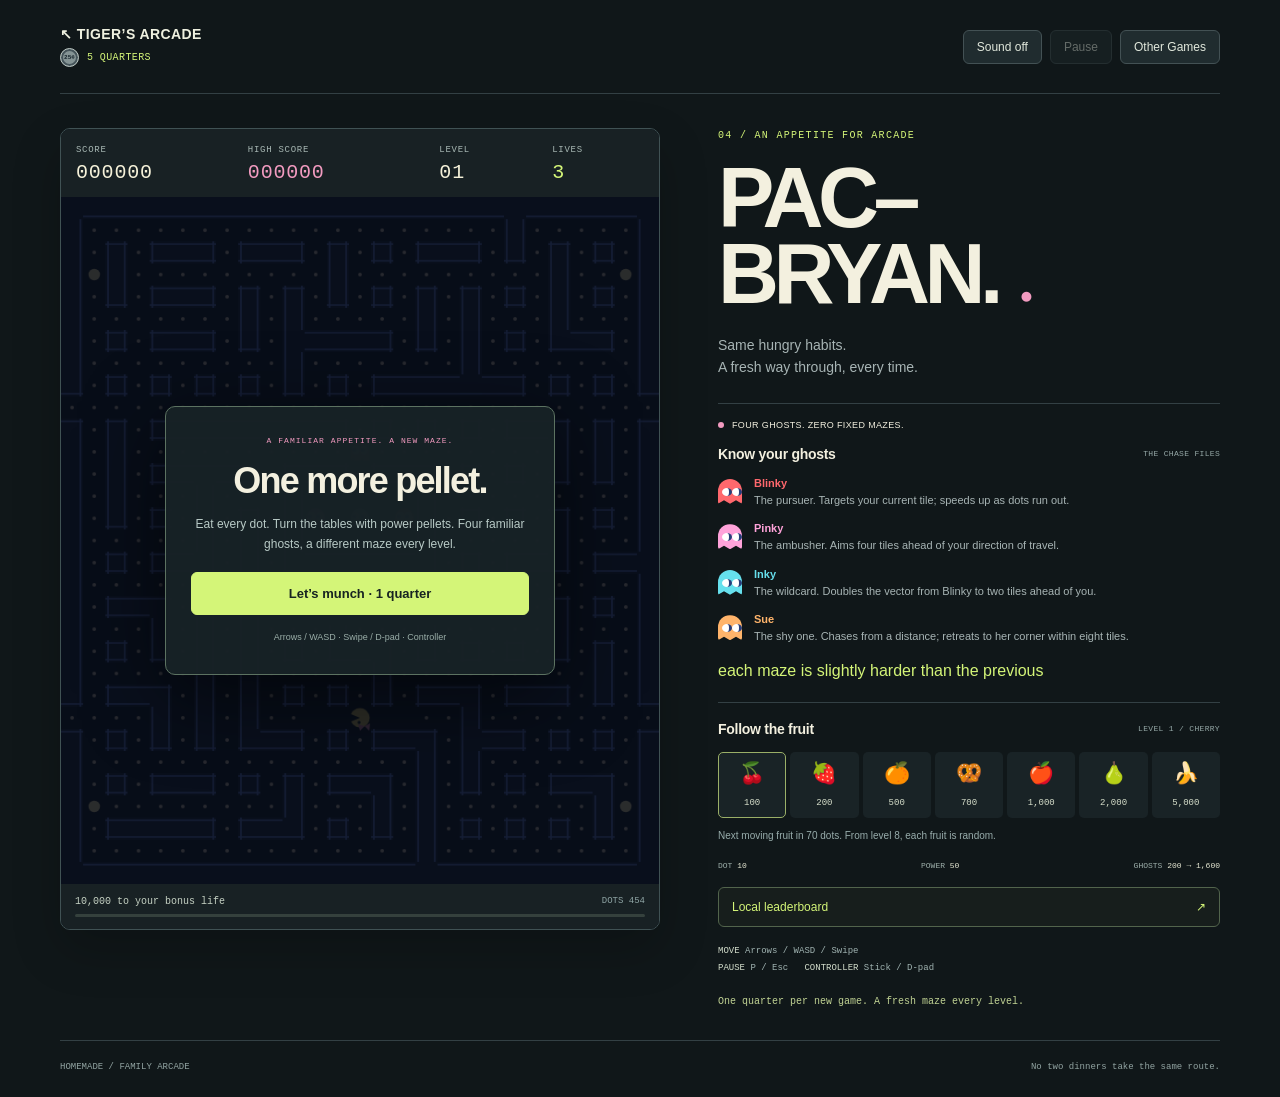
<file: pac-bryan.html>
<!doctype html>
<html lang="en">
<head>
  <meta charset="utf-8">
  <meta name="viewport" content="width=device-width, initial-scale=1">
  <meta name="theme-color" content="#101719">
  <meta name="description" content="Pac-Bryan: a Ms. Pac-Man inspired maze chase with a fresh random maze every level, ghost intelligence, and local top scores.">
  <title>Pac-Bryan · Tiger’s Arcade</title>
  <link rel="stylesheet" href="arcade.css">
  <link rel="stylesheet" href="pac-bryan/pac-bryan.css">
</head>
<body>
<main class="shell">
  <header class="topbar">
    <div class="arcade-brand-group"><a class="brand" href="./">↖ TIGER’S ARCADE</a><span data-arcade-wallet></span></div>
    <nav class="top-actions" aria-label="Game actions"><button id="sound" aria-pressed="false">Sound off</button><button id="pause" disabled>Pause</button><a class="button" href="./">Other Games</a></nav>
  </header>
  <div class="layout">
    <section class="cabinet" aria-label="Pac-Bryan game">
      <div class="hud"><div><small>SCORE</small><b id="score">000000</b></div><div><small>HIGH SCORE</small><b id="best">000000</b></div><div><small>LEVEL</small><b id="level">01</b></div><div><small>LIVES</small><b id="lives">3</b></div></div>
      <div class="stage">
        <canvas id="canvas" width="648" height="744" tabindex="0" aria-label="Pac-Bryan maze. Move with arrows or WASD, swipe, or use the direction buttons. P or Escape pauses."></canvas>
        <div class="overlay" id="overlay"><div class="panel">
          <p class="eyebrow" id="panelEyebrow">A FAMILIAR APPETITE. A NEW MAZE.</p>
          <h2 id="panelTitle">One more pellet.</h2>
          <p id="panelText">Eat every dot. Turn the tables with power pellets. Four familiar ghosts, a different maze every level.</p>
          <p class="result" id="result" hidden></p>
          <form id="nameForm" hidden><label for="scoreName">You made the local top 10</label><div class="name-controls"><input id="scoreName" maxlength="20" autocomplete="nickname" placeholder="Anonymous" aria-label="Leaderboard name"><button type="submit">Save name</button></div><small id="nameNotice">Score saved as Anonymous.</small></form>
          <div class="panel-actions"><button class="primary" id="play" disabled>Let’s munch · 1 quarter</button><button id="restart" hidden>New game · 1 quarter</button></div>
          <p class="panel-hint">Arrows / WASD · Swipe / D-pad · Controller</p>
        </div></div>
      </div>
      <div class="life-strip"><span id="lifeText">10,000 to your bonus life</span><span class="mono" id="dots">DOTS —</span><progress id="lifeProgress" max="10000" value="0" aria-label="Score toward bonus life"></progress></div>
    </section>
    <aside class="rail">
      <p class="eyebrow">04 / AN APPETITE FOR ARCADE</p>
      <h1>PAC–<br><span>BRYAN.</span><span class="title-dot" aria-hidden="true">●</span></h1>
      <p class="tagline">Same hungry habits.<br>A fresh way through, every time.</p>
      <div class="run-info"><span class="mode-dot" aria-hidden="true"></span><strong id="ghostMode">FOUR GHOSTS. ZERO FIXED MAZES.</strong><span id="powerTime"></span></div>
      <section class="intel" aria-labelledby="ghostHeading"><div class="section-heading"><h2 id="ghostHeading">Know your ghosts</h2><span class="mono">THE CHASE FILES</span></div><div id="ghostGuide"></div><p class="difficulty-note">each maze is slightly harder than the previous</p></section>
      <section class="fruit-guide" aria-labelledby="fruitHeading"><div class="section-heading"><h2 id="fruitHeading">Follow the fruit</h2><span class="mono" id="fruitNext">LEVEL 1 / CHERRY</span></div><div class="fruits" id="fruitGuide"></div><p class="fine" id="fruitStatus">Two moving bonuses per maze: after 70 and 170 dots. From level 8, each fruit is random.</p></section>
      <div class="score-guide"><span>DOT <b>10</b></span><span>POWER <b>50</b></span><span>GHOSTS <b>200 → 1,600</b></span></div>
      <button id="showScores" class="scores-button">Local leaderboard <span aria-hidden="true">↗</span></button>
      <div class="touch-controls" aria-label="Touch direction controls"><div class="dpad"><button data-dir="up" aria-label="Move up">↑</button><button data-dir="left" aria-label="Move left">←</button><button data-dir="down" aria-label="Move down">↓</button><button data-dir="right" aria-label="Move right">→</button></div><p>Eat. Evade. Repeat.<br><span>Power pellets reverse the chase.</span></p></div>
      <p class="keys"><b>MOVE</b> Arrows / WASD / Swipe<br><b>PAUSE</b> P / Esc &nbsp; <b>CONTROLLER</b> Stick / D-pad</p>
      <p class="status" id="status" role="status" aria-live="polite">One quarter per new game. A fresh maze every level.</p>
      <p class="storage-note" id="storageNote" hidden>Browser storage is unavailable. Scores will last for this page session.</p>
    </aside>
  </div>
  <footer><span>HOMEMADE / FAMILY ARCADE</span><span>No two dinners take the same route.</span></footer>
</main>
<dialog id="scoresDialog" aria-labelledby="scoresTitle"><div class="dialog-heading"><div><p class="eyebrow">THIS BROWSER / CLASSIC</p><h2 id="scoresTitle">Local legends.</h2></div><button id="closeScores" aria-label="Close leaderboard">✕</button></div><p class="fine">Top 10 completed games. Your high score updates as you play.</p><div class="table-wrap"><table><thead><tr><th>#</th><th>Name</th><th>Score</th><th>Level</th></tr></thead><tbody id="scoreRows"></tbody></table></div><p id="emptyScores">A clean slate. Set the score to beat.</p><p class="fine" id="leaderboardStorage">Saved on this browser.</p></dialog>
<script src="arcade.js"></script>
<script src="pac-bryan/rules.js"></script>
<script src="pac-bryan/maze.js"></script>
<script src="pac-bryan/ai.js"></script>
<script src="pac-bryan/engine.js"></script>
<script src="pac-bryan/storage.js"></script>
<script src="pac-bryan/renderer.js"></script>
<script src="pac-bryan/ui.js"></script>
</body>
</html>
</file>
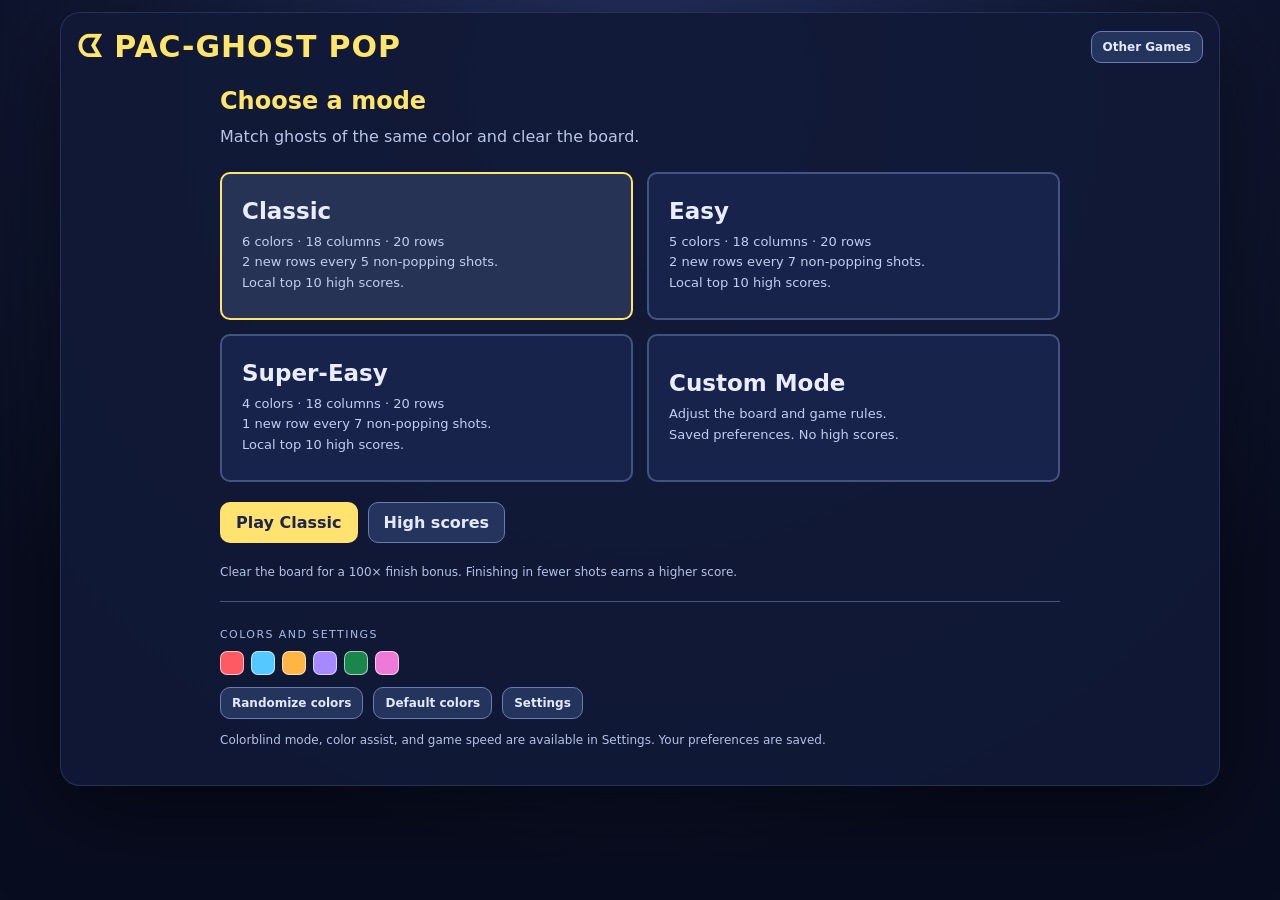
<file: pac-ghost-pop.html>
<!doctype html>
<html lang="en">
<head>
<meta charset="utf-8"><meta name="viewport" content="width=device-width,initial-scale=1,viewport-fit=cover">
<title>Pac-Ghost Pop</title>
<style>
  :root{color-scheme:dark;font-family:system-ui,Segoe UI,sans-serif;background:#090d20;color:#e9edff}
  *{box-sizing:border-box}body{display:flow-root;margin:0;min-height:100dvh;background:radial-gradient(circle at 50% 10%,#263366,#090d20 75%)}
  [hidden]{display:none!important}button,input{font:inherit}button,a,input{touch-action:manipulation}button:focus-visible,a:focus-visible,input:focus-visible{outline:3px solid #fff;outline-offset:4px}
  button,.button{display:inline-block;background:#ffe36e;color:#1d2450;border:1px solid transparent;border-radius:10px;font-weight:800;padding:10px 15px;cursor:pointer;text-decoration:none;text-align:center}button:hover,.button:hover{filter:brightness(1.12)}button:disabled{opacity:.5;cursor:default}.secondary{background:#25345d;color:#e3eaff;border-color:#687db0}.small{font-size:12px;padding:8px 11px}
  .shell{width:min(98%,1160px);margin:12px auto;padding:16px;border:1px solid #5463a055;border-radius:20px;background:#111936ee;box-shadow:0 24px 90px #0008}
  header{display:flex;align-items:center;justify-content:space-between;gap:12px;margin-bottom:14px}h1{font-size:clamp(19px,4vw,30px);letter-spacing:.03em;margin:0;color:#ffe56b}h2{margin:0 0 10px;color:#ffe56b}p{line-height:1.55}.sub,.hint{color:#b5c2e8;font-size:12px}.sub{margin:3px 0 0}.hint{line-height:1.5;margin:0}.eyebrow{text-transform:uppercase;letter-spacing:.13em;font-size:11px;color:#a9bae4;margin:0 0 8px}.screen{max-width:840px;margin:auto}.intro{margin:22px 0}.intro p{color:#b9c5e8;margin:8px 0}
  .modes{display:grid;grid-template-columns:1fr 1fr;gap:14px}.mode{padding:20px;text-align:left;background:#18234b;border:2px solid #425582;color:#e9edff;min-height:148px}.mode[aria-pressed=true]{border-color:#ffe36e;background:#263355}.mode strong{display:block;font-size:23px;margin-bottom:8px}.mode span{display:block;font-size:13px;font-weight:400;line-height:1.6;color:#c2cdef}.actions{display:flex;gap:10px;flex-wrap:wrap;margin:20px 0}.custom{padding:18px;background:#131e40;border:1px solid #425582;border-radius:14px;margin-top:18px}.fields{display:grid;grid-template-columns:repeat(3,1fr);gap:14px}.field{font-size:12px;color:#c3cff1}.field input{display:block;width:100%;margin-top:5px;background:#0a1330;color:white;border:1px solid #6377a8;border-radius:7px;padding:9px}.field small{display:block;color:#93a5d0;margin-top:4px}.custom .actions{margin-bottom:0}.notice{font-size:12px;color:#ffdd94;min-height:1.5em}.swatches{display:flex;gap:7px;align-items:center;flex-wrap:wrap}.swatch{width:24px;height:24px;border:1px solid #ffffff99;border-radius:7px;color:#fff;font-weight:800;text-shadow:0 1px 3px #000;text-align:center;font-size:12px;line-height:22px}.palette-settings{margin:20px 0;padding-top:16px;border-top:1px solid #445581}.palette-settings .actions{margin:12px 0}.palette-settings p{margin:8px 0}
  .game-layout{display:grid;grid-template-columns:minmax(0,1fr) 210px;gap:16px;align-items:center}.board-wrap{display:flex;align-items:center;justify-content:center;min-width:0;height:min(760px,calc(100dvh - 122px))}.game{position:relative;flex-shrink:0;outline:2px solid #6c83bd;border-radius:4px;background:#090f2b;touch-action:none;overflow:hidden;cursor:crosshair}canvas{display:block;width:100%;height:100%;touch-action:none}.rail{display:flex;flex-direction:column;gap:14px}.stats{display:grid;grid-template-columns:1fr 1fr;gap:6px}.stat{border:1px solid #44548c77;border-radius:10px;background:#1a2550;padding:8px;text-align:center}.stat:first-child{grid-column:1/-1}.stat small{display:block;font-size:10px;letter-spacing:.08em;color:#a9bae4;text-transform:uppercase}.stat b{font-size:22px;font-variant-numeric:tabular-nums}.queue{display:flex;align-items:center;gap:10px;padding:10px;background:#0d1737;border:1px solid #465c90;border-radius:10px;min-height:68px}.queue canvas{width:42px;height:42px;flex:0 0 42px}.queue strong{display:block;font-size:12px}.queue span{font-size:11px;color:#b9c9ee}.row-status{font-size:13px;color:#ffe36e;margin:0}.rail-actions{display:grid;grid-template-columns:1fr 1fr;gap:7px}.rail-actions button{font-size:12px;padding:9px 7px}.rail-actions button:last-child{grid-column:1/-1}
  .overlay{position:absolute;inset:0;background:#060b24e8;display:flex;align-items:center;justify-content:center;padding:16px;z-index:2}.panel{width:min(100%,420px);max-height:100%;overflow:auto;padding:24px 18px;text-align:center;background:#18234b;border:1px solid #7386d3;border-radius:16px}.panel h2{font-size:27px}.panel p{font-size:13px;color:#c8d4f8}.result{font-size:26px;font-weight:850;margin:10px 0;color:#ffe36e}.panel .actions{justify-content:center;margin-bottom:0}table{width:100%;border-collapse:collapse;font-variant-numeric:tabular-nums}th,td{text-align:right;padding:12px 8px;border-bottom:1px solid #3c4e79;font-size:13px}th:first-child,td:first-child{text-align:left}th{color:#b8c8ee;font-size:11px;text-transform:uppercase}.empty{padding:30px 12px;text-align:center;color:#bdc9ec}.scores-wrap{overflow:auto}.storage-note{margin:8px 0 0;font-size:12px;color:#ffdd94}
  @media(max-width:760px) and (orientation:portrait){.shell{padding:11px;margin:8px auto}header{margin-bottom:12px}.game-layout{display:flex;flex-direction:column;gap:12px}.board-wrap{width:100%;height:min(760px,calc(100dvh - 293px))}.rail{width:100%;display:grid;grid-template-columns:1fr 1fr;gap:8px}.stats{grid-template-columns:repeat(3,1fr);grid-column:1/-1}.stat:first-child{grid-column:auto}.stat{padding:5px}.stat b{font-size:19px}.queue{min-height:56px;padding:6px}.row-status{align-self:center}.rail-actions{grid-column:1/-1;display:flex}.rail-actions button{flex:1}.rail>.hint{grid-column:1/-1;font-size:11px}.fields{grid-template-columns:1fr 1fr}.modes{gap:9px}.mode{padding:14px}.mode strong{font-size:20px}.intro{margin:15px 0}}
  @media(orientation:landscape) and (max-height:540px){.shell{margin:5px auto;padding:9px}header{margin-bottom:8px}h1{font-size:19px}header .sub{display:none}.game-layout{grid-template-columns:minmax(0,1fr) 190px;gap:12px}.board-wrap{height:calc(100dvh - 78px)}.rail{gap:7px}.stats{grid-template-columns:repeat(3,1fr)}.stat:first-child{grid-column:auto}.stat{padding:4px}.stat b{font-size:17px}.stat small{font-size:8px}.queue{min-height:46px;padding:5px}.queue canvas{width:32px;height:32px;flex-basis:32px}.rail>.hint{font-size:10px}.rail-actions button{padding:6px;font-size:11px}.panel{padding:12px}.panel h2{font-size:20px}.panel p{margin:8px 0}.result{font-size:22px}}
  .rail-actions button:last-child{grid-column:auto}
  .queue{position:absolute;display:flex;flex-direction:column;gap:0;min-height:0;width:calc(var(--unit,1px)*130);padding:0;border:0;border-radius:0;background:none;transform:translate(-50%,-50%);text-align:center;pointer-events:none}
  .queue canvas{width:calc(var(--unit,1px)*54);height:calc(var(--unit,1px)*54);flex:none}.queue strong{font-size:calc(var(--unit,1px)*12);line-height:1.15}.queue span{position:absolute;width:1px;height:1px;overflow:hidden;clip-path:inset(50%)}.rail>.row-status{grid-column:1/-1}
  dialog{width:min(92vw,440px);max-height:90dvh;overflow:auto;border:1px solid #7386d3;border-radius:16px;padding:22px;background:#18234b;color:#e9edff;box-shadow:0 20px 80px #000b}dialog::backdrop{background:#030719bd}.setting{display:flex;align-items:center;justify-content:space-between;gap:16px;margin:18px 0}.setting input{width:22px;height:22px;accent-color:#ffe36e}.setting select,.name-entry input{background:#0a1330;color:#fff;border:1px solid #6377a8;border-radius:8px;padding:9px;font:inherit}.setting select{min-width:100px}.name-entry{margin-top:16px;text-align:left}.name-entry label{display:block;font-size:13px;margin-bottom:7px}.name-entry .name-controls{display:flex;gap:7px}.name-entry input{min-width:0;width:100%;font-size:16px}.name-entry button{font-size:13px;white-space:nowrap}.assist-legend{padding:12px;border:1px solid #53699d;border-radius:8px;font-size:12px;line-height:1.6;color:#d2def8}.scores-wrap td:nth-child(2){max-width:180px;overflow-wrap:anywhere;text-align:left}
  @media(max-width:760px) and (orientation:portrait){.panel{padding:16px 12px}.panel h2{font-size:24px}.panel p{margin:8px 0;line-height:1.4}.panel .result{font-size:23px;margin:8px 0}.panel .actions{margin:12px 0 0}.name-entry{margin-top:10px}}
</style>
</head>
<body>
<main class="shell">
  <header><div><h1>ᗧ PAC-GHOST POP</h1><p class="sub" id="subtitle" hidden></p></div><a class="button secondary small" href="index.html">Other Games</a></header>
  <section class="screen" id="menuScreen">
    <div class="intro"><h2>Choose a mode</h2><p>Match ghosts of the same color and clear the board.</p></div>
    <div class="modes" aria-label="Game modes">
      <button class="mode" data-mode="classic" aria-pressed="true"><strong>Classic</strong><span id="classicDetails" style="white-space:pre-line">Six colors · 18 columns · 20 rows<br>Two new rows every 5 non-popping shots.<br>Local top 10 high scores.</span></button>
      <button class="mode" data-mode="easy" aria-pressed="false"><strong>Easy</strong><span id="easyDetails" style="white-space:pre-line">5 colors · 2 new rows every 7 non-popping shots.<br>Local top 10 high scores.</span></button>
      <button class="mode" data-mode="super-easy" aria-pressed="false"><strong>Super-Easy</strong><span id="superEasyDetails" style="white-space:pre-line">4 colors · 1 new row every 7 non-popping shots.<br>Local top 10 high scores.</span></button>
      <button class="mode" data-mode="custom" aria-pressed="false"><strong>Custom Mode</strong><span>Adjust the board and game rules.<br>Saved preferences. No high scores.</span></button>
    </div>
    <form class="custom" id="customForm" hidden><h2>Custom settings</h2><p class="hint">Starts with Classic rules. Preferences save on Play or when a valid value changes.</p><div class="fields" id="customFields"></div><div class="actions"><button type="button" class="secondary small" id="resetCustom">Reset to Classic</button></div><p class="notice" id="customNotice" aria-live="polite"></p></form>
    <div class="actions"><button id="play">Play Classic</button><button class="secondary" id="showScores">High scores</button></div>
    <p class="hint" id="modeInfo">Clear the board for a 100× finish bonus. Finishing in fewer shots earns a higher score.</p>
    <div class="palette-settings"><p class="eyebrow">Colors and settings</p><div class="swatches" id="swatches" aria-label="Current ghost colors"></div><div class="actions"><button class="secondary small" id="randomize">Randomize colors</button><button class="secondary small" id="resetPalette">Default colors</button><button class="secondary small" id="openSettings">Settings</button></div><p class="hint">Colorblind mode, color assist, and game speed are available in Settings. Your preferences are saved.</p></div>
  </section>
  <section id="gameScreen" hidden>
    <div class="game-layout"><div class="board-wrap" id="boardWrap"><div class="game" id="game"><canvas id="canvas" width="774" height="828" tabindex="0" aria-label="Ghost shooter. Drag to aim and release to shoot, or use arrow keys and Space."></canvas>
      <div class="overlay" id="overlay" hidden><div class="panel"><h2 id="endTitle"></h2><p id="endInfo"></p><div class="result" id="endResult"></div><p id="endFormula"></p><p id="endSaved" aria-live="polite"></p><form class="name-entry" id="nameForm" hidden><label for="playerName">Name for this high score</label><div class="name-controls"><input id="playerName" name="playerName" maxlength="24" autocomplete="nickname" placeholder="Anonymous"><button type="submit">Save name</button></div></form><div class="actions"><button id="again">Play again</button><button class="secondary" id="endMenu">Main menu</button></div></div></div>
      <div class="queue" id="shotQueue" aria-live="polite"><canvas id="nextCanvas" width="84" height="84" aria-hidden="true"></canvas><div><strong id="nextLabel">NEXT</strong><span id="nextInfo">Upcoming shot</span></div></div>
    </div></div>
    <aside class="rail"><div class="stats"><div class="stat"><small>Points</small><b id="score">0</b></div><div class="stat"><small>Shots</small><b id="shots">0</b></div><div class="stat"><small>Colors left</small><b id="colors">6</b></div></div>
      <p class="row-status" id="rowStatus" aria-live="polite"></p>
      <div class="rail-actions"><button class="secondary" id="restart">Restart</button><button class="secondary" id="menu">Main menu</button><button class="secondary" id="gameRandomize">Randomize colors</button><button class="secondary" id="gameSettings">Settings</button></div>
      <p class="hint" id="gameHint"></p>
    </aside></div>
  </section>
  <section class="screen" id="scoresScreen" hidden><p class="eyebrow">On this browser</p><h2 id="scoresTitle">Classic · Top 10</h2><p class="hint" id="scoresHelp"></p><div class="scores-wrap"><table><thead><tr><th>Rank</th><th>Name</th><th>Score</th><th>Result</th><th>Points</th><th>Shots</th><th>Date</th></tr></thead><tbody id="scoreRows"></tbody></table></div><p class="empty" id="emptyScores">No scores yet. Your first game starts the leaderboard.</p><div class="actions"><button id="scoresBack">Back to modes</button></div></section>
  <p class="storage-note" id="storageNote" role="status" hidden></p>
</main>
<dialog id="settingsDialog" aria-labelledby="settingsTitle"><h2 id="settingsTitle">Settings</h2>
  <label class="setting" for="colorblind"><span>Colorblind mode</span><input type="checkbox" id="colorblind"></label><p class="hint">Show large color numbers on ghosts, shots, and the next-shot preview.</p>
  <label class="setting" for="colorAssist"><span>Color assist mode</span><input type="checkbox" id="colorAssist"></label><p class="assist-legend">Current shot: dark blue for 0.7 seconds, then white for 0.3 seconds.<br>Next shot: cyan, unless new rows are due.<br>Other colors: orange. If current and next match, the current-shot pulse takes priority.</p>
  <label class="setting" for="gameSpeed"><span>Game speed</span><select id="gameSpeed"><option value="fast">Fast</option><option value="slow">Slow</option></select></label><p class="hint">Fast: quicker shots, normal mouth animation. Slow: slower shots, half-speed mouth animation.</p>
  <div class="actions"><button class="secondary small" id="settingsRandomize">Randomize colors</button><button class="small" id="closeSettings">Done</button></div>
</dialog>
<script>
(()=>{'use strict';
const $=id=>document.getElementById(id),cv=$('canvas'),ctx=cv.getContext('2d'),nextCtx=$('nextCanvas').getContext('2d');
// Each mode owns its rules. A running game takes a snapshot; the next game can use new values.
// maxBounces limits the aim guide only; live shots have no bounce cap.
const CLASSIC=Object.freeze({colors:6,columns:18,maxRows:20,initialRows:7,rowEvery:5,rowsAdded:2,maxBounces:1,aimDistance:340,collisionFactor:.89,matchSize:3,popPoints:100,chainBonus:.35,dropPoints:175,winMultiplier:100,shotExponent:1.5});
const MODES={
  classic:{name:'Classic',rules:CLASSIC,recordsScores:true},
  easy:{name:'Easy',rules:Object.freeze({...CLASSIC,colors:5,rowEvery:7}),recordsScores:true},
  'super-easy':{name:'Super-Easy',rules:Object.freeze({...CLASSIC,colors:4,rowEvery:7,rowsAdded:1}),recordsScores:true},
  custom:{name:'Custom Mode',recordsScores:false}
};
const AIM_INPUT=Object.freeze({step:.025,holdStep:.015,delay:.1,interval:.025});
const REACTION_INTERVAL=.085;
const heldArrows=new Map();
const FIELDS=[
  ['colors','Ghost colors',1,36,1],['columns','Grid columns',4,48,1],['maxRows','Grid rows',6,60,1],['initialRows','Starting rows',1,58,1],
  ['rowEvery','Non-popping shots per row wave',1,100,1],['rowsAdded','Rows added per wave',1,20,1],['maxBounces','Aim guide wall bounces',0,100,1,'Actual shots can always bounce freely.'],['aimDistance','Aim line length',0,10000,1,'How far the dotted guide extends, in board units.'],
  ['collisionFactor','Collision tightness',.65,1,.01,'Lower lets shots squeeze through smaller gaps.'],['matchSize','Ghosts needed for a match',2,20,1],['popPoints','Points per matched ghost',0,100000,1],['chainBonus','Extra chain bonus per ghost',0,10,.05],['dropPoints','Points per falling ghost',0,100000,1],['winMultiplier','Win score multiplier',1,10000,1],['shotExponent','Shot penalty exponent',0,5,.1]
];
const DEFAULT_COLORS=['#ff5964','#54c9ff','#ffb543','#a789ff','#19864b','#ef79d6'];
const STORAGE={custom:'pacGhostPop.custom.v1',palettes:'pacGhostPop.palettes.v1',scores:'pacGhostPop.scores.v1',settings:'pacGhostPop.settings.v1'};
function storageError(){$('storageNote').hidden=false;$('storageNote').textContent='Browser storage is unavailable. You can play, but settings and scores will only last for this session.'}
function read(key,fallback){try{const value=localStorage.getItem(key);return value===null?fallback:JSON.parse(value)}catch{return fallback}}
function save(key,value){try{localStorage.setItem(key,JSON.stringify(value));return true}catch{storageError();return false}}
try{const probe='pacGhostPop.storageProbe';localStorage.setItem(probe,'1');localStorage.removeItem(probe)}catch{storageError()}
function validRules(raw){const result={...CLASSIC};if(raw&&typeof raw==='object')for(const [name,,min,max,step] of FIELDS){const n=Number(raw[name]);if(Number.isFinite(n)&&n>=min&&n<=max&&Math.abs((n-min)/step-Math.round((n-min)/step))<.00001)result[name]=n}result.initialRows=Math.min(result.initialRows,result.maxRows-2);result.rowsAdded=Math.min(result.rowsAdded,result.maxRows-1);return result}
let customRules=validRules(read(STORAGE.custom,{})),palettes=read(STORAGE.palettes,{}),highScores=read(STORAGE.scores,{});
const savedSettings=read(STORAGE.settings,{});
let settings={colorblind:savedSettings?.colorblind===true,colorAssist:savedSettings?.colorAssist===true,speed:savedSettings?.speed==='slow'?'slow':'fast',playerName:typeof savedSettings?.playerName==='string'?savedSettings.playerName.slice(0,24):''};
if(!palettes||typeof palettes!=='object'||Array.isArray(palettes))palettes={};
if(!highScores||typeof highScores!=='object'||Array.isArray(highScores))highScores={};
let selectedMode='classic',activeMode=null,screen='menu',rules={...CLASSIC},palette=DEFAULT_COLORS.slice();
let W,H,R=19.5,DX=42,DY=36,TOP=R,SHOOT,DANGER;
let grid=new Map(),parity=0,loaded=null,next=null,projectile=null,aim=-Math.PI/2,points=0,shots=0,misses=0,ended=true,particles=[],popText=[],lastTime=performance.now(),dragPointer=null,assistTime=0,pendingScore=null,reaction=null;
const rand=a=>a[Math.floor(Math.random()*a.length)],key=(r,c)=>r+','+c;
const valid=(r,c)=>r>=0&&r<rules.maxRows&&c>=0&&c<rules.columns;
const position=(r,c)=>({x:R+c*DX+((r+parity)&1)*DX/2,y:TOP+r*DY});
const get=(r,c)=>grid.get(key(r,c));
function set(r,c,color){grid.set(key(r,c),{r,c,color})}
function neighbors(r,c){const s=(r+parity)&1;return [[r,c-1],[r,c+1],[r-1,c-1+s],[r-1,c+s],[r+1,c-1+s],[r+1,c+s]].filter(([a,b])=>valid(a,b))}
function boardColors(){return [...new Set([...grid.values()].map(g=>g.color))]}
function makeShot(){const choices=boardColors();return choices.length?rand(choices):null}
function rowImminent(){return misses===rules.rowEvery-1}
function validPalette(colors,count){return Array.isArray(colors)&&colors.length===count&&colors.every(color=>typeof color==='string'&&(/^#[0-9a-f]{6}$/i.test(color)||/^hsl\((\d+(?:\.\d+)?) 72% (?:43|60|63)%\)$/.test(color)))}
// Each random color is sampled independently from the full RGB range, with no hue-spacing constraint.
function createPalette(count){return Array.from({length:count},()=> '#'+Math.floor(Math.random()*0x1000000).toString(16).padStart(6,'0'))}
function defaultPalette(count){return count<=DEFAULT_COLORS.length?DEFAULT_COLORS.slice(0,count):Array.from({length:count},(_,i)=>`hsl(${(i*360/count).toFixed(1)} 72% ${i*360/count>90&&i*360/count<165?'43':'60'}%)`)}
function getPalette(count){if(!validPalette(palettes[count],count)){palettes[count]=defaultPalette(count);save(STORAGE.palettes,palettes)}return palettes[count].slice()}
function selectedRules(){return selectedMode==='custom'?customRules:MODES[selectedMode].rules}
function renderSwatches(){const colors=getPalette(selectedRules().colors);$('swatches').replaceChildren(...colors.map((color,i)=>{const el=document.createElement('span');el.className='swatch';el.style.background=color;el.textContent=settings.colorblind?i+1:'';el.title=`Ghost color ${i+1}`;return el}))}
function changePalette(reset=false){const count=screen==='game'?rules.colors:selectedRules().colors,colors=reset?defaultPalette(count):createPalette(count);palettes[count]=colors;save(STORAGE.palettes,palettes);if(screen==='game'){palette=colors;sync()}renderSwatches()}
function buildFields(){for(const [name,label,min,max,step,hint] of FIELDS){const wrap=document.createElement('label');wrap.className='field';wrap.textContent=label;const input=document.createElement('input');input.type='number';input.id='rule-'+name;input.name=name;input.min=min;input.max=max;input.step=step;input.required=true;input.value=customRules[name];wrap.append(input);if(hint){const help=document.createElement('small');help.textContent=hint;wrap.append(help)}$('customFields').append(wrap)}}
function readCustom(report=false){const form=$('customForm');$('rule-initialRows').setCustomValidity('');$('rule-rowsAdded').setCustomValidity('');const raw=Object.fromEntries(new FormData(form));if(!form.checkValidity()){if(report)form.reportValidity();return null}if(Number(raw.initialRows)>Number(raw.maxRows)-2){$('rule-initialRows').setCustomValidity('Leave at least two empty rows below the starting ghosts.');if(report)form.reportValidity();return null}if(Number(raw.rowsAdded)>=Number(raw.maxRows)){$('rule-rowsAdded').setCustomValidity('Add fewer rows than the grid contains.');if(report)form.reportValidity();return null}return validRules(raw)}
function setScreen(name){screen=name;heldArrows.clear();$('menuScreen').hidden=name!=='menu';$('gameScreen').hidden=name!=='game';$('scoresScreen').hidden=name!=='scores';$('subtitle').hidden=name!=='game';$('subtitle').textContent=name==='game'?MODES[activeMode].name:'';dragPointer=null;if(name==='game'){cv.focus({preventScroll:true});requestAnimationFrame(fitBoard)}}
function selectMode(mode){
  selectedMode=mode;
  for(const el of document.querySelectorAll('[data-mode]')){
    el.setAttribute('aria-pressed',String(el.dataset.mode===mode));
    const config=MODES[el.dataset.mode].rules;
    if(config)el.querySelector('span').textContent=`${config.colors} colors · ${config.columns} columns · ${config.maxRows} rows\n${config.rowsAdded} new row${config.rowsAdded===1?'':'s'} every ${config.rowEvery} non-popping shots.\nLocal top 10 high scores.`;
  }
  $('customForm').hidden=mode!=='custom';$('play').textContent='Play '+MODES[mode].name;$('showScores').hidden=!MODES[mode].recordsScores;
  $('modeInfo').textContent=MODES[mode].recordsScores?`Clear the board for a ${MODES[mode].rules.winMultiplier}× finish bonus. Finishing in fewer shots earns a higher score.`:'Custom Mode does not record high scores.';renderSwatches();
}
function syncSettings(){$('colorblind').checked=settings.colorblind;$('colorAssist').checked=settings.colorAssist;$('gameSpeed').value=settings.speed}
function updateSettings(){settings.colorblind=$('colorblind').checked;settings.colorAssist=$('colorAssist').checked;settings.speed=$('gameSpeed').value;save(STORAGE.settings,settings);renderSwatches();if(screen==='game')sync()}
function openSettings(){cancelDrag();heldArrows.clear();syncSettings();$('settingsDialog').showModal()}
function shotSpeed(){return 650*(settings.speed==='slow'?.7:1.3)}
function displayColor(color){
  if(!settings.colorAssist)return palette[color];
  const current=projectile?.color??reaction?.color??loaded;
  if(color===current)return assistTime%1<.7?'#153d99':'#ffffff';
  if(!rowImminent()&&next!==null&&color===next)return '#00d9ff';
  return '#ff9c38';
}
function fitBoard(){
  if(screen!=='game')return;
  const wrap=$('boardWrap'),shellStyle=getComputedStyle(document.querySelector('.shell')),
    header=document.querySelector('header'),layout=document.querySelector('.game-layout'),layoutStyle=getComputedStyle(layout),
    stacked=layoutStyle.display==='flex',rail=document.querySelector('.rail');
  const shellSpace=['marginTop','marginBottom','paddingTop','paddingBottom','borderTopWidth','borderBottomWidth'].reduce((sum,k)=>sum+parseFloat(shellStyle[k]),0),
    headerSpace=header.getBoundingClientRect().height+parseFloat(getComputedStyle(header).marginBottom),
    railSpace=stacked?rail.getBoundingClientRect().height+parseFloat(layoutStyle.rowGap):0,
    storageSpace=$('storageNote').hidden?0:$('storageNote').getBoundingClientRect().height+8,
    available=Math.max(120,Math.min(760,window.innerHeight-shellSpace-headerSpace-railSpace-storageSpace-6)),
    width=Math.floor(Math.min(wrap.clientWidth,available*W/H)),height=Math.floor(width*H/W);
  wrap.style.height=height+'px';$('game').style.width=width+'px';$('game').style.height=height+'px';$('game').style.setProperty('--unit',width/W+'px');
  $('shotQueue').style.left=(SHOOT.x+Math.min(95,W/4))/W*100+'%';$('shotQueue').style.top=(SHOOT.y-5)/H*100+'%';
}
function start(){if(selectedMode==='custom'){const values=readCustom(true);if(!values)return;customRules=values;save(STORAGE.custom,values)}activeMode=selectedMode;rules={...(activeMode==='custom'?customRules:MODES[activeMode].rules)};palette=getPalette(rules.colors);palettes[rules.colors]=palette;save(STORAGE.palettes,palettes);
  W=2*R+(rules.columns-1)*DX+DX/2;DANGER=TOP+(rules.maxRows-1)*DY+R;SHOOT={x:W/2,y:DANGER+65};H=SHOOT.y+40;cv.width=W;cv.height=H;
  grid=new Map();parity=0;points=0;shots=0;misses=0;ended=false;projectile=null;reaction=null;particles=[];popText=[];aim=-Math.PI/2;dragPointer=null;assistTime=0;pendingScore=null;$('nameForm').hidden=true;
  for(let r=0;r<rules.initialRows;r++)for(let c=0;c<rules.columns;c++)if(Math.random()<.92)set(r,c,Math.floor(Math.random()*rules.colors));
  // Ensure even very sparse small boards have a playable starting group.
  if(!grid.size)for(let c=0;c<rules.columns;c++)set(0,c,0);
  loaded=makeShot();next=rowImminent()?null:makeShot();$('overlay').hidden=true;$('gameHint').textContent=`Drag to aim; release to shoot. Match ${rules.matchSize}+. Arrows + Space also work. Shots that pop ghosts delay the row counter.`;setScreen('game');sync()}
function menu(){ended=true;projectile=null;reaction=null;setScreen('menu');selectMode(selectedMode)}
function drawNextPreview(){nextCtx.clearRect(0,0,84,84);if(!rowImminent()&&next!==null)ghost(nextCtx,42,42,next,31)}
function drawQueue(){const imminent=rowImminent();$('nextLabel').textContent=imminent?'NEW ROWS NEXT':'NEXT';$('nextInfo').textContent=imminent?`Pop ghosts to delay +${rules.rowsAdded} rows`:next===null?'Resolving…':settings.colorblind?`Ghost color ${next+1}`:'Upcoming shot';$('nextCanvas').hidden=imminent||next===null;drawNextPreview();$('rowStatus').textContent=`+${rules.rowsAdded} rows in ${rules.rowEvery-misses} non-popping shot${rules.rowEvery-misses===1?'':'s'}`}
function sync(){$('score').textContent=points.toLocaleString();$('shots').textContent=shots;$('colors').textContent=boardColors().length;drawQueue()}
const scoreValue=(raw,count,win,config)=>raw*(win?config.winMultiplier:1)/Math.pow(Math.max(1,count),config.shotExponent);
function records(mode){const rows=Array.isArray(highScores[mode])?highScores[mode]:[];return rows.filter(s=>s&&Number.isFinite(s.score)&&s.score>=0&&Number.isFinite(s.points)&&s.points>=0&&Number.isInteger(s.shots)&&s.shots>=1&&typeof s.win==='boolean'&&typeof s.date==='string'&&Number.isFinite(Date.parse(s.date))).sort((a,b)=>b.score-a.score||a.shots-b.shots||a.date.localeCompare(b.date)).slice(0,10)}
function finish(win){
  if(ended)return;
  ended=true;projectile=null;reaction=null;heldArrows.clear();dragPointer=null;pendingScore=null;$('nameForm').hidden=true;
  const final=scoreValue(points,shots,win,rules);
  $('endTitle').textContent=win?'BOARD CLEARED':'GAME OVER';
  $('endInfo').textContent=win?`Every ghost is gone. ${points.toLocaleString()} points in ${shots} shots.`:`The ghosts reached the limit. ${points.toLocaleString()} points in ${shots} shots.`;
  $('endResult').textContent='Final score: '+final.toLocaleString(undefined,{maximumFractionDigits:2});
  $('endFormula').textContent=`${points.toLocaleString()} × ${win?rules.winMultiplier:1} ÷ ${Math.max(1,shots)}^${rules.shotExponent}`;
  if(MODES[activeMode].recordsScores&&shots>0){
    const entry={score:final,points,shots,win,date:new Date().toISOString(),name:'Anonymous'},
      ranked=[...records(activeMode),entry].sort((a,b)=>b.score-a.score||a.shots-b.shots||a.date.localeCompare(b.date)).slice(0,10);
    highScores[activeMode]=ranked;
    const persisted=save(STORAGE.scores,highScores),rank=ranked.indexOf(entry)+1;
    $('endSaved').textContent=rank?`#${rank} on this browser${persisted?' · saved':' · this session only'}`:'Outside the local top 10.';
    if(rank){pendingScore={mode:activeMode,entry,rank};$('playerName').value=settings.playerName;$('nameForm').hidden=false}
  }else $('endSaved').textContent='Custom Mode · no high score recorded';
  $('overlay').hidden=false;sync();
}
function saveScoreName(event){
  event.preventDefault();if(!pendingScore)return;
  const name=$('playerName').value.trim().slice(0,24);
  pendingScore.entry.name=name||'Anonymous';
  const persisted=save(STORAGE.scores,highScores);
  settings.playerName=name;save(STORAGE.settings,settings);
  $('endSaved').textContent=`#${pendingScore.rank} · ${pendingScore.entry.name}${persisted?' · saved':' · this session only'}`;
  pendingScore=null;$('nameForm').hidden=true;
}
function showScores(){const mode=MODES[selectedMode],config=mode.rules,rows=records(selectedMode);$('scoresTitle').textContent=mode.name+' · Top 10';$('scoresHelp').textContent=`Final score = points × finish multiplier ÷ shots^${config.shotExponent}. A win earns ${config.winMultiplier}×; a loss earns 1×. Finishing in fewer shots earns a higher score.`;$('scoreRows').replaceChildren(...rows.map((s,i)=>{const tr=document.createElement('tr');for(const value of [i+1,typeof s.name==='string'?s.name.slice(0,24):'Anonymous',s.score.toLocaleString(undefined,{maximumFractionDigits:2}),s.win?'Won':'Lost',s.points.toLocaleString(),s.shots,new Date(s.date).toLocaleDateString()]){const td=document.createElement('td');td.textContent=value;tr.append(td)}return tr}));$('emptyScores').hidden=rows.length>0;setScreen('scores')}
function aimAt(clientX,clientY){const rect=cv.getBoundingClientRect(),x=(clientX-rect.left)*W/rect.width,y=(clientY-rect.top)*H/rect.height;aim=Math.max(-Math.PI+.13,Math.min(-.13,Math.atan2(y-SHOOT.y,x-SHOOT.x)))}
function fire(){if(screen!=='game'||ended||projectile||reaction||loaded===null||$('settingsDialog').open)return;projectile={x:SHOOT.x,y:SHOOT.y,vx:Math.cos(aim),vy:Math.sin(aim),color:loaded,bounces:0,age:0};loaded=null;shots++;sync()}
// Breadth-first waves follow matching connections, including paths that bend back toward the shot.
function connectedWaves(start){
  const seen=new Set([key(start.r,start.c)]),waves=[[start]];
  for(let i=0;i<waves.length;i++){
    const nextWave=[];
    for(const g of waves[i])for(const [r,c] of neighbors(g.r,g.c)){
      const k=key(r,c),other=get(r,c);
      if(other&&other.color===start.color&&!seen.has(k)){seen.add(k);nextWave.push(other)}
    }
    if(nextWave.length)waves.push(nextWave);
  }
  return waves;
}
function burst(g){const p=position(g.r,g.c),color=displayColor(g.color);for(let i=0;i<7;i++){const a=Math.random()*Math.PI*2,s=35+Math.random()*135;particles.push({x:p.x,y:p.y,vx:Math.cos(a)*s,vy:Math.sin(a)*s,life:.35+Math.random()*.35,color})}}
function floatingGhosts(){
  const anchored=new Set(),queue=[...grid.values()].filter(g=>g.r===0);
  for(const g of queue)anchored.add(key(g.r,g.c));
  for(let i=0;i<queue.length;i++)for(const [r,c] of neighbors(queue[i].r,queue[i].c)){
    const g=get(r,c),k=key(r,c);
    if(g&&!anchored.has(k)){anchored.add(k);queue.push(g)}
  }
  return [...grid.values()].filter(g=>!anchored.has(key(g.r,g.c)));
}
function popReactionWave(){
  for(const g of reaction.waves[reaction.index++]){grid.delete(key(g.r,g.c));burst(g);reaction.removed++}
}
function completeReaction(){
  const result=reaction,dropped=floatingGhosts();
  for(const g of dropped){grid.delete(key(g.r,g.c));burst(g)}
  const bonus=1+(result.removed-rules.matchSize)*rules.chainBonus,
    earned=Math.round(result.removed*rules.popPoints*bonus+dropped.length*rules.dropPoints),total=result.removed+dropped.length;
  points+=earned;popText.push({x:Math.max(80,Math.min(W-80,result.origin.x)),y:result.origin.y,text:(total>3?total+'x ':'')+'+'+earned.toLocaleString(),life:1.3});
  reaction=null;settle(true);
}
function addRows(){const old=[...grid.values()],pool=boardColors();if(old.some(g=>g.r+rules.rowsAdded>=rules.maxRows)){finish(false);return false}grid.clear();parity=(parity+rules.rowsAdded)&1;for(const g of old)set(g.r+rules.rowsAdded,g.c,g.color);for(let r=0;r<rules.rowsAdded;r++)for(let c=0;c<rules.columns;c++)set(r,c,rand(pool));popText.push({x:W/2,y:75,text:`+${rules.rowsAdded} NEW ROWS`,life:1.4});return true}
function settle(popped){projectile=null;if(!grid.size){sync();finish(true);return}if(!popped){misses++;if(misses>=rules.rowEvery){misses=0;if(!addRows())return}}if([...grid.values()].some(g=>position(g.r,g.c).y+R>=DANGER-.01)){sync();finish(false);return}
  // Queue colors never resurrect an eliminated color. At the last chance there is no reserved next color.
  const choices=boardColors();loaded=next!==null&&choices.includes(next)?next:makeShot();next=rowImminent()?null:makeShot();sync()}
function snap(x,y,color,hit){
  const candidates=hit?neighbors(hit.r,hit.c):Array.from({length:rules.columns},(_,c)=>[0,c]);
  let best=null,d=Infinity;
  for(const [r,c] of candidates){if(get(r,c))continue;const p=position(r,c),dd=(p.x-x)**2+(p.y-y)**2;if(dd<d){d=dd;best={r,c}}}
  if(!best){finish(false);return}
  projectile=null;loaded=null;set(best.r,best.c,color);
  const waves=connectedWaves(get(best.r,best.c));
  if(waves.reduce((count,wave)=>count+wave.length,0)>=rules.matchSize){
    reaction={waves,index:0,timer:0,removed:0,color,origin:position(best.r,best.c)};
    popReactionWave();sync();
  }else settle(false);
}
// Both live shots and the guide call this exact collision routine and use the visible canvas walls.
function traceStep(p,distance,bounceLimit=Infinity){p.x+=p.vx*distance;p.y+=p.vy*distance;const left=R,right=W-R;if(p.x<left||p.x>right){const edge=p.x<left?left:right;if(p.bounces>=bounceLimit){p.x=edge;return {type:'limit'}}p.x=2*edge-p.x;p.vx=-p.vx;p.bounces++}if(p.y<=TOP){p.y=TOP;return {type:'ceiling'}}const contact=2*R*rules.collisionFactor;let nearest=null,nearestDistance=Infinity;for(const g of grid.values()){const q=position(g.r,g.c),d=(p.x-q.x)**2+(p.y-q.y)**2;if(d<contact*contact&&d<nearestDistance){nearest=g;nearestDistance=d}}return nearest?{type:'ghost',ghost:nearest}:null}
function rotateAim(delta){aim=Math.max(-Math.PI+.13,Math.min(-.13,aim+delta))}
function updateAim(dt){
  if(ended||dragPointer!==null||heldArrows.size!==1)return;
  for(const [key,state] of heldArrows){
    state.elapsed+=dt;
    while(state.elapsed+1e-9>=state.next){rotateAim((key==='ArrowLeft'?-1:1)*AIM_INPUT.holdStep);state.next+=AIM_INPUT.interval}
  }
}
function update(dt){
  assistTime+=dt;updateAim(dt);
  for(const p of particles){p.x+=p.vx*dt;p.y+=p.vy*dt;p.vy+=140*dt;p.life-=dt}particles=particles.filter(p=>p.life>0);
  for(const t of popText){t.y-=32*dt;t.life-=dt}popText=popText.filter(t=>t.life>0);
  if(ended)return;
  if(reaction){
    reaction.timer+=dt;
    while(reaction&&reaction.timer+1e-9>=REACTION_INTERVAL){
      reaction.timer-=REACTION_INTERVAL;
      if(reaction.index<reaction.waves.length)popReactionWave();else completeReaction();
    }
    return;
  }
  if(!projectile)return;
  projectile.age+=dt*(settings.speed==='slow'?.5:1);
  const distance=shotSpeed()*dt,steps=Math.max(1,Math.ceil(distance/3)),step=distance/steps;
  for(let j=0;j<steps&&projectile;j++){const p=projectile,hit=traceStep(p,step);if(hit)snap(p.x,p.y,p.color,hit.ghost)}
}
function colorNumber(context,x,y,color,r){
  context.save();context.font=`900 ${r*(color>=9?1:1.25)}px system-ui`;
  context.textAlign='center';context.textBaseline='middle';context.lineJoin='round';
  context.strokeStyle='#081026';context.lineWidth=Math.max(3,r*.18);context.fillStyle='#fff';
  context.strokeText(color+1,x,y);context.fillText(color+1,x,y);context.restore();
}
function ghost(context,x,y,color,r=R){
  context.save();context.translate(x,y);
  const fill=displayColor(color),gradient=context.createLinearGradient(-r,-r,r,r);
  gradient.addColorStop(0,'#ffffff55');gradient.addColorStop(.35,fill);gradient.addColorStop(1,fill);
  context.fillStyle=settings.colorAssist?fill:gradient;context.strokeStyle='#ffffffbb';context.lineWidth=1.3;
  context.beginPath();context.moveTo(-r*.93,r*.8);context.lineTo(-r*.93,-r*.05);context.arc(0,-r*.05,r*.93,Math.PI,0);context.lineTo(r*.93,r*.8);context.lineTo(r*.6,r*.51);context.lineTo(r*.3,r*.85);context.lineTo(0,r*.51);context.lineTo(-r*.3,r*.85);context.lineTo(-r*.6,r*.51);context.closePath();context.fill();context.stroke();
  if(settings.colorblind)colorNumber(context,0,0,color,r);
  else for(const ex of [-r*.36,r*.36]){context.fillStyle='white';context.beginPath();context.ellipse(ex,-r*.2,r*.28,r*.33,0,0,Math.PI*2);context.fill();context.fillStyle='#14254f';context.beginPath();context.arc(ex+r*.07,-r*.13,r*.12,0,Math.PI*2);context.fill()}
  context.restore();
}
function pac(x,y,color,r=R,angle=0,mouth=.23*Math.PI){ctx.save();ctx.translate(x,y);ctx.rotate(angle);ctx.fillStyle=displayColor(color);ctx.strokeStyle='#ffffffbb';ctx.lineWidth=1.2;ctx.beginPath();ctx.moveTo(0,0);ctx.arc(0,0,r,mouth,Math.PI*2-mouth);ctx.closePath();ctx.fill();ctx.stroke();if(!settings.colorblind){ctx.fillStyle='#102040';ctx.beginPath();ctx.arc(r*.06,-r*.53,r*.11,0,Math.PI*2);ctx.fill()}ctx.restore();if(settings.colorblind)colorNumber(ctx,x,y,color,r*.85)}
function drawGuide(){const p={x:SHOOT.x,y:SHOOT.y,vx:Math.cos(aim),vy:Math.sin(aim),bounces:0};ctx.fillStyle='#e6efff99';for(let distance=0;distance<rules.aimDistance;){const step=Math.min(3,rules.aimDistance-distance),hit=traceStep(p,step,rules.maxBounces);distance+=step;if(hit)break;if(Math.floor(distance/3)%8===0){ctx.beginPath();ctx.arc(p.x,p.y,2.3,0,Math.PI*2);ctx.fill()}}}
function draw(){ctx.clearRect(0,0,W,H);ctx.fillStyle='#0b1230';ctx.fillRect(0,0,W,H);ctx.fillStyle='#7896ef44';for(let x=21;x<W;x+=42)for(let y=21;y<H;y+=42){ctx.beginPath();ctx.arc(x,y,1.2,0,7);ctx.fill()}ctx.save();ctx.setLineDash([8,8]);ctx.strokeStyle='#ff637a99';ctx.beginPath();ctx.moveTo(0,DANGER);ctx.lineTo(W,DANGER);ctx.stroke();ctx.restore();for(const g of grid.values()){const p=position(g.r,g.c);ghost(ctx,p.x,p.y,g.color)}if(!projectile&&!reaction&&!ended&&loaded!==null)drawGuide();
  if(projectile){const mouth=.035+(.5+.5*Math.sin(projectile.age*23))*.7;pac(projectile.x,projectile.y,projectile.color,R,Math.atan2(projectile.vy,projectile.vx),mouth)}
  ctx.fillStyle='#1b2d5f';ctx.beginPath();ctx.arc(SHOOT.x,SHOOT.y+5,32,0,7);ctx.fill();ctx.strokeStyle='#7192d1';ctx.lineWidth=2;ctx.stroke();if(loaded!==null){pac(SHOOT.x,SHOOT.y,loaded,21,aim);ctx.fillStyle='#e0e9ff';ctx.font='bold 12px system-ui';ctx.textAlign='center';ctx.fillText('LOADED',SHOOT.x,SHOOT.y+32)}
  for(const p of particles){ctx.globalAlpha=Math.min(1,p.life*2);ctx.fillStyle=p.color;ctx.beginPath();ctx.arc(p.x,p.y,3.5,0,7);ctx.fill()}ctx.globalAlpha=1;ctx.textAlign='center';ctx.font='900 23px system-ui';for(const t of popText){ctx.globalAlpha=Math.min(1,t.life);ctx.strokeStyle='#101733';ctx.lineWidth=5;ctx.strokeText(t.text,t.x,t.y);ctx.fillStyle='#ffe16a';ctx.fillText(t.text,t.x,t.y)}ctx.globalAlpha=1}
function frame(now){const dt=Math.min(.033,(now-lastTime)/1000);lastTime=now;if(screen==='game'){if(!$('settingsDialog').open)update(dt);draw();if(settings.colorAssist)drawNextPreview()}requestAnimationFrame(frame)}
cv.addEventListener('pointerdown',e=>{if(e.button!==0||!e.isPrimary||ended||projectile||reaction||dragPointer!==null)return;e.preventDefault();heldArrows.clear();dragPointer=e.pointerId;cv.setPointerCapture(e.pointerId);cv.focus({preventScroll:true});aimAt(e.clientX,e.clientY)});
cv.addEventListener('pointermove',e=>{if(dragPointer===e.pointerId||(e.pointerType==='mouse'&&dragPointer===null))aimAt(e.clientX,e.clientY)});
cv.addEventListener('pointerup',e=>{if(dragPointer!==e.pointerId)return;e.preventDefault();if(e.button!==0){cancelDrag();return}aimAt(e.clientX,e.clientY);dragPointer=null;if(cv.hasPointerCapture(e.pointerId))cv.releasePointerCapture(e.pointerId);fire()});
cv.addEventListener('contextmenu',e=>e.preventDefault());
function cancelDrag(){dragPointer=null;heldArrows.clear()}cv.addEventListener('pointercancel',cancelDrag);cv.addEventListener('lostpointercapture',cancelDrag);window.addEventListener('blur',cancelDrag);document.addEventListener('visibilitychange',()=>{if(document.hidden)cancelDrag()});
document.addEventListener('keydown',e=>{
  if(screen!=='game'||ended||dragPointer!==null||$('settingsDialog').open||e.target.closest('input,select,textarea,button,a,[contenteditable]'))return;
  if(e.key===' '||e.key==='Enter'){e.preventDefault();if(!e.repeat)fire()}
  else if(e.key==='ArrowLeft'||e.key==='ArrowRight'){
    e.preventDefault();
    if(!e.repeat&&!heldArrows.has(e.key)){
      heldArrows.set(e.key,{elapsed:0,next:AIM_INPUT.delay});rotateAim((e.key==='ArrowLeft'?-1:1)*AIM_INPUT.step);
    }
  }
});
document.addEventListener('keyup',e=>heldArrows.delete(e.key));
for(const button of document.querySelectorAll('[data-mode]'))button.onclick=()=>selectMode(button.dataset.mode);
$('customForm').onsubmit=e=>e.preventDefault();$('customForm').addEventListener('input',()=>{const values=readCustom();$('customNotice').textContent=values?'':'Check the values. Leave at least two empty starting rows; row waves must be smaller than the grid.';if(values){customRules=values;save(STORAGE.custom,values);renderSwatches()}});
$('resetCustom').onclick=()=>{customRules={...CLASSIC};for(const [name] of FIELDS){$('rule-'+name).value=customRules[name];$('rule-'+name).setCustomValidity('')}$('customNotice').textContent='';save(STORAGE.custom,customRules);renderSwatches()};
$('play').onclick=start;$('again').onclick=start;$('restart').onclick=start;$('menu').onclick=menu;$('endMenu').onclick=menu;$('showScores').onclick=showScores;$('scoresBack').onclick=()=>setScreen('menu');$('randomize').onclick=()=>changePalette();$('gameRandomize').onclick=()=>{changePalette();if(!ended)cv.focus({preventScroll:true})};$('resetPalette').onclick=()=>changePalette(true);
$('openSettings').onclick=openSettings;$('gameSettings').onclick=openSettings;$('settingsRandomize').onclick=()=>changePalette();$('closeSettings').onclick=()=>{$('settingsDialog').close();if(screen==='game'&&!ended)cv.focus({preventScroll:true})};
for(const id of ['colorblind','colorAssist','gameSpeed'])$(id).addEventListener('change',updateSettings);
$('settingsDialog').addEventListener('close',()=>{if(screen==='game'&&!ended){fitBoard();cv.focus({preventScroll:true})}});
$('nameForm').onsubmit=saveScoreName;
new ResizeObserver(fitBoard).observe($('boardWrap'));window.addEventListener('resize',()=>{cancelDrag();fitBoard()});
buildFields();selectMode('classic');requestAnimationFrame(frame);
})();
</script>
</body>
</html>
</file>
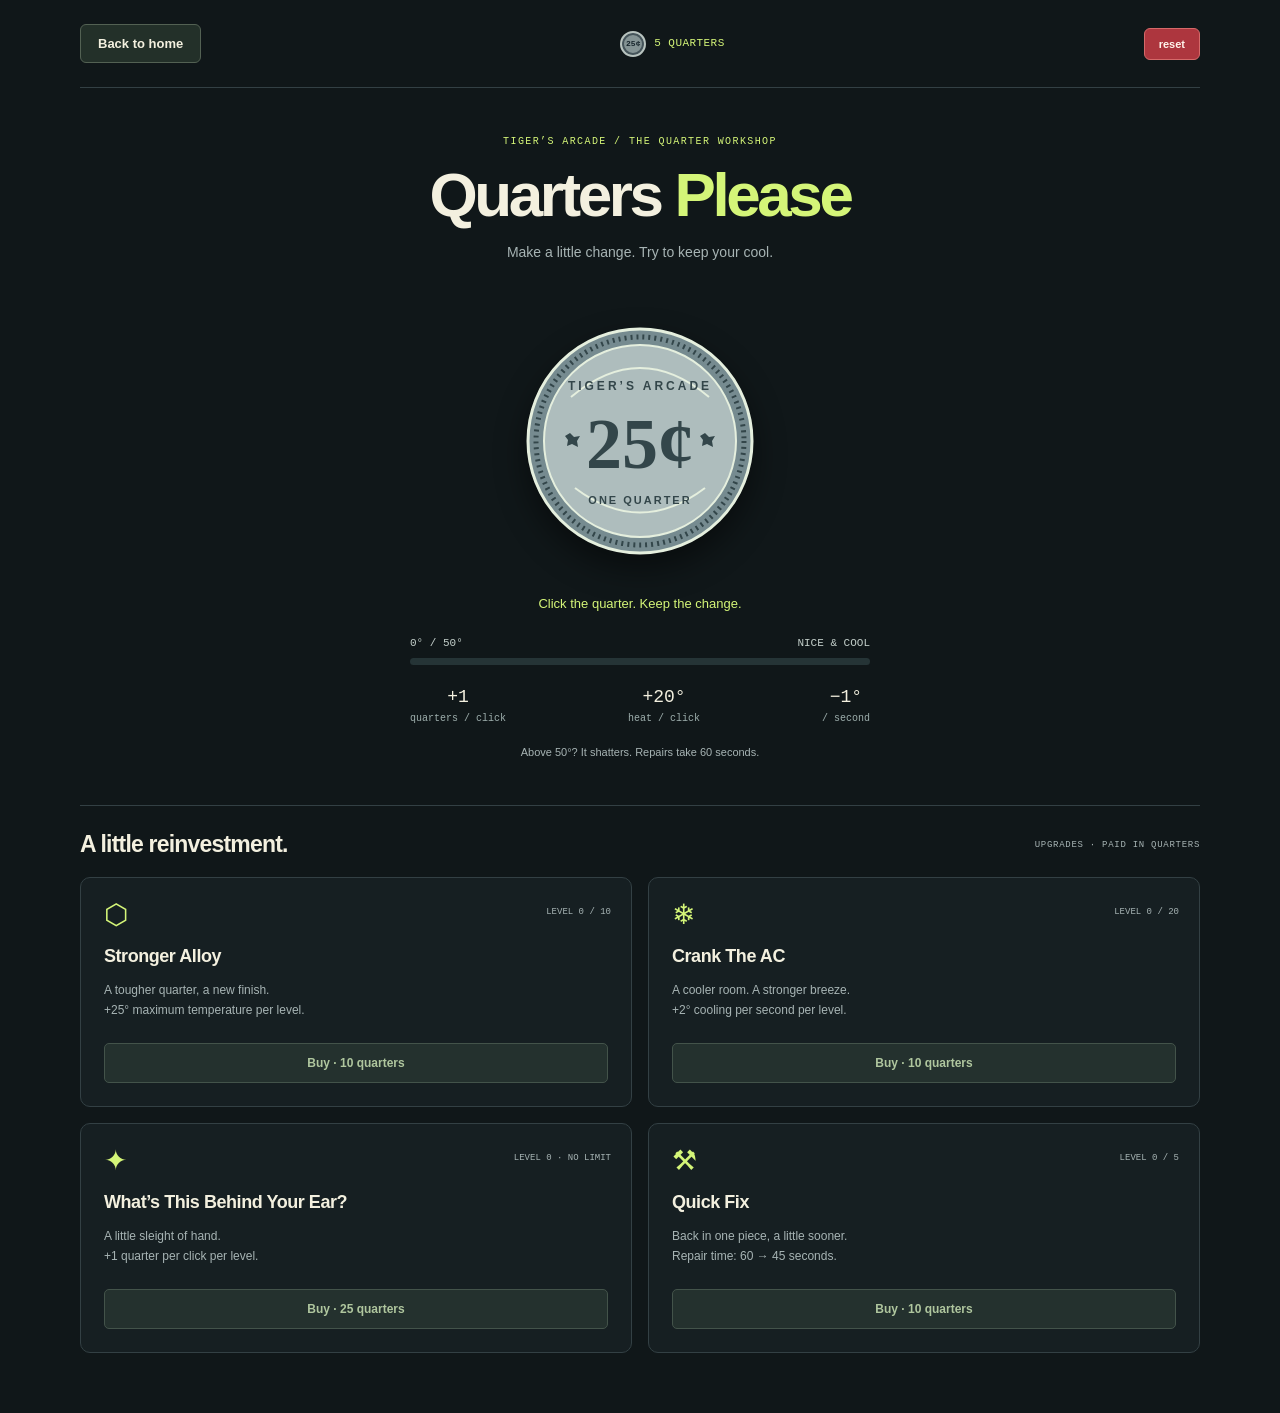
<file: quarters-please.html>
<!doctype html>
<html lang="en">
<head>
  <meta charset="utf-8">
  <meta name="viewport" content="width=device-width, initial-scale=1">
  <meta name="theme-color" content="#101719">
  <title>Quarters Please · Tiger’s Arcade</title>
  <link rel="stylesheet" href="arcade.css">
  <link rel="stylesheet" href="quarters-please.css">
  <style>
    :root{color-scheme:dark;font-family:Arial,Helvetica,sans-serif;background:#101719;color:#f3f0df}
    *{box-sizing:border-box}body{margin:0;min-height:100dvh}.controls{width:min(1120px,calc(100% - 36px));margin:auto;padding:24px 0;display:flex;justify-content:space-between;gap:16px}
    .home,.reset{font:700 13px Arial,sans-serif;border:1px solid #536153;border-radius:6px;padding:11px 17px;text-decoration:none;cursor:pointer;background:#233029;color:#f3f0df}
    .home:hover{background:#344331}.reset,.reset-dialog button.danger{border-color:#d56969;background:#ad363e;color:#fff4eb}.reset:hover,.reset-dialog button.danger:hover{background:#c2464e}
    .home:focus-visible,.reset:focus-visible{outline:3px solid #d4f578;outline-offset:4px}.reset-dialog .actions{display:flex;justify-content:center;gap:12px}.reset-dialog .actions button{margin:0;padding:11px 19px}.reset-dialog button:disabled{opacity:.6;cursor:wait}
  </style>
</head>
<body>
  <main>
  <nav class="controls" aria-label="Quarters Please controls">
    <a class="home" href="./">Back to home</a>
    <span data-arcade-wallet id="quarters-wallet"></span>
    <button class="reset" id="reset" type="button">reset</button>
  </nav>
  <header class="intro">
    <p class="eyebrow">Tiger’s Arcade / The quarter workshop</p>
    <h1>Quarters <span>Please</span></h1>
    <p>Make a little change. Try to keep your cool.</p>
  </header>
  <section class="workshop" aria-label="Quarter clicker">
    <div class="wind" id="wind" aria-hidden="true"></div>
    <div class="coin-stage" id="coin-stage">
      <svg class="coin-definitions" aria-hidden="true" width="0" height="0"><defs>
        <symbol id="quarter-art" viewBox="0 0 240 240">
          <circle cx="120" cy="120" r="112" fill="var(--coin-edge)" stroke="var(--coin-light)" stroke-width="3"/>
          <circle cx="120" cy="120" r="104" fill="none" stroke="var(--coin-ink)" stroke-width="5" stroke-dasharray="2 4"/>
          <circle cx="120" cy="120" r="96" fill="var(--coin-face)" stroke="var(--coin-light)" stroke-width="2"/>
          <path d="M51 76 Q120 18 189 76M55 167 Q120 216 185 167" fill="none" stroke="var(--coin-light)" stroke-width="2"/>
          <text x="120" y="69" text-anchor="middle" font-size="12" font-family="Arial,sans-serif" font-weight="bold" letter-spacing="3" fill="var(--coin-ink)">TIGER’S ARCADE</text>
          <text x="120" y="147" text-anchor="middle" font-size="72" font-family="Georgia,serif" font-weight="bold" fill="var(--coin-ink)">25¢</text>
          <path d="M50 112l4 4 6-1-3 5 1 6-6-3-5 2 1-6-3-4zM185 112l4 4 6-1-3 5 1 6-6-3-5 2 1-6-3-4z" fill="var(--coin-ink)"/>
          <text x="120" y="183" text-anchor="middle" font-size="11" font-family="Arial,sans-serif" font-weight="bold" letter-spacing="2" fill="var(--coin-ink)">ONE QUARTER</text>
        </symbol>
      </defs></svg>
      <div class="coin-halo" aria-hidden="true"></div>
      <button class="quarter" id="quarter" type="button" aria-label="Click quarter to earn 1 quarter"><svg viewBox="0 0 240 240" aria-hidden="true"><use href="#quarter-art"/></svg></button>
      <div class="shards" id="shards" aria-hidden="true"></div>
    </div>
    <div class="coin-readout">
      <p class="coin-status" id="coin-status" role="status">Click the quarter. Keep the change.</p>
      <div class="temperature-label"><span id="temperature">0° / 50°</span><span id="heat-label">NICE &amp; COOL</span></div>
      <div class="temperature-track" id="temperature-meter" role="meter" aria-label="Quarter temperature" aria-valuemin="0" aria-valuemax="50" aria-valuenow="0"><span id="temperature-fill"></span></div>
      <p class="repair-note" id="repair-note" hidden>Reassembling <span id="repair-countdown">60s</span><progress id="repair-progress" max="60" value="0" aria-label="Quarter repair progress"></progress></p>
      <div class="coin-stats"><span><strong id="per-click">+1</strong> quarters / click</span><span><strong>+20°</strong> heat / click</span><span><strong id="cooling">−1°</strong> / second</span></div>
      <p class="limit-note" id="limit-note">Above 50°? It shatters. Repairs take 60 seconds.</p>
    </div>
  </section>
  <section class="upgrades" aria-labelledby="upgrades-title">
    <div class="shop-heading"><h2 id="upgrades-title">A little reinvestment.</h2><span>UPGRADES · PAID IN QUARTERS</span></div>
    <div class="upgrade-grid">
      <article class="upgrade-card"><span class="upgrade-icon" aria-hidden="true">⬡</span><p class="upgrade-level" id="alloy-level">LEVEL 0 / 10</p><h3>Stronger Alloy</h3><p>A tougher quarter, a new finish.<br>+25° maximum temperature per level.</p><button type="button" id="buy-alloy" data-upgrade="alloy">Buy · 10 quarters</button></article>
      <article class="upgrade-card"><span class="upgrade-icon" aria-hidden="true">❄</span><p class="upgrade-level" id="ac-level">LEVEL 0 / 20</p><h3>Crank The AC</h3><p>A cooler room. A stronger breeze.<br>+2° cooling per second per level.</p><button type="button" id="buy-ac" data-upgrade="ac">Buy · 10 quarters</button></article>
      <article class="upgrade-card"><span class="upgrade-icon" aria-hidden="true">✦</span><p class="upgrade-level" id="ear-level">LEVEL 0 · NO LIMIT</p><h3>What’s This Behind Your Ear?</h3><p>A little sleight of hand.<br>+1 quarter per click per level.</p><button type="button" id="buy-ear" data-upgrade="ear">Buy · 25 quarters</button></article>
      <article class="upgrade-card"><span class="upgrade-icon" aria-hidden="true">⚒</span><p class="upgrade-level" id="repair-level">LEVEL 0 / 5</p><h3>Quick Fix</h3><p>Back in one piece, a little sooner.<br><span id="repair-effect">Repair time: 60 → 45 seconds.</span></p><button type="button" id="buy-repair" data-upgrade="repair">Buy · 10 quarters</button></article>
    </div>
    <p class="shop-message" id="shop-message" role="status"></p>
    <p class="save-notice" id="save-notice" hidden></p>
  </section>
  </main>
  <dialog class="arcade-dialog reset-dialog" id="reset-dialog" aria-labelledby="reset-title" aria-describedby="reset-description">
    <h2 id="reset-title">Are you sure?</h2>
    <p id="reset-description">Reset keeps at most 5 quarters. Any extra quarters will be lost.</p>
    <div class="actions"><button type="button" id="cancel-reset" autofocus>Cancel</button><button type="button" class="danger" id="confirm-reset">reset</button></div>
  </dialog>
  <script src="arcade.js"></script>
  <script src="quarters-please.js"></script>
  <script>
    const resetDialog=document.getElementById('reset-dialog'),resetButton=document.getElementById('reset'),confirmReset=document.getElementById('confirm-reset');
    resetButton.addEventListener('click',()=>{resetDialog.showModal();document.getElementById('cancel-reset').focus()});
    document.getElementById('cancel-reset').addEventListener('click',()=>resetDialog.close());
    confirmReset.addEventListener('click',async()=>{
      confirmReset.disabled=true;
      try{await Arcade.resetQuarters();resetDialog.close()}finally{confirmReset.disabled=false}
    });
    resetDialog.addEventListener('close',()=>resetButton.focus());
  </script>
</body>
</html>
</file>
<file: arcade.css>
[data-arcade-wallet].arcade-wallet{display:inline-flex;align-items:center;gap:8px;white-space:nowrap;color:#d4f578;font:11px/1.3 Consolas,'Courier New',monospace;text-transform:uppercase;letter-spacing:.04em}
.arcade-wallet::before{content:'25¢';display:grid;place-items:center;width:22px;height:22px;border:2px solid #b8c3bf;border-radius:50%;box-shadow:inset 0 0 0 2px #45545a;background:#849394;color:#17252c;font:bold 8px Consolas,monospace;letter-spacing:0}
.arcade-wallet.arcade-empty{color:#f2a68e}.arcade-brand-group{display:flex;flex-direction:column;align-items:flex-start;gap:6px}.arcade-brand-group .arcade-wallet{font-size:10px}.arcade-brand-group .arcade-wallet::before{width:17px;height:17px;font-size:6px;border-width:1px}
.arcade-insert{position:fixed;z-index:10000;top:18px;left:50%;transform:translateX(-50%);display:flex;align-items:center;gap:15px;padding:12px 22px;background:#172327f5;border:1px solid #859874;border-radius:10px;color:#eff2d9;box-shadow:0 10px 40px #0008;pointer-events:none;max-width:calc(100vw - 24px);font:12px Consolas,monospace;white-space:nowrap}.arcade-insert[hidden]{display:none!important}
.arcade-insert-art{position:relative;width:80px;height:62px;display:block}.arcade-slot{position:absolute;right:4px;top:0;width:30px;height:62px;border:5px ridge #a5acab;border-radius:3px;background:#ae4849}.arcade-slot::before{content:'';position:absolute;left:8px;top:5px;width:4px;height:22px;background:#151d24}.arcade-slot::after{content:'25¢';position:absolute;left:0;bottom:4px;width:20px;text-align:center;color:#ffdea9;font:bold 9px Consolas,monospace}.arcade-coin{position:absolute;top:4px;left:0;width:38px;height:38px;border:3px double #e2e6dc;background:#98a5a5;border-radius:50%;color:#34444a;display:grid;place-items:center;font:bold 10px Consolas,monospace;animation:arcade-coin-in .65s ease-in forwards;z-index:1}
@keyframes arcade-coin-in{0%{transform:translateX(-12px) rotate(-25deg);opacity:1}65%{transform:translateX(48px) scaleX(.3);opacity:1}100%{transform:translateX(55px) scaleX(.05);opacity:0}}
.arcade-dialog{width:min(420px,calc(100vw - 32px));box-sizing:border-box;border:1px solid #81946d;border-radius:12px;padding:28px;background:#172327;color:#f3f0df;box-shadow:0 20px 90px #000b;text-align:center;font-family:Arial,Helvetica,sans-serif}.arcade-dialog::backdrop{background:#070d16cc}.arcade-dialog h2{font-size:27px;letter-spacing:-.03em;color:#f2a68e;margin:0 0 12px}.arcade-dialog p{font-size:14px;line-height:1.6;color:#b8c6c4;margin:0 0 20px}.arcade-dialog .arcade-get-quarters{display:block;background:#d4f578;color:#172327;padding:12px;border-radius:6px;text-decoration:none;font-size:14px;font-weight:bold}.arcade-dialog button{display:block;margin:14px auto 0;padding:8px 12px;border:1px solid #526768;background:#233538;color:#e4e9da;border-radius:6px;font:12px Arial,sans-serif;cursor:pointer}.arcade-dialog a:focus-visible,.arcade-dialog button:focus-visible{outline:3px solid white;outline-offset:4px}
@media(max-width:700px){[data-arcade-wallet].arcade-wallet{font-size:10px;letter-spacing:0}.arcade-wallet::before{width:19px;height:19px}.arcade-insert{top:8px;padding:8px 14px;font-size:11px}}
@media(prefers-reduced-motion:reduce){.arcade-coin{animation:none;left:35px;transform:scaleX(.4)}}
</file>
<file: pac-bryan/pac-bryan.css>
:root{color-scheme:dark;font-family:Arial,Helvetica,sans-serif;background:#101719;color:#f3f0df;--lime:#d4f578;--pink:#f29bc0;--muted:#a7b4b4;--line:#334044}
*{box-sizing:border-box}body{margin:0}button,a,input{-webkit-tap-highlight-color:transparent}button,input{font:inherit}button,.button{border:1px solid #435154;border-radius:6px;padding:9px 13px;background:#202c2f;color:#e1e8dc;text-decoration:none;font-size:12px;cursor:pointer}button:hover,.button:hover{border-color:var(--lime);color:var(--lime)}button:disabled{opacity:.4;cursor:default}button:focus-visible,a:focus-visible,input:focus-visible,canvas:focus-visible{outline:3px solid var(--lime);outline-offset:4px}[hidden]{display:none!important}.mono,.eyebrow,.hud,.life-strip,.keys,.score-guide,.status,footer{font-family:Consolas,'Courier New',monospace}
.shell{width:min(1160px,calc(100% - 64px));margin:auto}.topbar{height:94px;border-bottom:1px solid var(--line);display:flex;justify-content:space-between;align-items:center;gap:18px}.brand{color:#eef0df;text-decoration:none;font-size:14px;font-weight:800;letter-spacing:.03em}.top-actions{display:flex;gap:8px}.layout{display:grid;grid-template-columns:minmax(0,600px) minmax(300px,1fr);gap:58px;padding:34px 0 30px;align-items:start}.cabinet{width:100%;max-width:min(600px,calc((100dvh - 205px)*.870968));justify-self:center;border:1px solid #405254;border-radius:10px;overflow:hidden;background:#080f17;box-shadow:0 20px 50px #0003}.hud{display:grid;grid-template-columns:1.25fr 1.4fr .8fr .7fr;gap:8px;padding:16px 15px 13px;background:#182124}.hud small{display:block;color:#a8b8b4;font-size:9px;letter-spacing:.08em;margin-bottom:6px}.hud b{display:block;font-size:20px;font-weight:500;letter-spacing:.04em;color:#f5f1d9}.hud>div:nth-child(2) b{color:var(--pink)}.hud>div:last-child b{color:var(--lime)}.stage{position:relative;aspect-ratio:27/31;background:#080d18}canvas{display:block;width:100%;height:100%;touch-action:none}.life-strip{padding:12px 14px;background:#182124;display:flex;justify-content:space-between;gap:7px;flex-wrap:wrap;font-size:10px;color:#c5d1c3}.life-strip #dots{font-size:9px;color:#8fa5a5}.life-strip progress{width:100%;height:3px;border:0;border-radius:4px;overflow:hidden;appearance:none;background:#35413d}.life-strip progress::-webkit-progress-bar{background:#35413d}.life-strip progress::-webkit-progress-value{background:var(--lime)}.life-strip progress::-moz-progress-bar{background:var(--lime)}
.eyebrow{color:var(--lime);font-size:10px;letter-spacing:.13em;line-height:1.5;margin:0 0 17px}.rail h1{font-size:clamp(56px,6.6vw,86px);line-height:.9;letter-spacing:-.065em;margin:0 0 22px;position:relative;display:inline-block}.rail h1>span:first-child{color:var(--lime)}.rail .title-dot{position:absolute;font-size:23px;right:-30px;bottom:6px;color:var(--pink)}.tagline{font-size:14px;line-height:1.6;color:var(--muted);margin:0 0 24px}.run-info{display:flex;align-items:center;gap:8px;font-size:9px;letter-spacing:.04em;border-top:1px solid var(--line);padding:16px 0}.run-info strong{font-weight:500}.mode-dot{width:6px;height:6px;border-radius:50%;background:var(--pink);flex-shrink:0}#powerTime{margin-left:auto;color:var(--lime);white-space:nowrap}.section-heading{display:flex;align-items:center;justify-content:space-between;gap:8px;margin:0 0 15px}.section-heading h2{font-size:14px;letter-spacing:-.02em;margin:0}.section-heading>span{font-size:8px;color:#95a8a7;letter-spacing:.04em}.ghost-row{display:flex;align-items:flex-start;gap:12px;margin-bottom:14px}.ghost-icon{width:24px;height:25px;margin-top:2px;border-radius:12px 12px 2px 2px;background:var(--ghost);position:relative;flex-shrink:0;clip-path:polygon(0 0,100% 0,100% 100%,75% 86%,50% 100%,25% 86%,0 100%)}.ghost-icon:before,.ghost-icon:after{content:'';position:absolute;background:#fff;border-right:3px solid #283e7a;top:9px;width:7px;height:8px;border-radius:50%}.ghost-icon:before{left:4px}.ghost-icon:after{left:14px}.ghost-row strong{font-size:11px;display:block;margin:0 0 3px;color:var(--ghost)}.ghost-row p{font-size:11px;line-height:1.5;color:var(--muted);margin:0}.fine{font-size:10px;line-height:1.6;color:#98adac;margin:10px 0 0}.fruit-guide{border-top:1px solid var(--line);margin-top:19px;padding-top:18px}.fruits{display:grid;grid-template-columns:repeat(7,1fr);gap:4px}.fruit{padding:8px 2px;text-align:center;background:#192326;border:1px solid transparent;border-radius:5px}.fruit.current{border-color:#9aaf67}.fruit span{display:block;font-size:21px;margin-bottom:6px}.fruit b{font:9px Consolas,monospace;color:#d6deca}.score-guide{display:flex;justify-content:space-between;gap:5px;font-size:8px;color:#9fb1ac;padding:17px 0}.score-guide b{color:#e7e9d4;font-weight:400}.scores-button{width:100%;display:flex;justify-content:space-between;padding:12px 13px;border-color:#52644c;background:#d4f57808;color:var(--lime)}.keys{font-size:9px;line-height:1.9;color:#a1b4b2;margin:16px 0}.keys b{color:#d5dfcd;font-weight:400}.status{font-size:10px;line-height:1.7;color:#c1d394;margin:14px 0 0}.storage-note{font-size:11px;line-height:1.5;color:#ffc495}footer{border-top:1px solid var(--line);padding:21px 0 25px;display:flex;justify-content:space-between;gap:18px;font-size:9px;color:#92a4a2}
.overlay{position:absolute;inset:0;background:#080d18d9;display:grid;place-items:center;padding:20px}.panel{background:#172226f5;border:1px solid #5c7261;border-radius:10px;padding:28px 25px;text-align:center;box-shadow:0 20px 80px #0008;max-width:390px;width:100%;max-height:100%;overflow:auto}.panel .eyebrow{font-size:8px;margin-bottom:15px;color:var(--pink)}.panel h2{font-size:36px;line-height:1.05;letter-spacing:-.05em;margin:0 0 14px}.panel>p:not(.eyebrow){font-size:12px;line-height:1.7;color:#b8cac6;margin:12px 0 18px}.panel-actions{display:flex;flex-direction:column;gap:8px}.primary{background:var(--lime);color:#172321;border-color:var(--lime);font-size:13px;font-weight:bold;padding:13px}.primary:hover{color:#172321;background:#e0ff92}.panel .panel-hint{font-size:9px!important;margin:15px 0 0!important;color:#9aaea8!important}.panel .result{color:var(--lime)!important;font-size:27px!important;font-family:Consolas,monospace}.name-controls{display:flex;gap:6px}.name-controls input{min-width:0;width:100%;background:#0b171b;color:#f3f0df;border:1px solid #546860;border-radius:5px;padding:9px;font-size:16px}.name-controls button{white-space:nowrap;font-size:10px}#nameForm{margin:15px 0;text-align:left}#nameForm label{display:block;margin-bottom:8px;font-size:12px;color:var(--pink)}#nameForm small{display:block;font-size:10px;color:#9aafa4;margin-top:8px}
.touch-controls{display:none;gap:16px;align-items:center;justify-content:center;margin:15px 0 0}.dpad{display:grid;grid-template-columns:repeat(3,43px);grid-template-rows:repeat(2,40px);gap:4px}.dpad button{font-size:20px;touch-action:none;user-select:none;padding:0}.dpad [data-dir=up]{grid-column:2}.dpad [data-dir=left]{grid-column:1;grid-row:2}.dpad [data-dir=down]{grid-column:2;grid-row:2}.dpad [data-dir=right]{grid-column:3;grid-row:2}.dpad .active{border-color:var(--lime);background:#435835}.touch-controls p{font-size:12px;line-height:1.7;color:#d7e0c7;margin:0}.touch-controls p span{font-size:10px;color:#9aafaa}dialog{width:min(520px,calc(100vw - 32px));max-height:85dvh;overflow:auto;background:#172226;color:#f3f0df;border:1px solid #627963;border-radius:12px;padding:25px;box-shadow:0 24px 90px #0009}dialog::backdrop{background:#050c13cf}.dialog-heading{display:flex;justify-content:space-between;align-items:center;gap:16px}.dialog-heading .eyebrow{margin:0 0 8px;font-size:9px}.dialog-heading h2{margin:0;font-size:30px;letter-spacing:-.04em}.table-wrap{overflow:auto}table{border-collapse:collapse;width:100%;margin-top:16px;font-size:12px;font-variant-numeric:tabular-nums}th,td{border-bottom:1px solid #354746;padding:12px 6px;text-align:right}th{color:#9db2a9;font-size:9px;text-transform:uppercase}th:nth-child(2),td:nth-child(2){text-align:left;overflow-wrap:anywhere;max-width:170px}td:nth-child(3){color:var(--lime)}#emptyScores{padding:25px 0;text-align:center;font-size:13px;color:#b8c9ba}
.difficulty-note{font-size:16px;line-height:1.5;color:var(--lime);margin:14px 0 0}
@media(pointer:coarse){.touch-controls{display:flex}}
@media(min-width:800px) and (max-height:850px){.layout{gap:40px}.rail h1{font-size:54px;margin-bottom:12px}.tagline{margin-bottom:13px;font-size:12px}.rail>.eyebrow{margin-bottom:12px}.ghost-row{margin-bottom:9px}.ghost-row p{font-size:10px}.fruit-guide{margin-top:12px;padding-top:13px}.fine{font-size:9px}.run-info{padding:13px 0}}
@media(max-width:799px){.shell{width:calc(100% - 28px)}.topbar{height:77px;gap:10px}.brand{font-size:11px}.top-actions{gap:5px}.top-actions button,.top-actions .button{font-size:10px;padding:8px}.layout{display:flex;flex-direction:column;gap:23px;padding:19px 0}.cabinet{max-width:min(520px,calc((100dvh - 250px)*.870968));align-self:center}.rail{width:100%;display:flex;flex-direction:column}.rail>h1,.rail>.eyebrow,.rail>.tagline{display:none}.touch-controls{display:flex;order:-3;margin:0 0 15px}.run-info{order:-2;margin:0;padding:12px 0;border-bottom:1px solid var(--line);border-top:0}.status{order:-1;margin:9px 0 19px}.keys{font-size:10px}.intel{margin-top:5px}.ghost-row{margin-bottom:12px}.ghost-row p{font-size:12px}.fruits{gap:6px}.fruit{padding:10px 3px}.fruit span{font-size:24px}.fruit b{font-size:10px}.section-heading>span{font-size:9px}.fine{font-size:11px}.score-guide{font-size:10px}footer{font-size:8px}.hud{padding:10px 11px}.hud small{font-size:8px;margin-bottom:4px}.hud b{font-size:17px}.life-strip{padding:9px 11px;font-size:9px}.panel{padding:21px 16px}.panel h2{font-size:29px}.panel>p:not(.eyebrow){font-size:11px;line-height:1.5}.panel .eyebrow{font-size:7px}.panel .primary{padding:11px;font-size:12px}}
@media(max-width:380px){.top-actions #sound{padding:8px 6px}.brand{font-size:10px}.top-actions{gap:3px}.hud b{font-size:15px}.panel{padding:16px 12px}.panel h2{font-size:25px}.panel .eyebrow,.panel .panel-hint{display:none}.name-controls{flex-direction:column}.fruits{gap:3px}}
@media(orientation:landscape) and (max-height:600px){.topbar{height:60px}.layout{display:grid;grid-template-columns:1fr 1fr;gap:28px;padding:15px 0}.cabinet{max-width:calc((100dvh - 160px)*.870968)}.rail>h1,.rail>.eyebrow,.rail>.tagline,.intel,.fruit-guide,.score-guide,.keys,footer{display:none}.touch-controls{display:flex;margin:15px 0}.run-info{font-size:8px}.panel{padding:13px}.panel h2{font-size:23px}.panel .eyebrow,.panel .panel-hint{display:none}.panel>p:not(.eyebrow){font-size:10px;line-height:1.4;margin:7px 0 12px}.primary{padding:9px}.hud{padding:8px}.hud b{font-size:14px}.hud small{font-size:7px}.life-strip{padding:7px;font-size:8px}}
@media(prefers-reduced-motion:reduce){*,*::before,*::after{scroll-behavior:auto!important;animation:none!important;transition:none!important}}
</file>
<file: quarters-please.css>
:root{--ac:0;--coin-face:#aebdbd;--coin-edge:#768b90;--coin-light:#e5efde;--coin-ink:#33464a;--heat:0}
body{background:radial-gradient(ellipse at 50% 32%,rgb(30 105 180 / var(--ac)),transparent 75%),#101719}
.controls{align-items:center;border-bottom:1px solid #334044}.controls .reset{font-size:11px;padding:9px 14px}.intro{text-align:center;padding:38px 18px 0}.eyebrow{color:#d4f578;font:10px Consolas,monospace;letter-spacing:.14em;text-transform:uppercase}h1{font-size:clamp(36px,6vw,62px);letter-spacing:-.055em;margin:12px 0}h1 span{color:#d4f578}.intro>p:last-child{color:#a7b4b4;font-size:14px}
.workshop{position:relative;overflow:hidden;padding:0 16px 24px}.coin-stage{position:relative;width:310px;height:310px;max-width:100%;margin:12px auto 0;display:grid;place-items:center;--scatter:0}.coin-definitions{position:absolute}.quarter{position:relative;z-index:2;width:240px;height:240px;max-width:80%;padding:0;border:0;background:none;border-radius:50%;cursor:pointer;touch-action:manipulation;-webkit-tap-highlight-color:transparent;filter:drop-shadow(0 14px 16px #0007);transition:transform .12s,filter .2s}.quarter svg{display:block;width:100%;height:100%}.quarter:hover:not(:disabled){transform:translateY(-3px) rotate(-3deg);filter:drop-shadow(0 14px 20px #0009) brightness(1.08)}.quarter:active:not(:disabled){transform:scale(.95)}.quarter:focus-visible{outline:3px solid #d4f578;outline-offset:8px}.quarter:disabled{visibility:hidden;cursor:wait}.coin-halo{position:absolute;inset:20px;border-radius:50%;background:radial-gradient(circle,rgb(255 60 20 / var(--heat)),transparent 70%);filter:blur(15px);pointer-events:none}.shards{position:absolute;z-index:3;inset:35px;pointer-events:none;visibility:hidden}.broken .shards{visibility:visible}.shard{position:absolute;inset:0;width:100%;height:100%;transform:translate(calc(var(--dx) * var(--scatter)),calc(var(--dy) * var(--scatter))) rotate(calc(var(--spin) * var(--scatter)));transition:transform .2s linear;filter:drop-shadow(0 3px 3px #0005)}
.coin-readout{position:relative;z-index:4;max-width:460px;margin:0 auto;text-align:center}.coin-status{font-size:13px;color:#d4f578;min-height:18px;margin:0 0 23px}.temperature-label{display:flex;justify-content:space-between;font:11px Consolas,monospace;color:#c3cfca;margin:0 0 9px;gap:10px}.temperature-track{height:7px;background:#253436;border-radius:20px;overflow:hidden}.temperature-track>span{display:block;height:100%;width:0;background:linear-gradient(90deg,#d4f578,#f7b55c,#ff5343);border-radius:inherit;transition:width .15s}.coin-stats{display:flex;justify-content:space-between;gap:8px;margin:22px 0;color:#9eafad;font:10px Consolas,monospace}.coin-stats strong{display:block;margin-bottom:6px;font-size:18px;font-weight:400;color:#f3f0df}.limit-note{font-size:11px;color:#a7b4b4}.repair-note{color:#ffc198;font:12px Consolas,monospace}.repair-note span{margin-left:8px}.repair-note progress{display:block;width:100%;height:5px;margin-top:12px;accent-color:#d4f578}
.upgrades{width:min(1120px,calc(100% - 36px));margin:12px auto 30px}.shop-heading{border-top:1px solid #334044;padding:25px 0 19px;display:flex;align-items:center;justify-content:space-between;gap:14px}.shop-heading h2{font-size:23px;letter-spacing:-.035em;margin:0}.shop-heading>span{font:9px Consolas,monospace;letter-spacing:.08em;color:#a7b4b4}.upgrade-grid{display:grid;grid-template-columns:repeat(2,minmax(0,1fr));gap:16px}.upgrade-card{position:relative;padding:23px;background:#182124d9;border:1px solid #334044;border-radius:10px}.upgrade-icon{color:#d4f578;font:28px Georgia,serif;line-height:1}.upgrade-level{position:absolute;top:20px;right:20px;font:9px Consolas,monospace;color:#a7b4b4}.upgrade-card h3{font-size:18px;letter-spacing:-.025em;min-height:22px;margin:17px 0 12px}.upgrade-card>p:not(.upgrade-level){color:#a7b4b4;font-size:12px;line-height:1.7;margin:0 0 22px}.upgrade-card button{width:100%;padding:12px 8px;border:1px solid #91aa55;border-radius:5px;background:#d4f578;color:#172327;font:bold 12px Arial,sans-serif;cursor:pointer}.upgrade-card button:hover:not(:disabled){background:#e5ff9e}.upgrade-card button:disabled{background:#24312e;color:#afc69e;border-color:#43534a;cursor:not-allowed}.upgrade-card button:focus-visible{outline:3px solid #fff;outline-offset:4px}.shop-message,.save-notice{font-size:12px;color:#d4f578;min-height:16px}.save-notice{color:#ffc198}
.wind{position:absolute;inset:0;pointer-events:none;overflow:hidden}.wind-streak{position:absolute;left:-30%;width:var(--length);height:1px;background:linear-gradient(90deg,transparent,#9bdbff,transparent);opacity:calc(.08 + var(--ac) * .7);animation:breeze var(--speed) linear infinite;animation-delay:var(--delay);box-shadow:0 0 5px #8ad4ff55}.flying-quarter{position:fixed;z-index:1000;display:grid;place-items:center;width:25px;height:25px;border:2px double #dde6dd;border-radius:50%;background:#96a9ad;color:#243c46;font:bold 8px Georgia,serif;pointer-events:none;box-shadow:0 3px 8px #0005}
@keyframes breeze{from{transform:translateX(-10vw)}to{transform:translateX(150vw)}}
@media(max-width:800px){.upgrade-grid{grid-template-columns:1fr}.upgrade-card{padding:20px}.upgrade-card h3{min-height:0}.shop-heading{align-items:flex-start;flex-direction:column;gap:10px}.intro{padding-top:26px}.coin-stage{width:290px;height:290px}.shards{inset:25px}.controls{gap:9px}.controls .home{font-size:11px;padding:10px}.controls [data-arcade-wallet]{font-size:10px}.upgrade-card>p:not(.upgrade-level){margin-bottom:16px}}
@media(prefers-reduced-motion:reduce){*,*::before,*::after{animation:none!important;transition:none!important}.quarter:hover:not(:disabled){transform:none}.wind-streak{left:10%;width:70%;opacity:calc(var(--ac) * .15)}}
</file>
